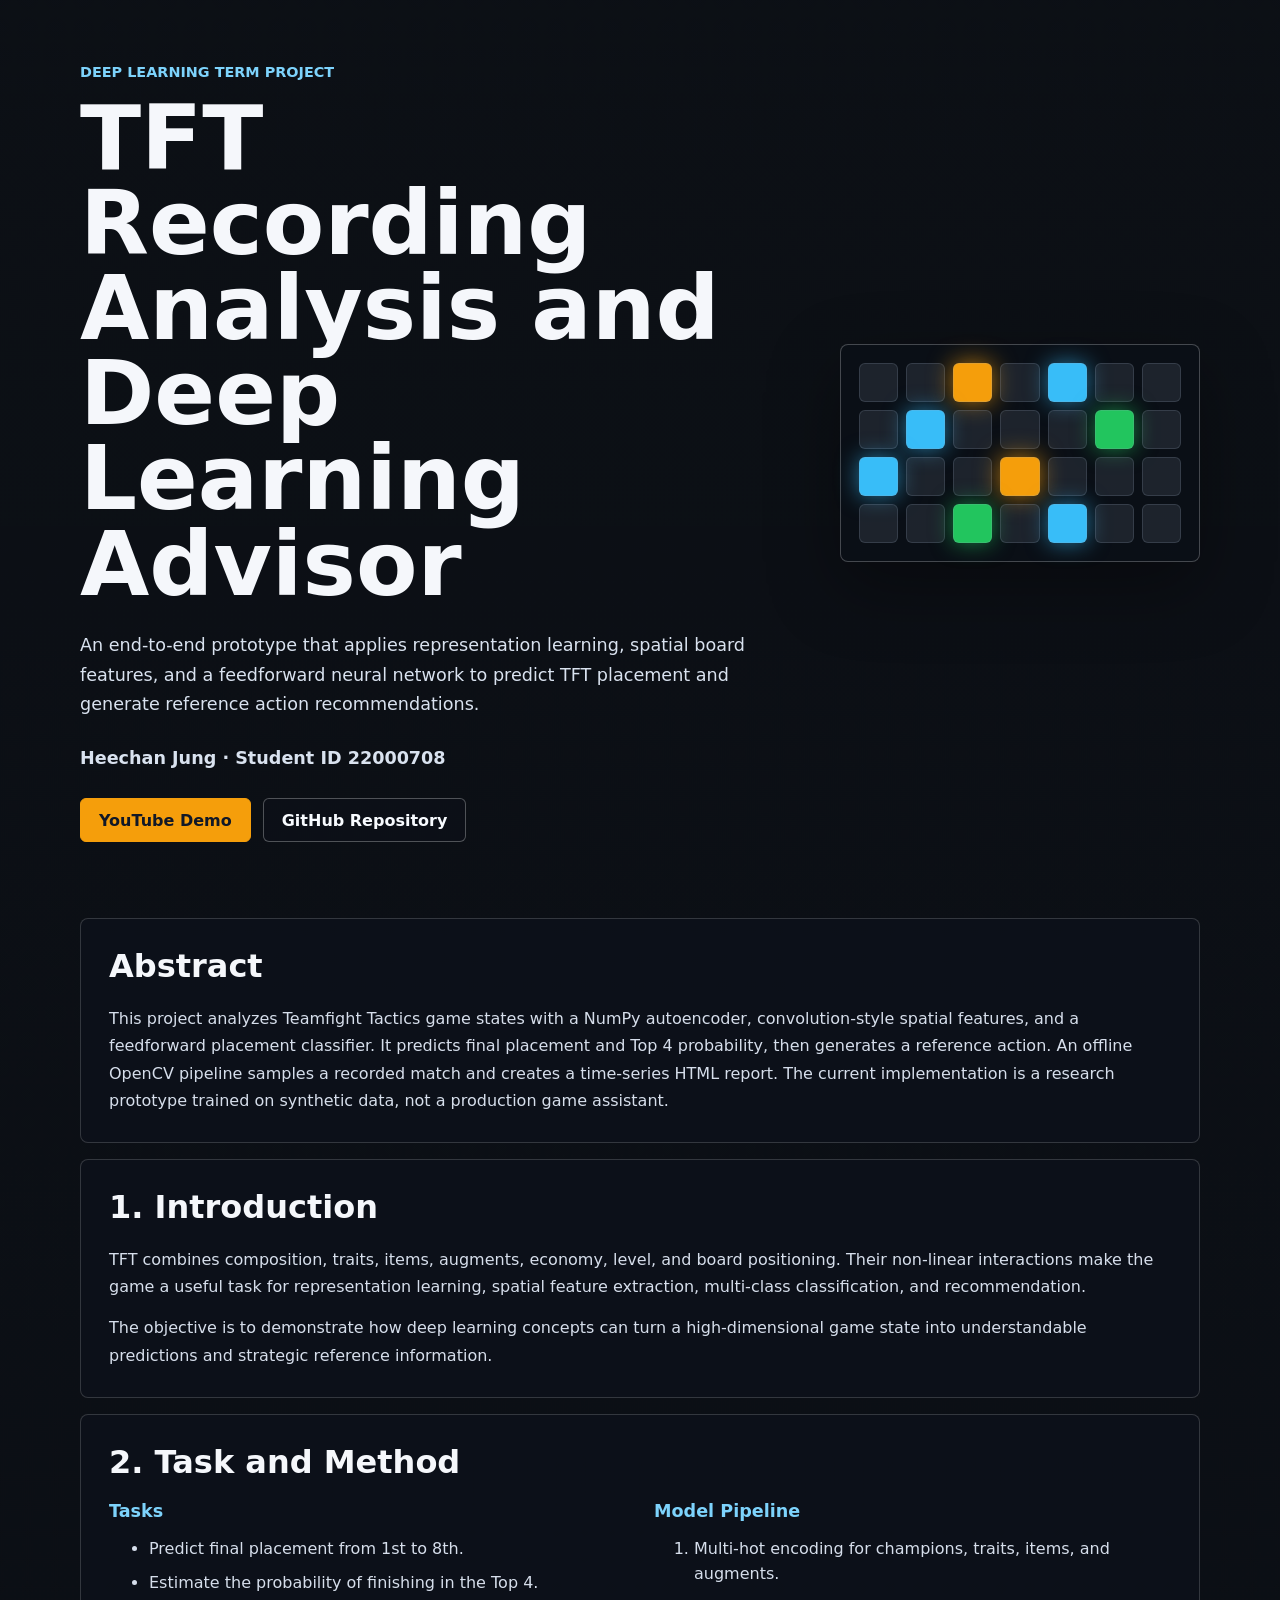
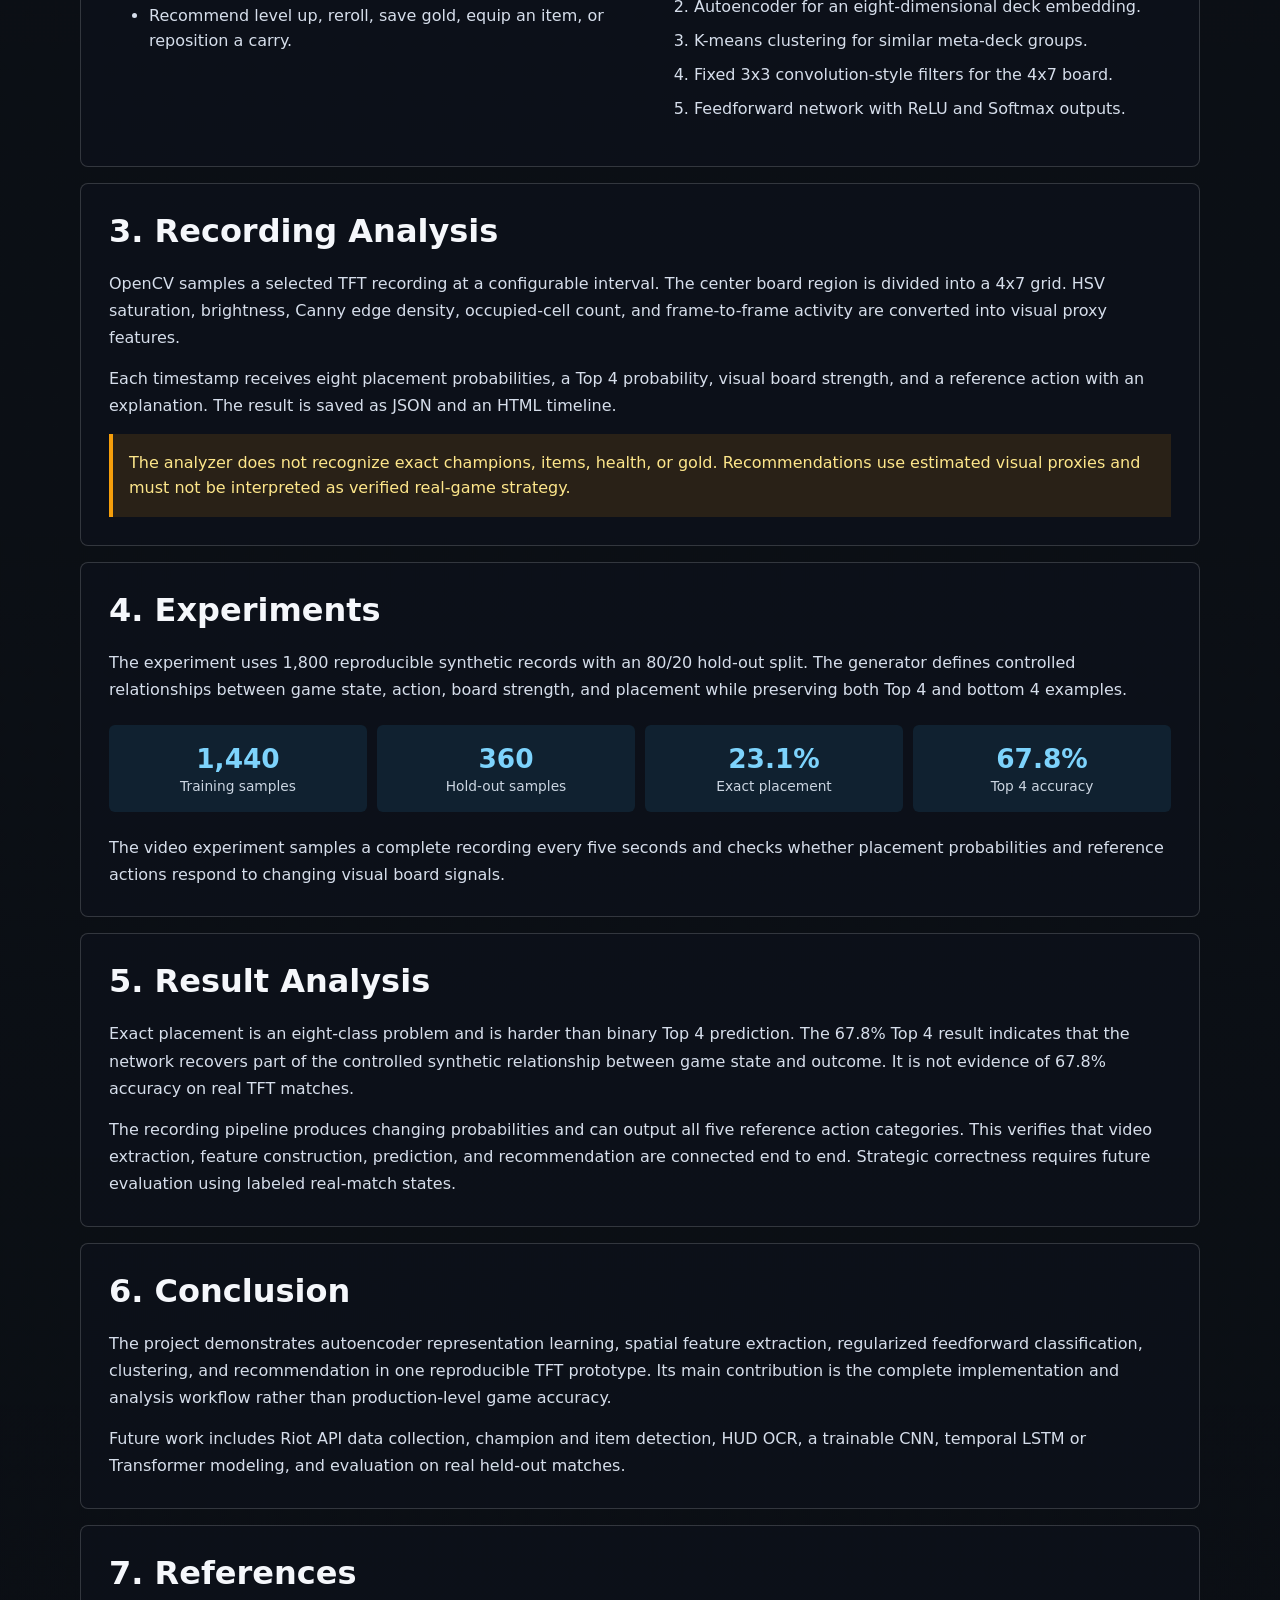
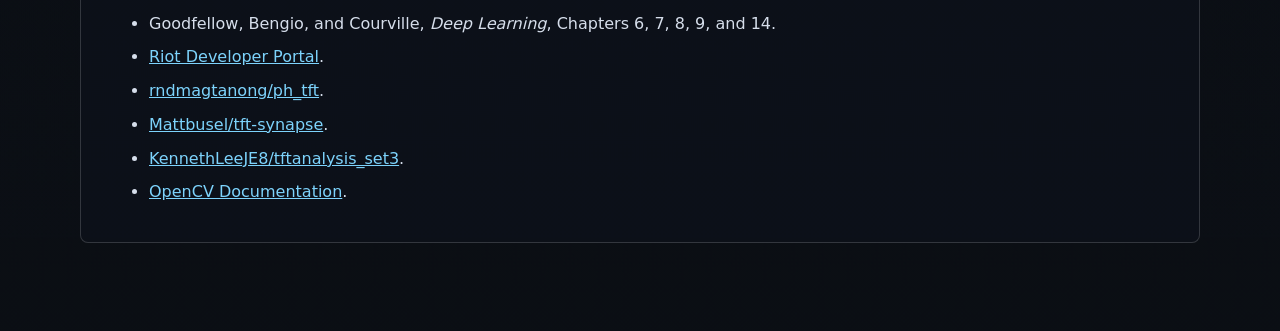
<file: index.html>
<!doctype html>
<html lang="en">
  <head>
    <meta charset="utf-8" />
    <meta name="viewport" content="width=device-width, initial-scale=1" />
    <title>TFT Recording Analysis and Deep Learning Advisor</title>
    <link rel="stylesheet" href="styles.css" />
  </head>
  <body>
    <main>
      <section class="hero">
        <div class="hero-copy">
          <p class="eyebrow">Deep Learning Term Project</p>
          <h1>TFT Recording Analysis and Deep Learning Advisor</h1>
          <p>
            An end-to-end prototype that applies representation learning,
            spatial board features, and a feedforward neural network to predict
            TFT placement and generate reference action recommendations.
          </p>
          <p class="student">Heechan Jung · Student ID 22000708</p>
          <div class="links">
            <a href="https://youtu.be/YOUR_VIDEO_ID">YouTube Demo</a>
            <a href="https://github.com/HISCHAN12/deeplearning">GitHub Repository</a>
          </div>
        </div>
        <div class="board" aria-label="TFT board visualization">
          <span></span><span></span><span class="unit carry"></span><span></span><span class="unit"></span><span></span><span></span>
          <span></span><span class="unit"></span><span></span><span></span><span></span><span class="unit tank"></span><span></span>
          <span class="unit"></span><span></span><span></span><span class="unit carry"></span><span></span><span></span><span></span>
          <span></span><span></span><span class="unit tank"></span><span></span><span class="unit"></span><span></span><span></span>
        </div>
      </section>

      <section class="paper">
        <article>
          <h2>Abstract</h2>
          <p>
            This project analyzes Teamfight Tactics game states with a NumPy
            autoencoder, convolution-style spatial features, and a feedforward
            placement classifier. It predicts final placement and Top 4
            probability, then generates a reference action. An offline OpenCV
            pipeline samples a recorded match and creates a time-series HTML
            report. The current implementation is a research prototype trained
            on synthetic data, not a production game assistant.
          </p>
        </article>

        <article>
          <h2>1. Introduction</h2>
          <p>
            TFT combines composition, traits, items, augments, economy, level,
            and board positioning. Their non-linear interactions make the game
            a useful task for representation learning, spatial feature
            extraction, multi-class classification, and recommendation.
          </p>
          <p>
            The objective is to demonstrate how deep learning concepts can turn
            a high-dimensional game state into understandable predictions and
            strategic reference information.
          </p>
        </article>

        <article>
          <h2>2. Task and Method</h2>
          <div class="columns">
            <div>
              <h3>Tasks</h3>
              <ul>
                <li>Predict final placement from 1st to 8th.</li>
                <li>Estimate the probability of finishing in the Top 4.</li>
                <li>Recommend level up, reroll, save gold, equip an item, or reposition a carry.</li>
              </ul>
            </div>
            <div>
              <h3>Model Pipeline</h3>
              <ol>
                <li>Multi-hot encoding for champions, traits, items, and augments.</li>
                <li>Autoencoder for an eight-dimensional deck embedding.</li>
                <li>K-means clustering for similar meta-deck groups.</li>
                <li>Fixed 3x3 convolution-style filters for the 4x7 board.</li>
                <li>Feedforward network with ReLU and Softmax outputs.</li>
              </ol>
            </div>
          </div>
        </article>

        <article>
          <h2>3. Recording Analysis</h2>
          <p>
            OpenCV samples a selected TFT recording at a configurable interval.
            The center board region is divided into a 4x7 grid. HSV saturation,
            brightness, Canny edge density, occupied-cell count, and
            frame-to-frame activity are converted into visual proxy features.
          </p>
          <p>
            Each timestamp receives eight placement probabilities, a Top 4
            probability, visual board strength, and a reference action with an
            explanation. The result is saved as JSON and an HTML timeline.
          </p>
          <div class="notice">
            The analyzer does not recognize exact champions, items, health, or
            gold. Recommendations use estimated visual proxies and must not be
            interpreted as verified real-game strategy.
          </div>
        </article>

        <article>
          <h2>4. Experiments</h2>
          <p>
            The experiment uses 1,800 reproducible synthetic records with an
            80/20 hold-out split. The generator defines controlled relationships
            between game state, action, board strength, and placement while
            preserving both Top 4 and bottom 4 examples.
          </p>
          <div class="metrics">
            <div><strong>1,440</strong><span>Training samples</span></div>
            <div><strong>360</strong><span>Hold-out samples</span></div>
            <div><strong>23.1%</strong><span>Exact placement</span></div>
            <div><strong>67.8%</strong><span>Top 4 accuracy</span></div>
          </div>
          <p>
            The video experiment samples a complete recording every five
            seconds and checks whether placement probabilities and reference
            actions respond to changing visual board signals.
          </p>
        </article>

        <article>
          <h2>5. Result Analysis</h2>
          <p>
            Exact placement is an eight-class problem and is harder than binary
            Top 4 prediction. The 67.8% Top 4 result indicates that the network
            recovers part of the controlled synthetic relationship between
            game state and outcome. It is not evidence of 67.8% accuracy on
            real TFT matches.
          </p>
          <p>
            The recording pipeline produces changing probabilities and can
            output all five reference action categories. This verifies that
            video extraction, feature construction, prediction, and
            recommendation are connected end to end. Strategic correctness
            requires future evaluation using labeled real-match states.
          </p>
        </article>

        <article>
          <h2>6. Conclusion</h2>
          <p>
            The project demonstrates autoencoder representation learning,
            spatial feature extraction, regularized feedforward classification,
            clustering, and recommendation in one reproducible TFT prototype.
            Its main contribution is the complete implementation and analysis
            workflow rather than production-level game accuracy.
          </p>
          <p>
            Future work includes Riot API data collection, champion and item
            detection, HUD OCR, a trainable CNN, temporal LSTM or Transformer
            modeling, and evaluation on real held-out matches.
          </p>
        </article>

        <article>
          <h2>7. References</h2>
          <ul class="references">
            <li>Goodfellow, Bengio, and Courville, <em>Deep Learning</em>, Chapters 6, 7, 8, 9, and 14.</li>
            <li><a href="https://developer.riotgames.com/">Riot Developer Portal</a>.</li>
            <li><a href="https://github.com/rndmagtanong/ph_tft">rndmagtanong/ph_tft</a>.</li>
            <li><a href="https://github.com/Mattbusel/tft-synapse">Mattbusel/tft-synapse</a>.</li>
            <li><a href="https://github.com/KennethLeeJE8/tftanalysis_set3">KennethLeeJE8/tftanalysis_set3</a>.</li>
            <li><a href="https://docs.opencv.org/">OpenCV Documentation</a>.</li>
          </ul>
        </article>
      </section>
    </main>
  </body>
</html>
</file>
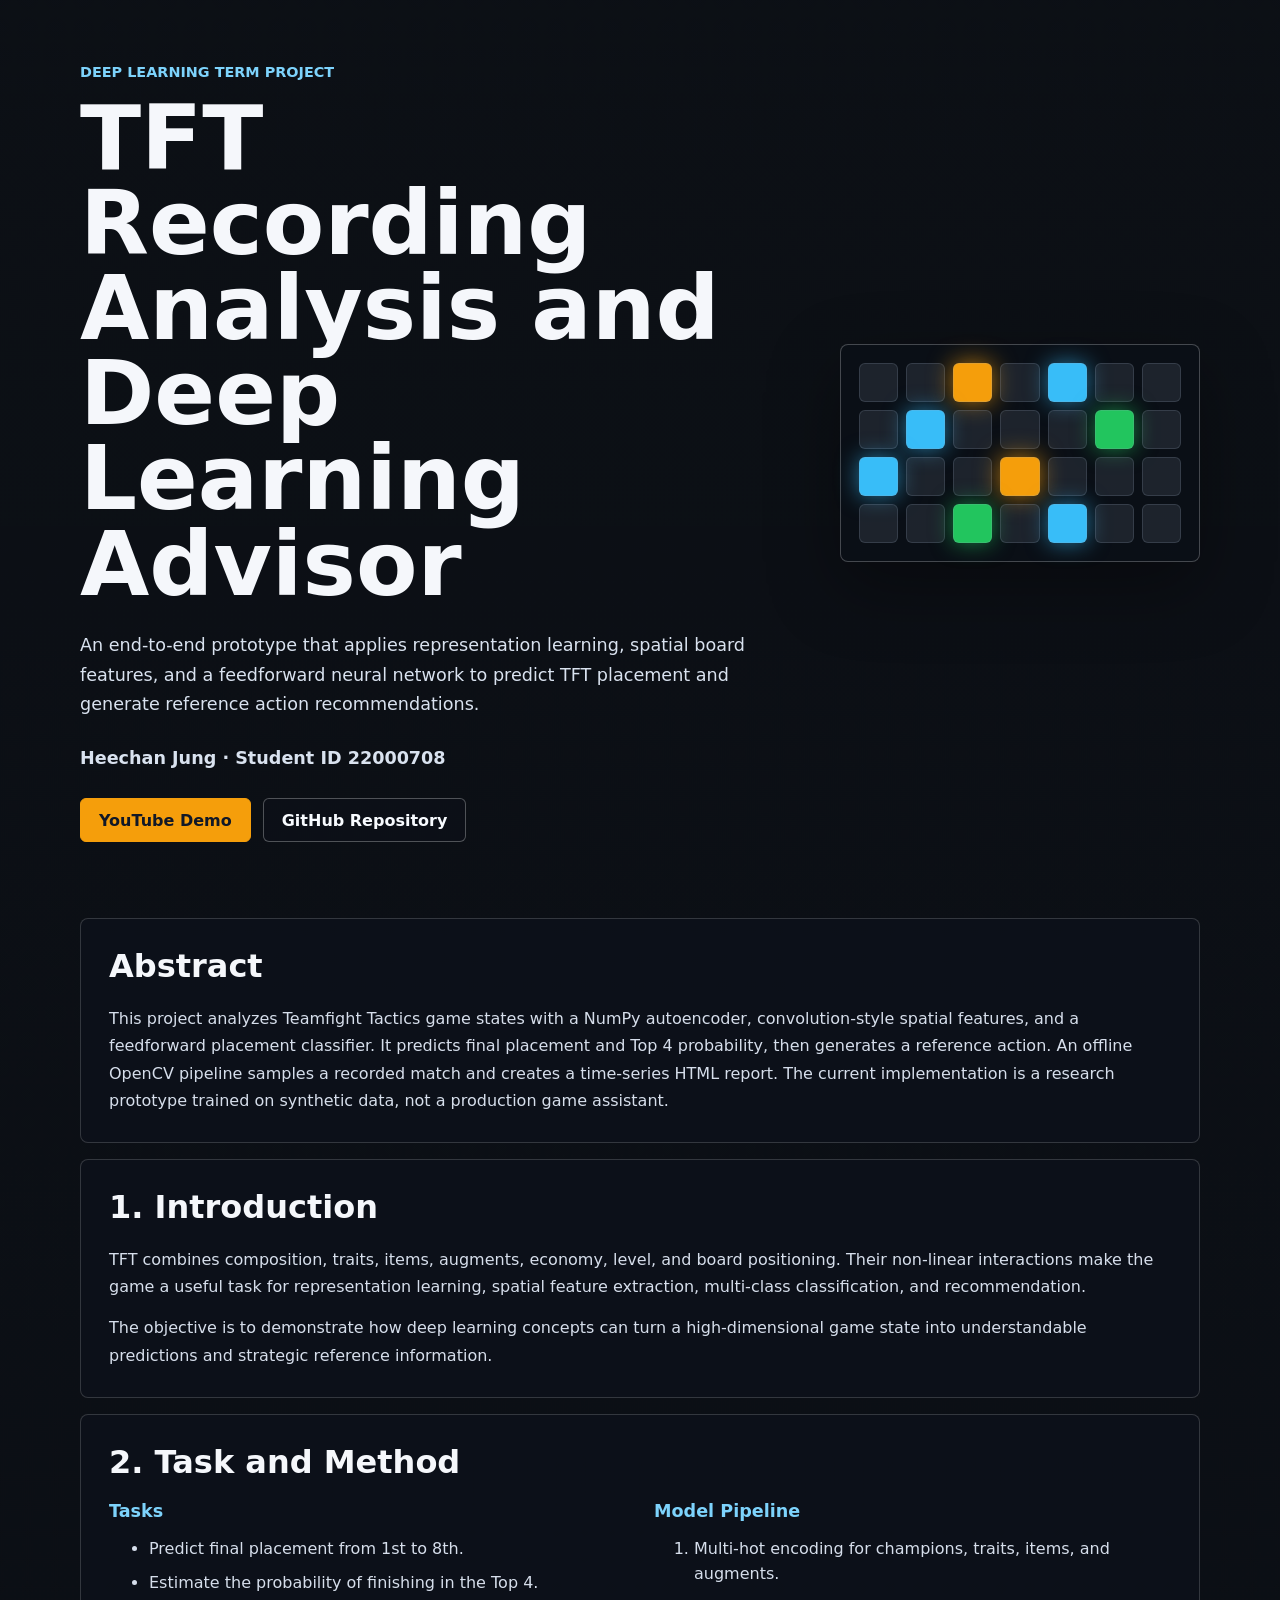
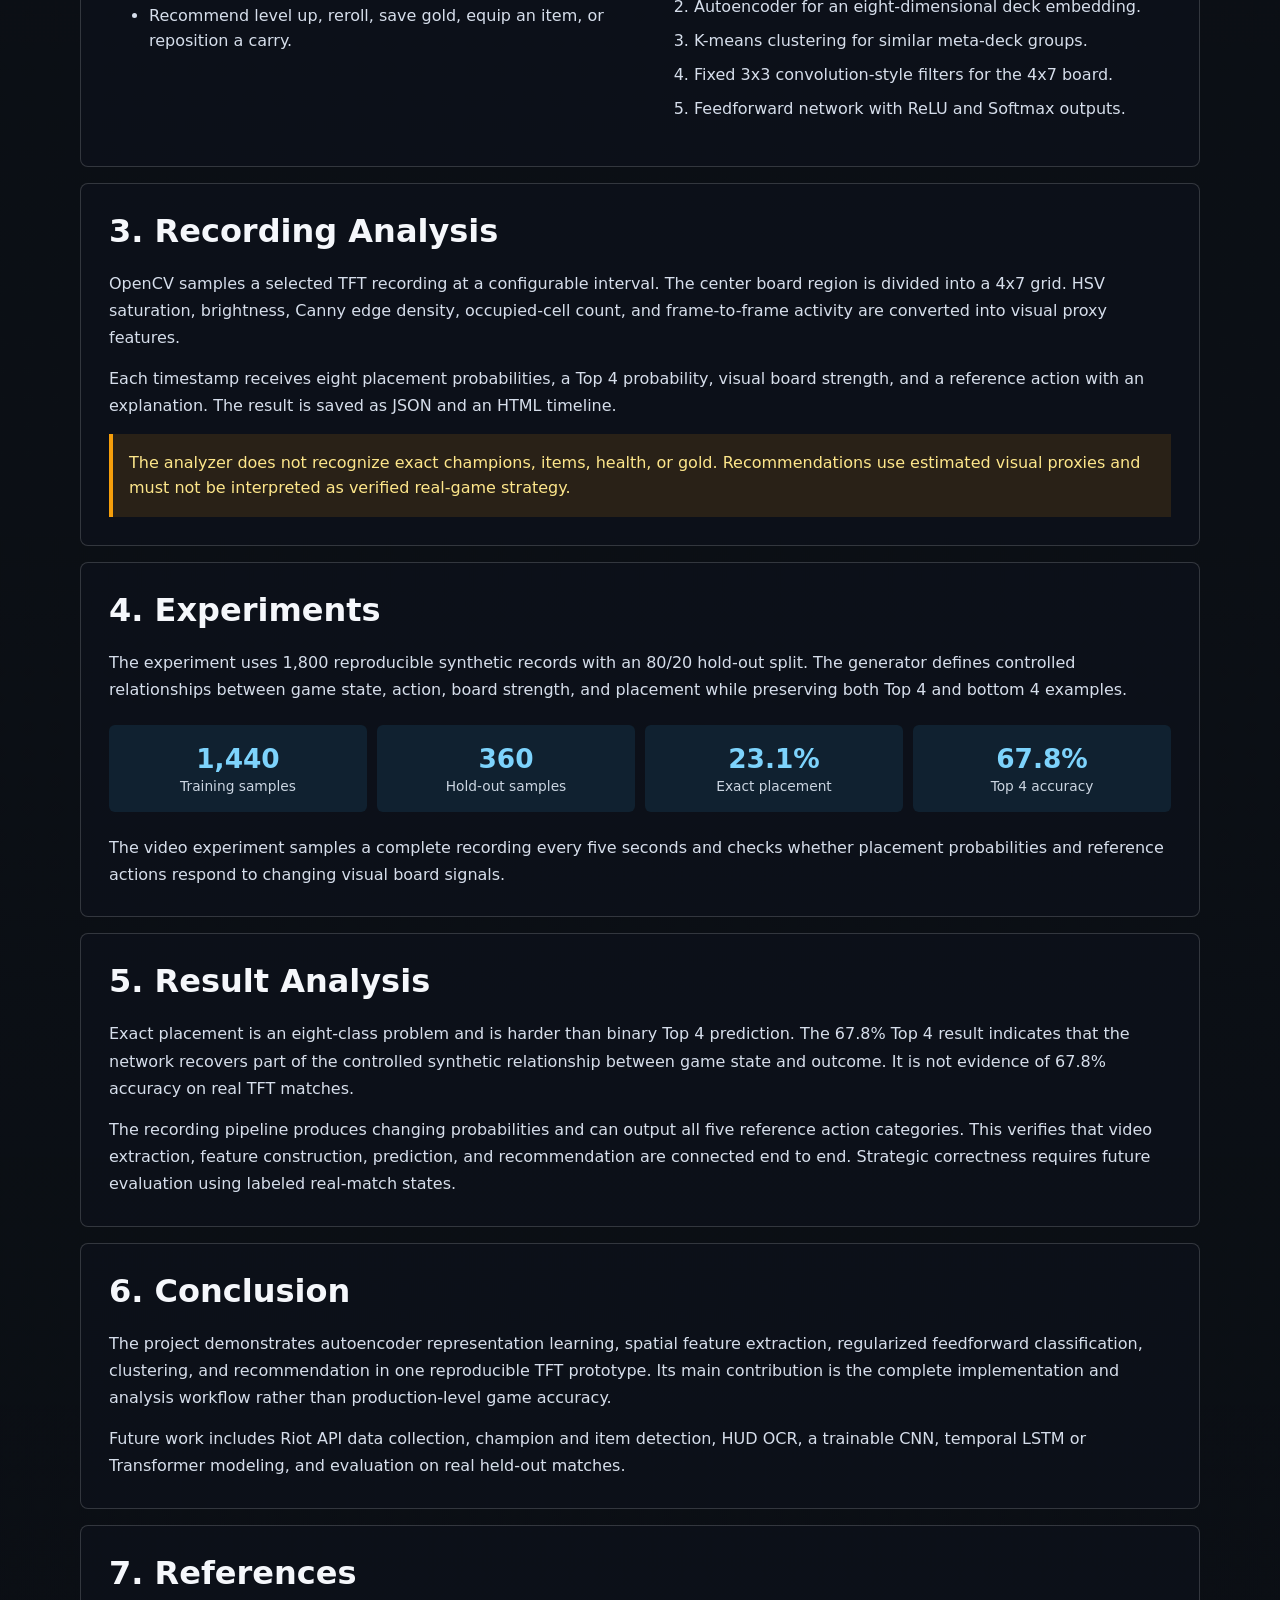
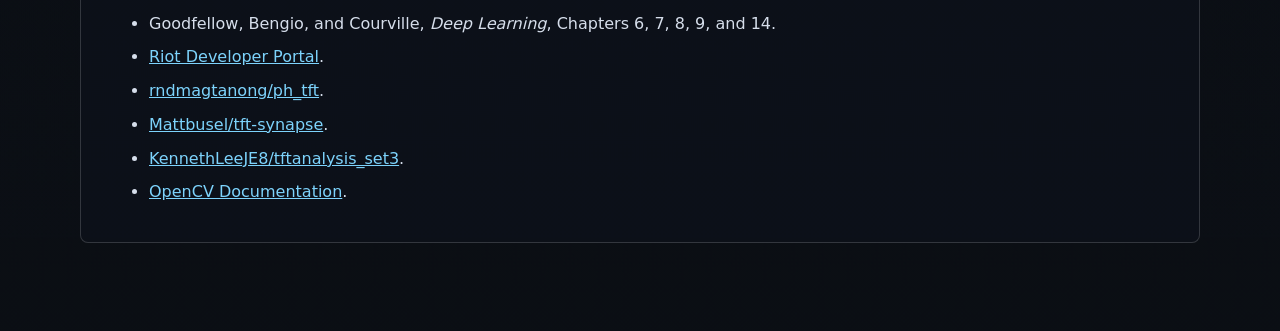
<file: project/index.html>
<!doctype html>
<html lang="en">
  <head>
    <meta charset="utf-8" />
    <meta name="viewport" content="width=device-width, initial-scale=1" />
    <title>TFT Recording Analysis and Deep Learning Advisor</title>
    <link rel="stylesheet" href="styles.css" />
  </head>
  <body>
    <main>
      <section class="hero">
        <div class="hero-copy">
          <p class="eyebrow">Deep Learning Term Project</p>
          <h1>TFT Recording Analysis and Deep Learning Advisor</h1>
          <p>
            An end-to-end prototype that applies representation learning,
            spatial board features, and a feedforward neural network to predict
            TFT placement and generate reference action recommendations.
          </p>
          <p class="student">Heechan Jung · Student ID 22000708</p>
          <div class="links">
            <a href="https://www.youtube.com/watch?v=1gKApD5DP4Q">YouTube Demo</a>
            <a href="https://github.com/HISCHAN12/deeplearning">GitHub Repository</a>
          </div>
        </div>
        <div class="board" aria-label="TFT board visualization">
          <span></span><span></span><span class="unit carry"></span><span></span><span class="unit"></span><span></span><span></span>
          <span></span><span class="unit"></span><span></span><span></span><span></span><span class="unit tank"></span><span></span>
          <span class="unit"></span><span></span><span></span><span class="unit carry"></span><span></span><span></span><span></span>
          <span></span><span></span><span class="unit tank"></span><span></span><span class="unit"></span><span></span><span></span>
        </div>
      </section>

      <section class="paper">
        <article>
          <h2>Abstract</h2>
          <p>
            This project analyzes Teamfight Tactics game states with a NumPy
            autoencoder, convolution-style spatial features, and a feedforward
            placement classifier. It predicts final placement and Top 4
            probability, then generates a reference action. An offline OpenCV
            pipeline samples a recorded match and creates a time-series HTML
            report. The current implementation is a research prototype trained
            on synthetic data, not a production game assistant.
          </p>
        </article>

        <article>
          <h2>1. Introduction</h2>
          <p>
            TFT combines composition, traits, items, augments, economy, level,
            and board positioning. Their non-linear interactions make the game
            a useful task for representation learning, spatial feature
            extraction, multi-class classification, and recommendation.
          </p>
          <p>
            The objective is to demonstrate how deep learning concepts can turn
            a high-dimensional game state into understandable predictions and
            strategic reference information.
          </p>
        </article>

        <article>
          <h2>2. Task and Method</h2>
          <div class="columns">
            <div>
              <h3>Tasks</h3>
              <ul>
                <li>Predict final placement from 1st to 8th.</li>
                <li>Estimate the probability of finishing in the Top 4.</li>
                <li>Recommend level up, reroll, save gold, equip an item, or reposition a carry.</li>
              </ul>
            </div>
            <div>
              <h3>Model Pipeline</h3>
              <ol>
                <li>Multi-hot encoding for champions, traits, items, and augments.</li>
                <li>Autoencoder for an eight-dimensional deck embedding.</li>
                <li>K-means clustering for similar meta-deck groups.</li>
                <li>Fixed 3x3 convolution-style filters for the 4x7 board.</li>
                <li>Feedforward network with ReLU and Softmax outputs.</li>
              </ol>
            </div>
          </div>
        </article>

        <article>
          <h2>3. Recording Analysis</h2>
          <p>
            OpenCV samples a selected TFT recording at a configurable interval.
            The center board region is divided into a 4x7 grid. HSV saturation,
            brightness, Canny edge density, occupied-cell count, and
            frame-to-frame activity are converted into visual proxy features.
          </p>
          <p>
            Each timestamp receives eight placement probabilities, a Top 4
            probability, visual board strength, and a reference action with an
            explanation. The result is saved as JSON and an HTML timeline.
          </p>
          <div class="notice">
            The analyzer does not recognize exact champions, items, health, or
            gold. Recommendations use estimated visual proxies and must not be
            interpreted as verified real-game strategy.
          </div>
        </article>

        <article>
          <h2>4. Experiments</h2>
          <p>
            The experiment uses 1,800 reproducible synthetic records with an
            80/20 hold-out split. The generator defines controlled relationships
            between game state, action, board strength, and placement while
            preserving both Top 4 and bottom 4 examples.
          </p>
          <div class="metrics">
            <div><strong>1,440</strong><span>Training samples</span></div>
            <div><strong>360</strong><span>Hold-out samples</span></div>
            <div><strong>23.1%</strong><span>Exact placement</span></div>
            <div><strong>67.8%</strong><span>Top 4 accuracy</span></div>
          </div>
          <p>
            The video experiment samples a complete recording every five
            seconds and checks whether placement probabilities and reference
            actions respond to changing visual board signals.
          </p>
        </article>

        <article>
          <h2>5. Result Analysis</h2>
          <p>
            Exact placement is an eight-class problem and is harder than binary
            Top 4 prediction. The 67.8% Top 4 result indicates that the network
            recovers part of the controlled synthetic relationship between
            game state and outcome. It is not evidence of 67.8% accuracy on
            real TFT matches.
          </p>
          <p>
            The recording pipeline produces changing probabilities and can
            output all five reference action categories. This verifies that
            video extraction, feature construction, prediction, and
            recommendation are connected end to end. Strategic correctness
            requires future evaluation using labeled real-match states.
          </p>
        </article>

        <article>
          <h2>6. Conclusion</h2>
          <p>
            The project demonstrates autoencoder representation learning,
            spatial feature extraction, regularized feedforward classification,
            clustering, and recommendation in one reproducible TFT prototype.
            Its main contribution is the complete implementation and analysis
            workflow rather than production-level game accuracy.
          </p>
          <p>
            Future work includes Riot API data collection, champion and item
            detection, HUD OCR, a trainable CNN, temporal LSTM or Transformer
            modeling, and evaluation on real held-out matches.
          </p>
        </article>

        <article>
          <h2>7. References</h2>
          <ul class="references">
            <li>Goodfellow, Bengio, and Courville, <em>Deep Learning</em>, Chapters 6, 7, 8, 9, and 14.</li>
            <li><a href="https://developer.riotgames.com/">Riot Developer Portal</a>.</li>
            <li><a href="https://github.com/rndmagtanong/ph_tft">rndmagtanong/ph_tft</a>.</li>
            <li><a href="https://github.com/Mattbusel/tft-synapse">Mattbusel/tft-synapse</a>.</li>
            <li><a href="https://github.com/KennethLeeJE8/tftanalysis_set3">KennethLeeJE8/tftanalysis_set3</a>.</li>
            <li><a href="https://docs.opencv.org/">OpenCV Documentation</a>.</li>
          </ul>
        </article>
      </section>
    </main>
  </body>
</html>
</file>
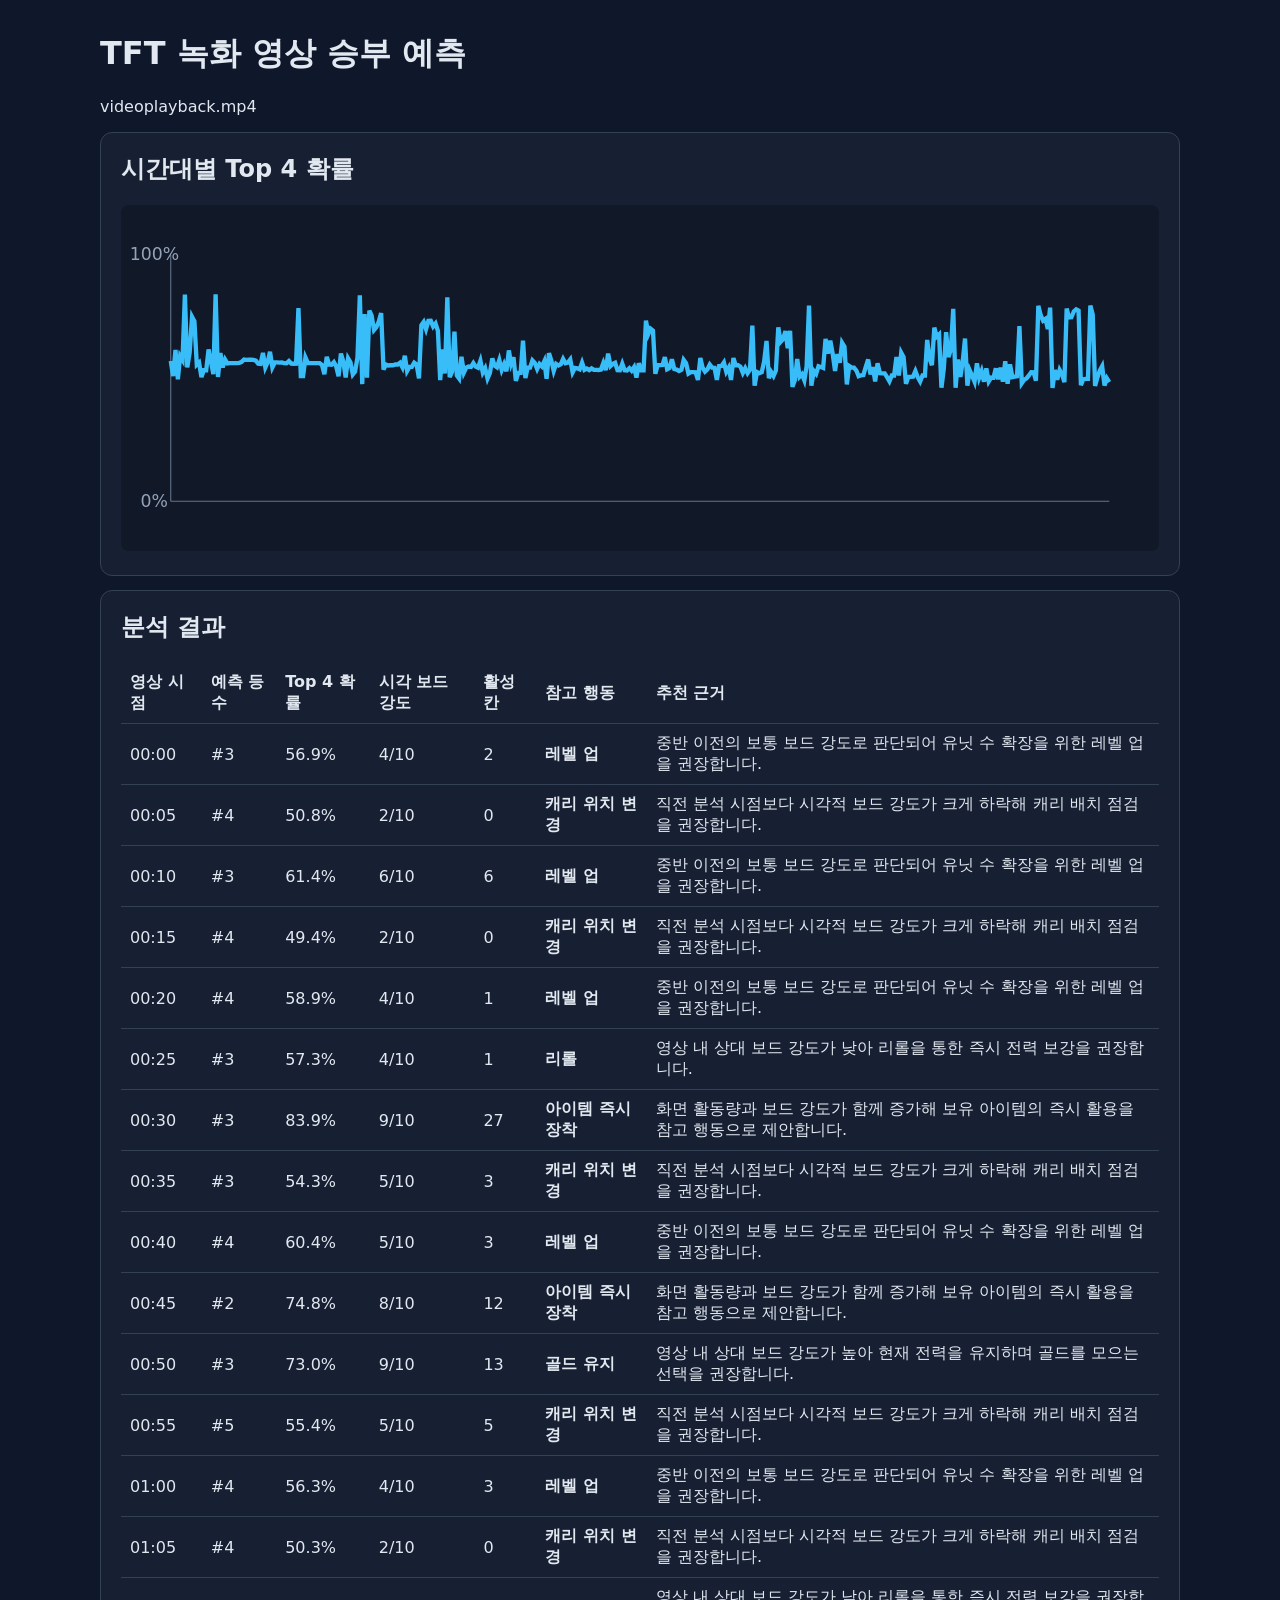
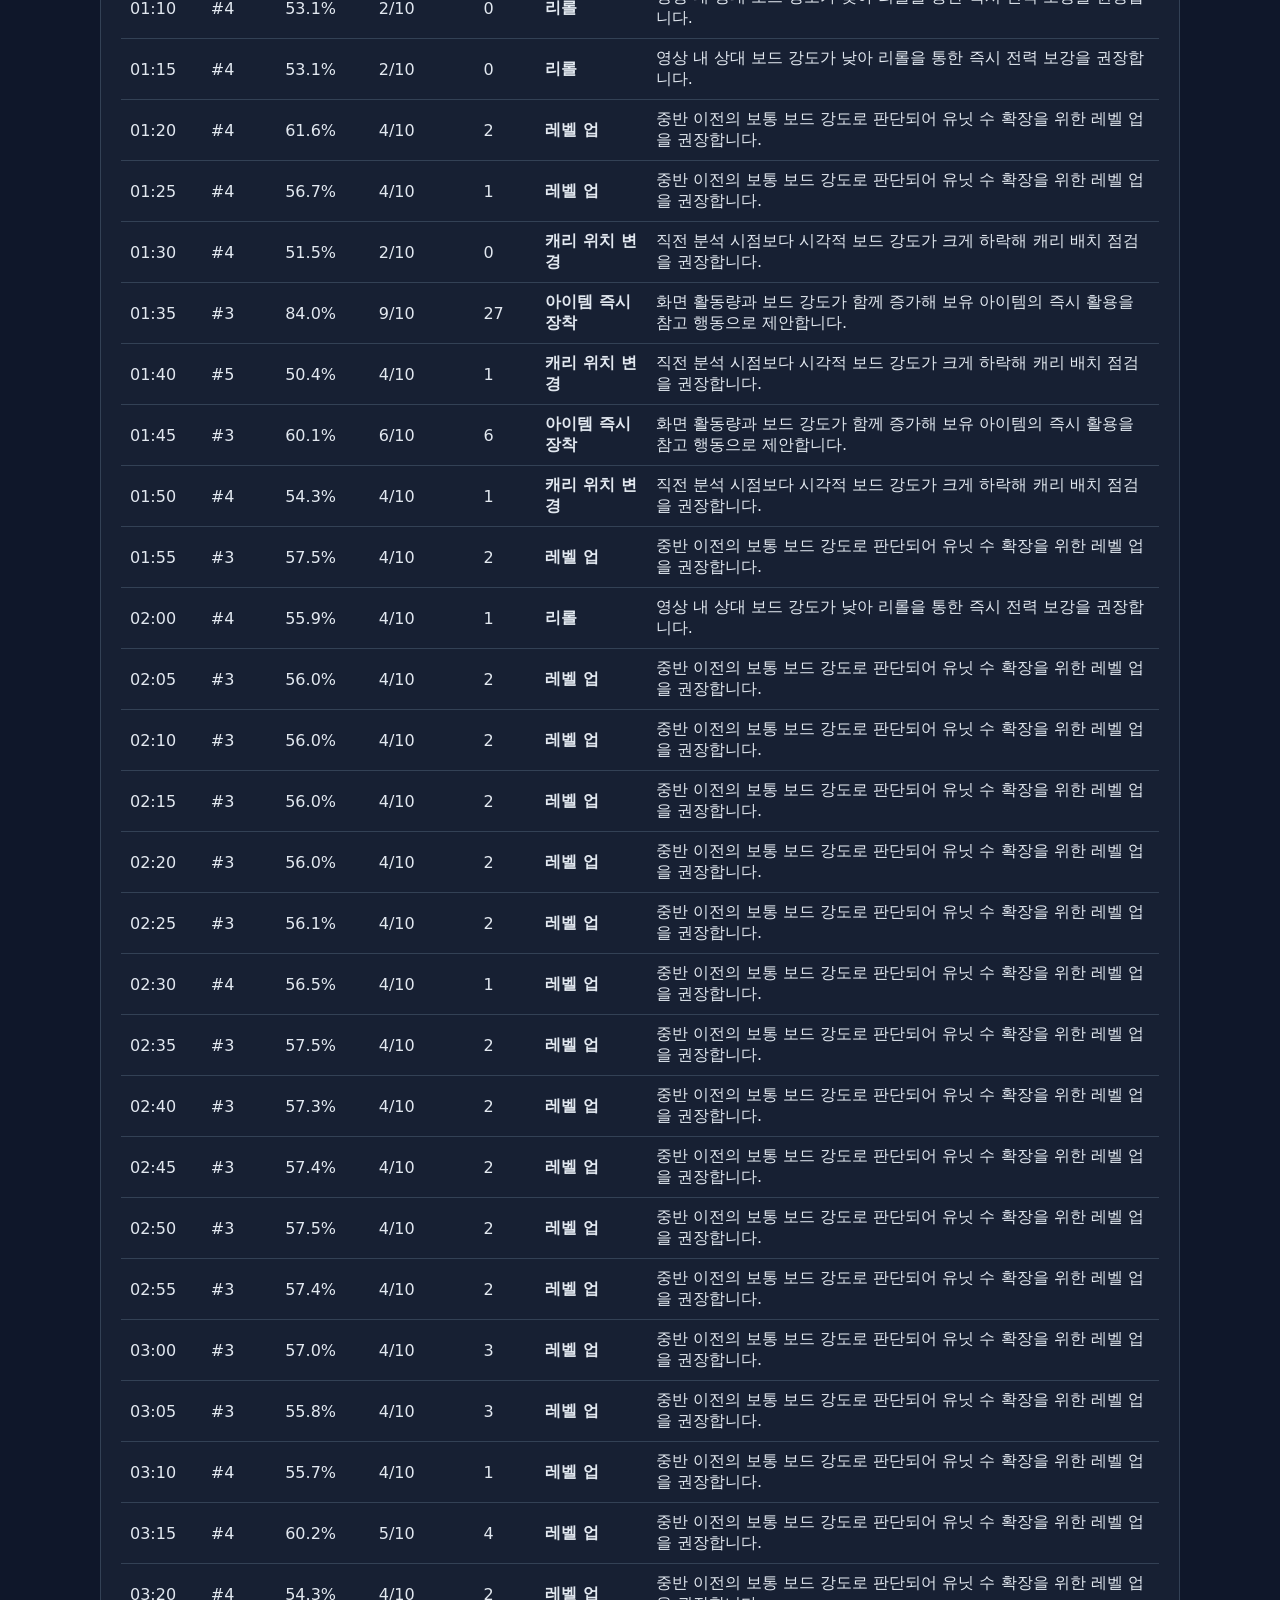
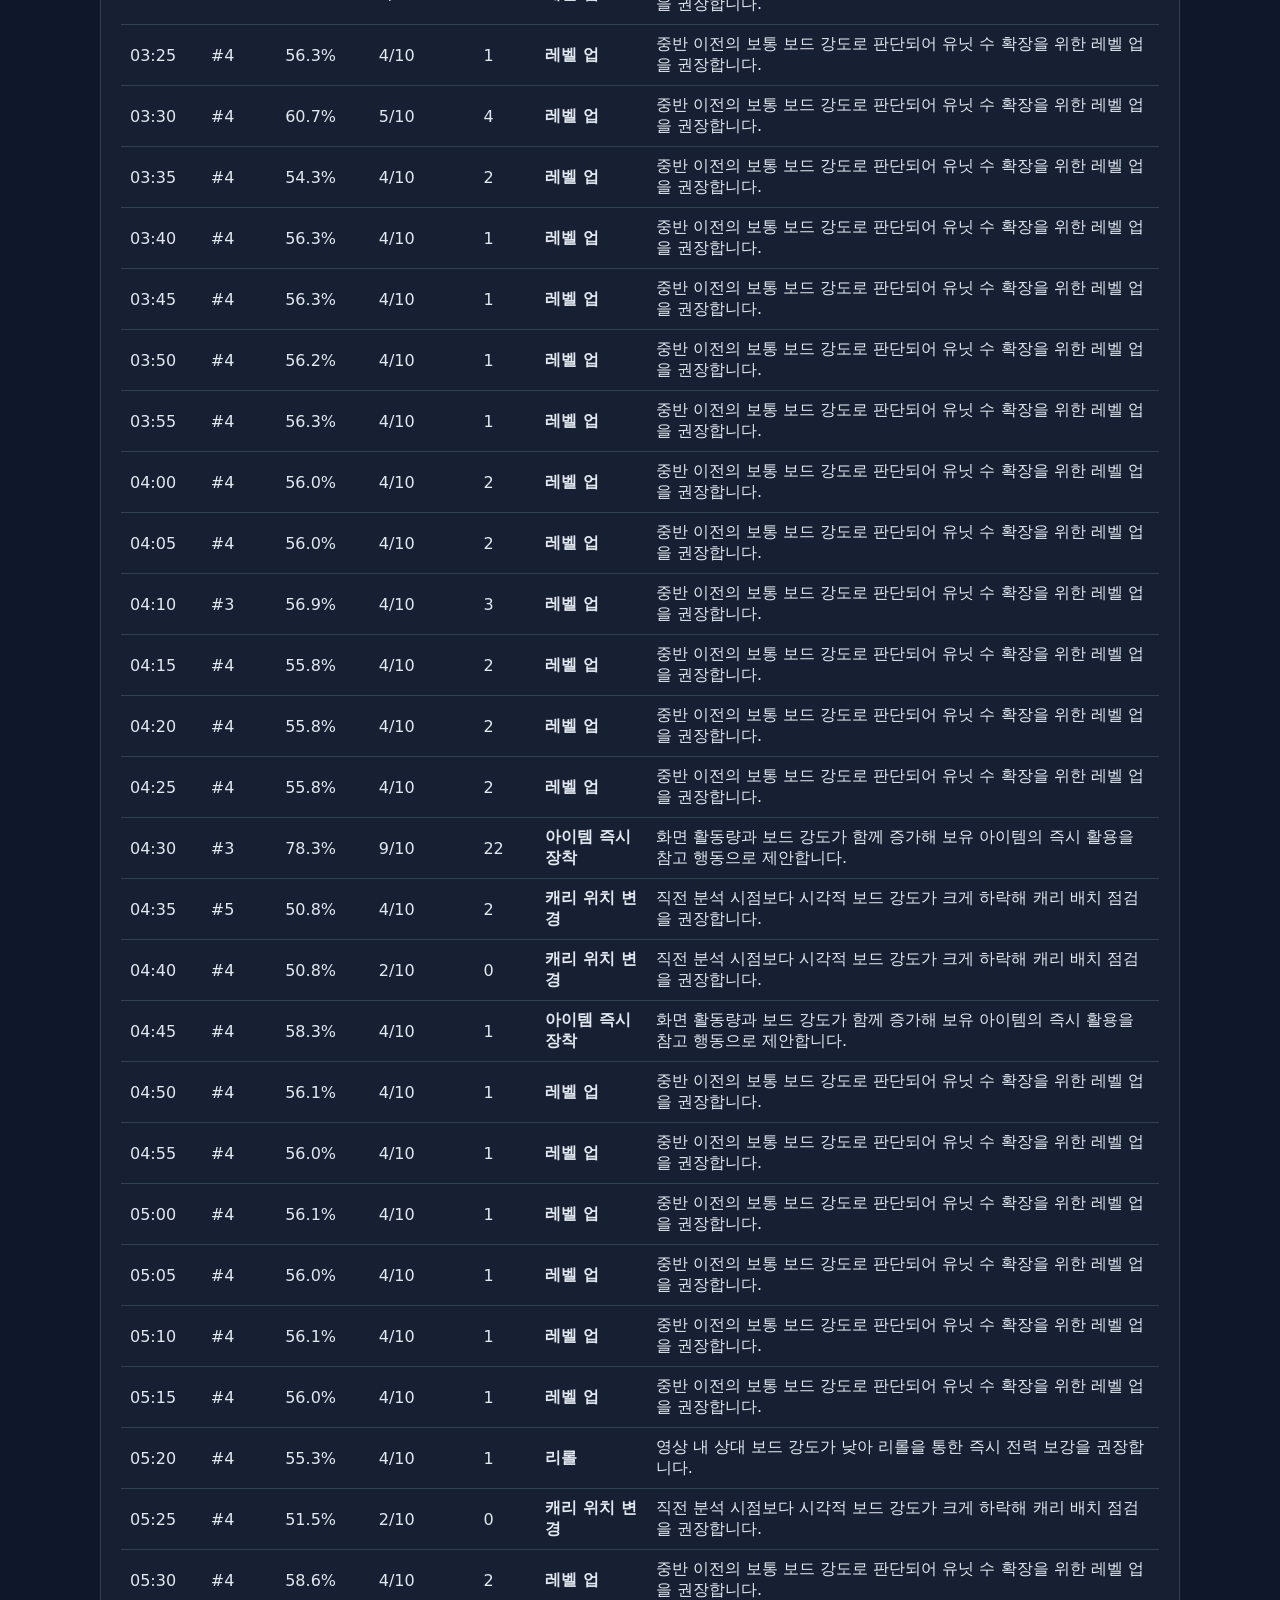
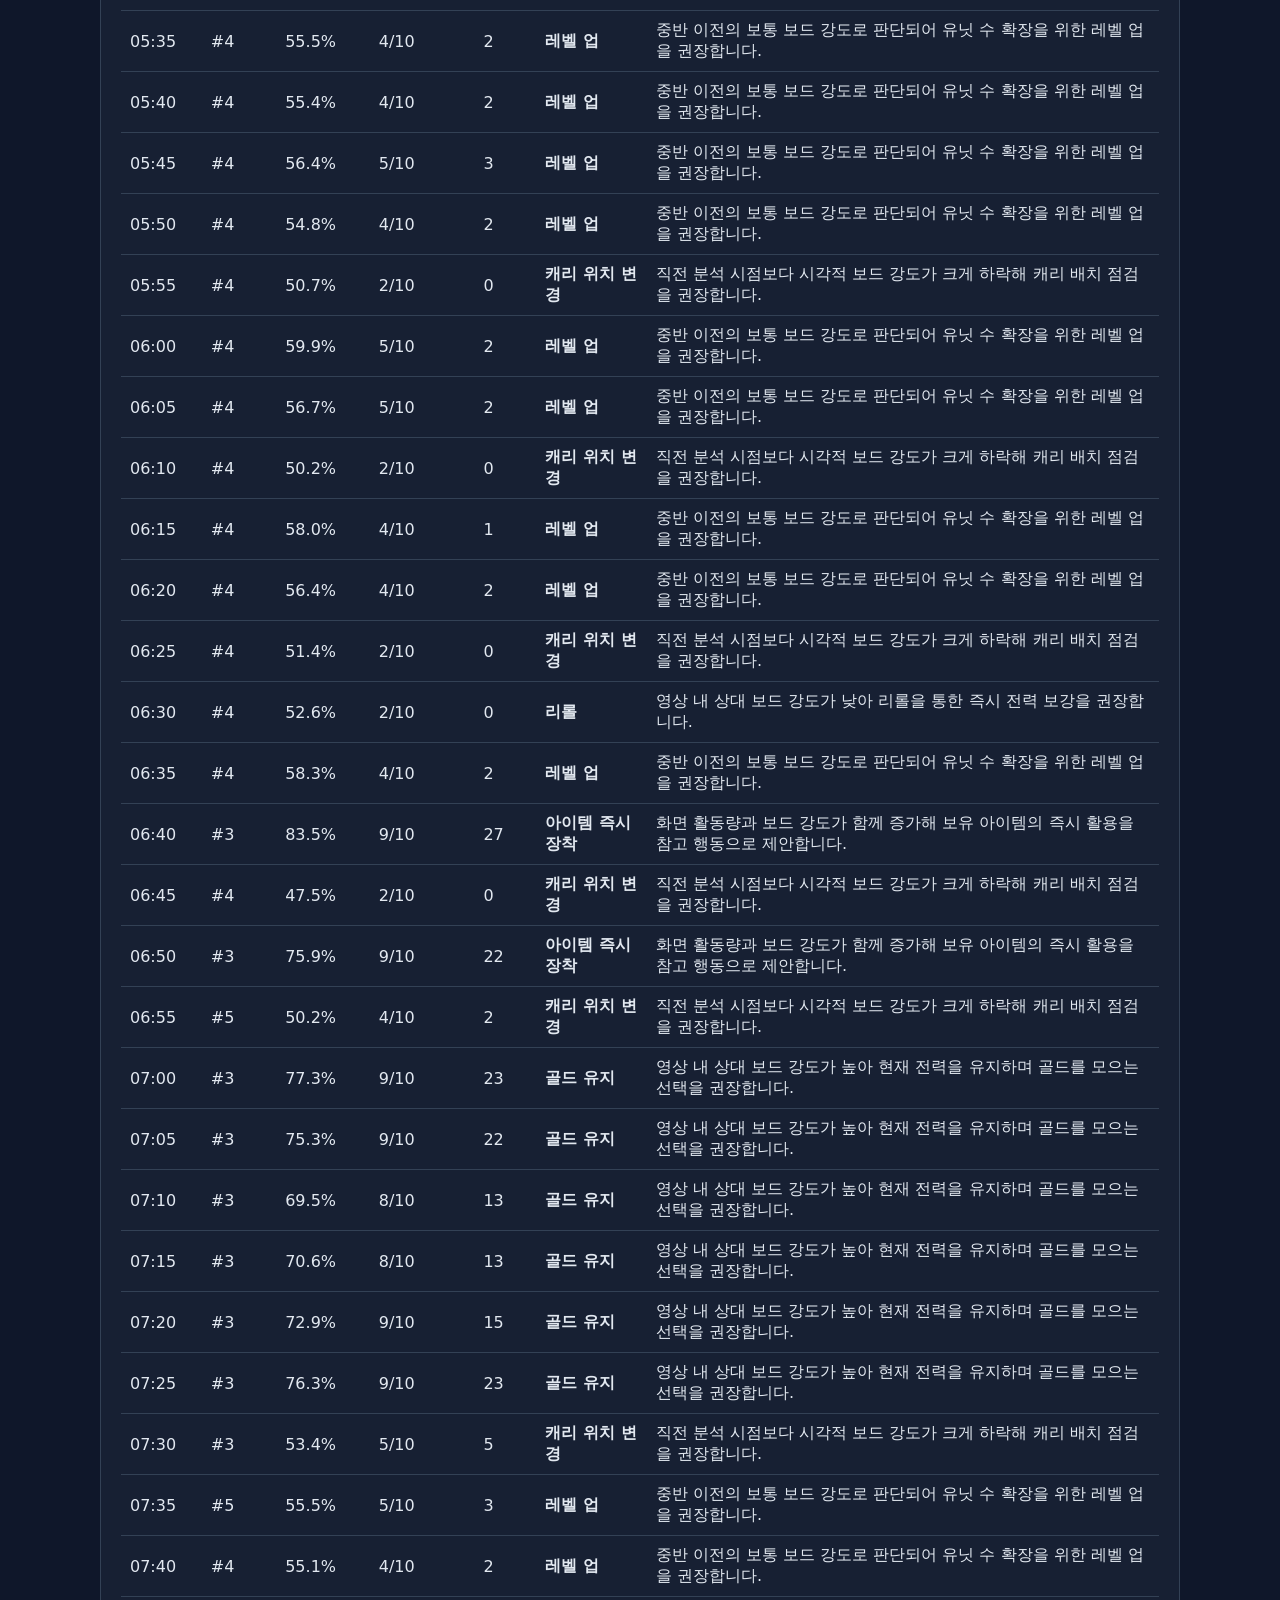
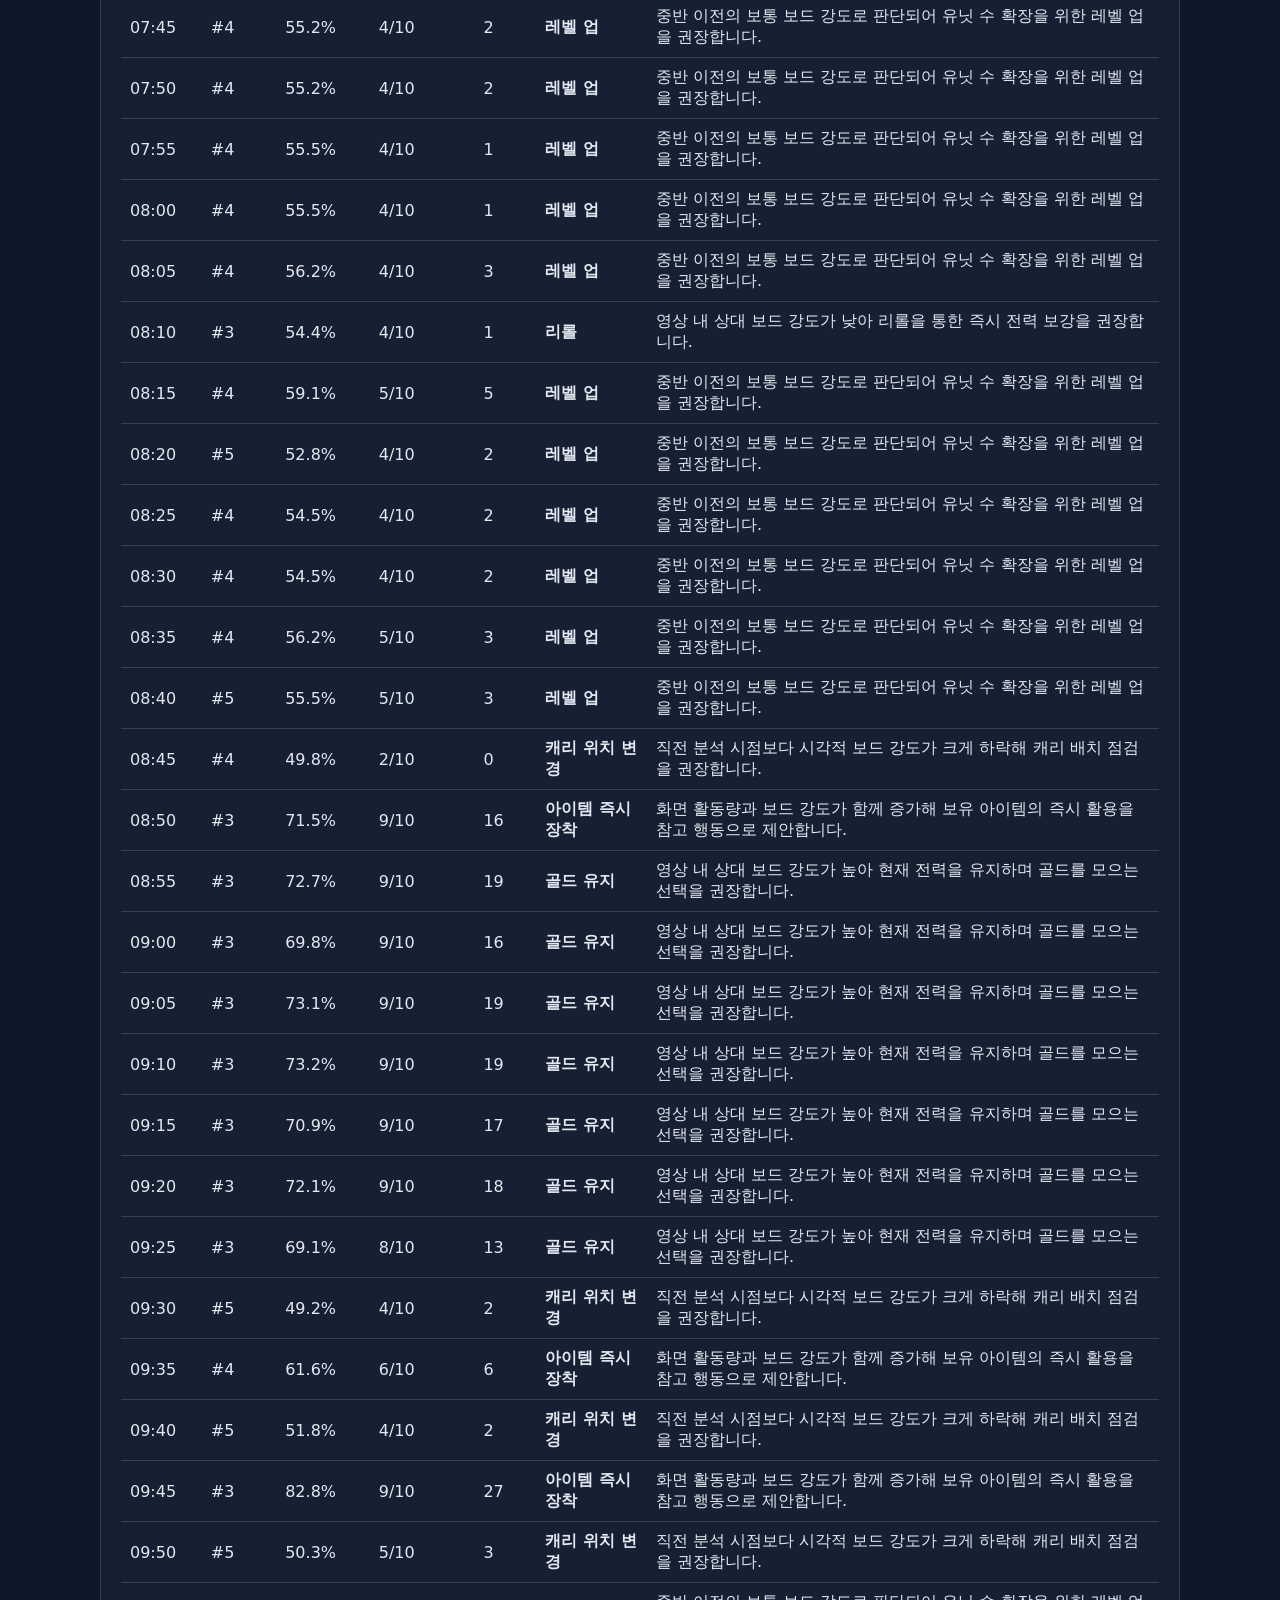
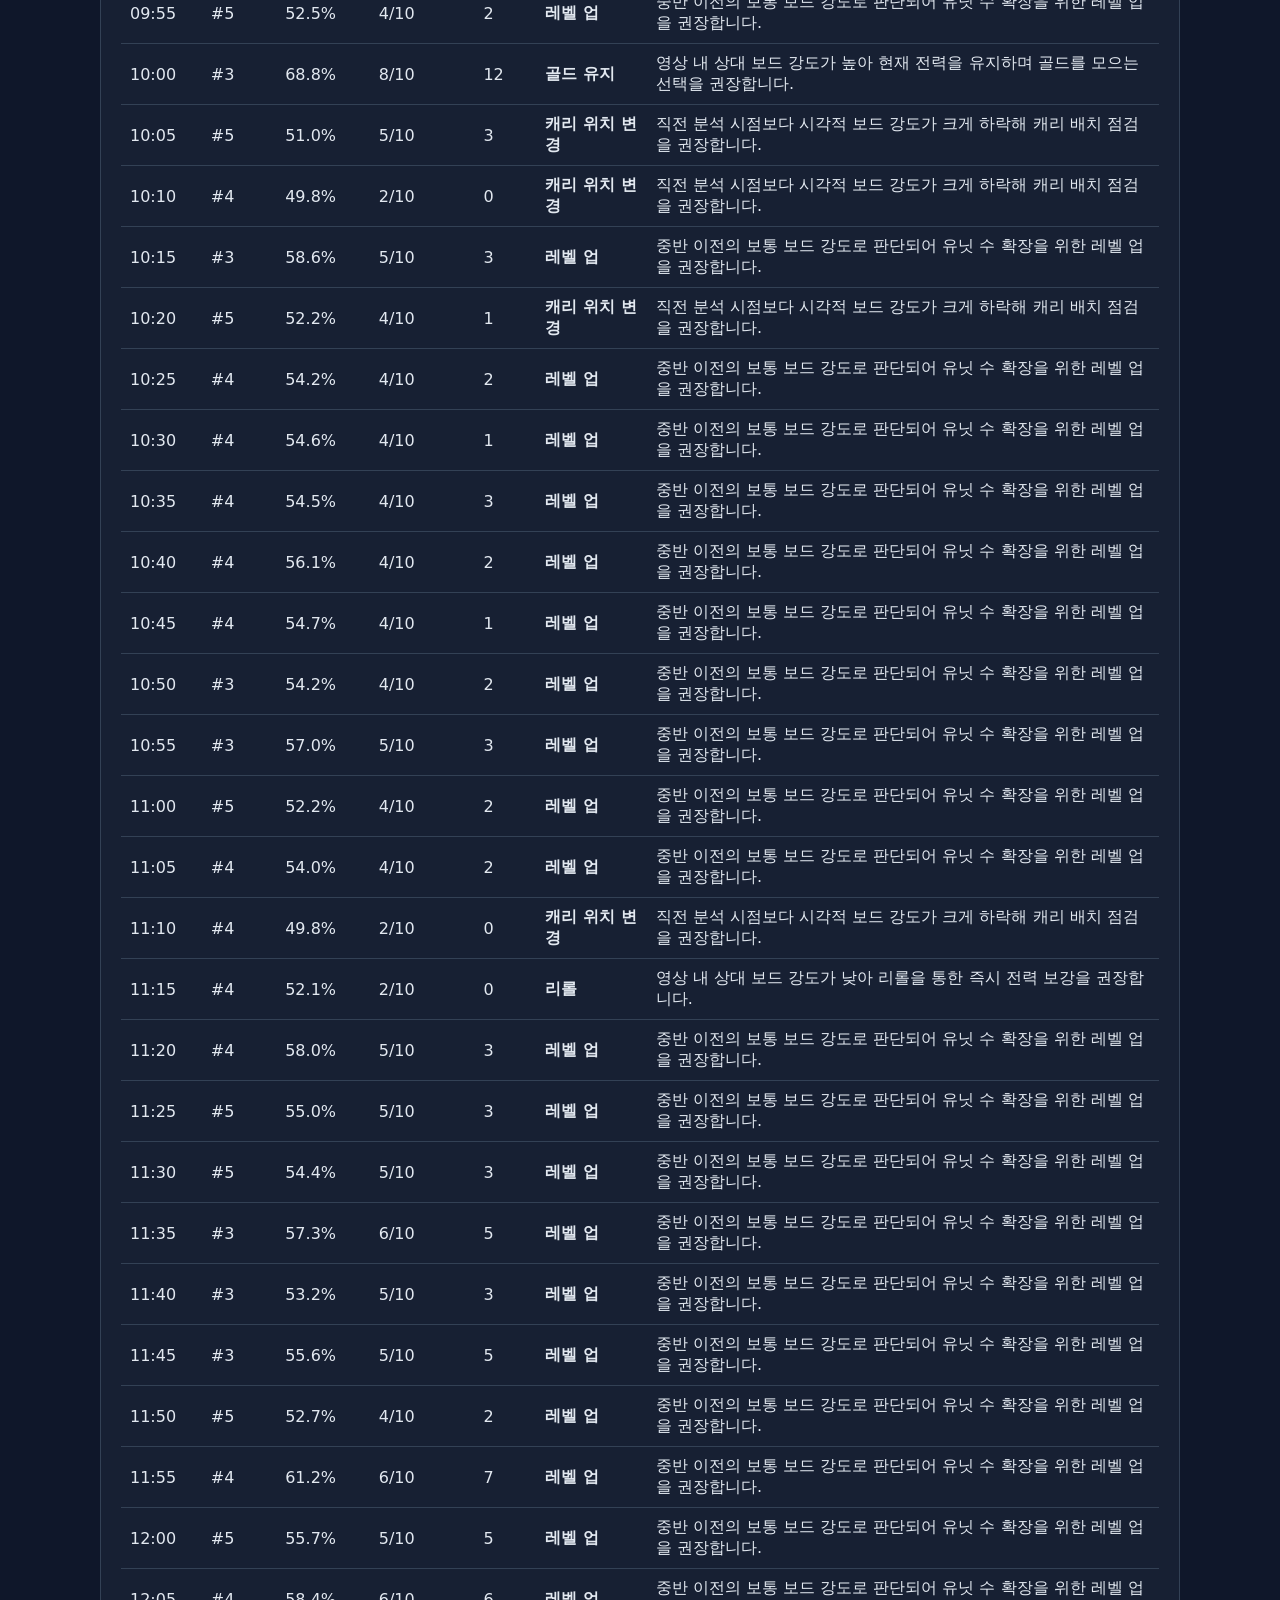
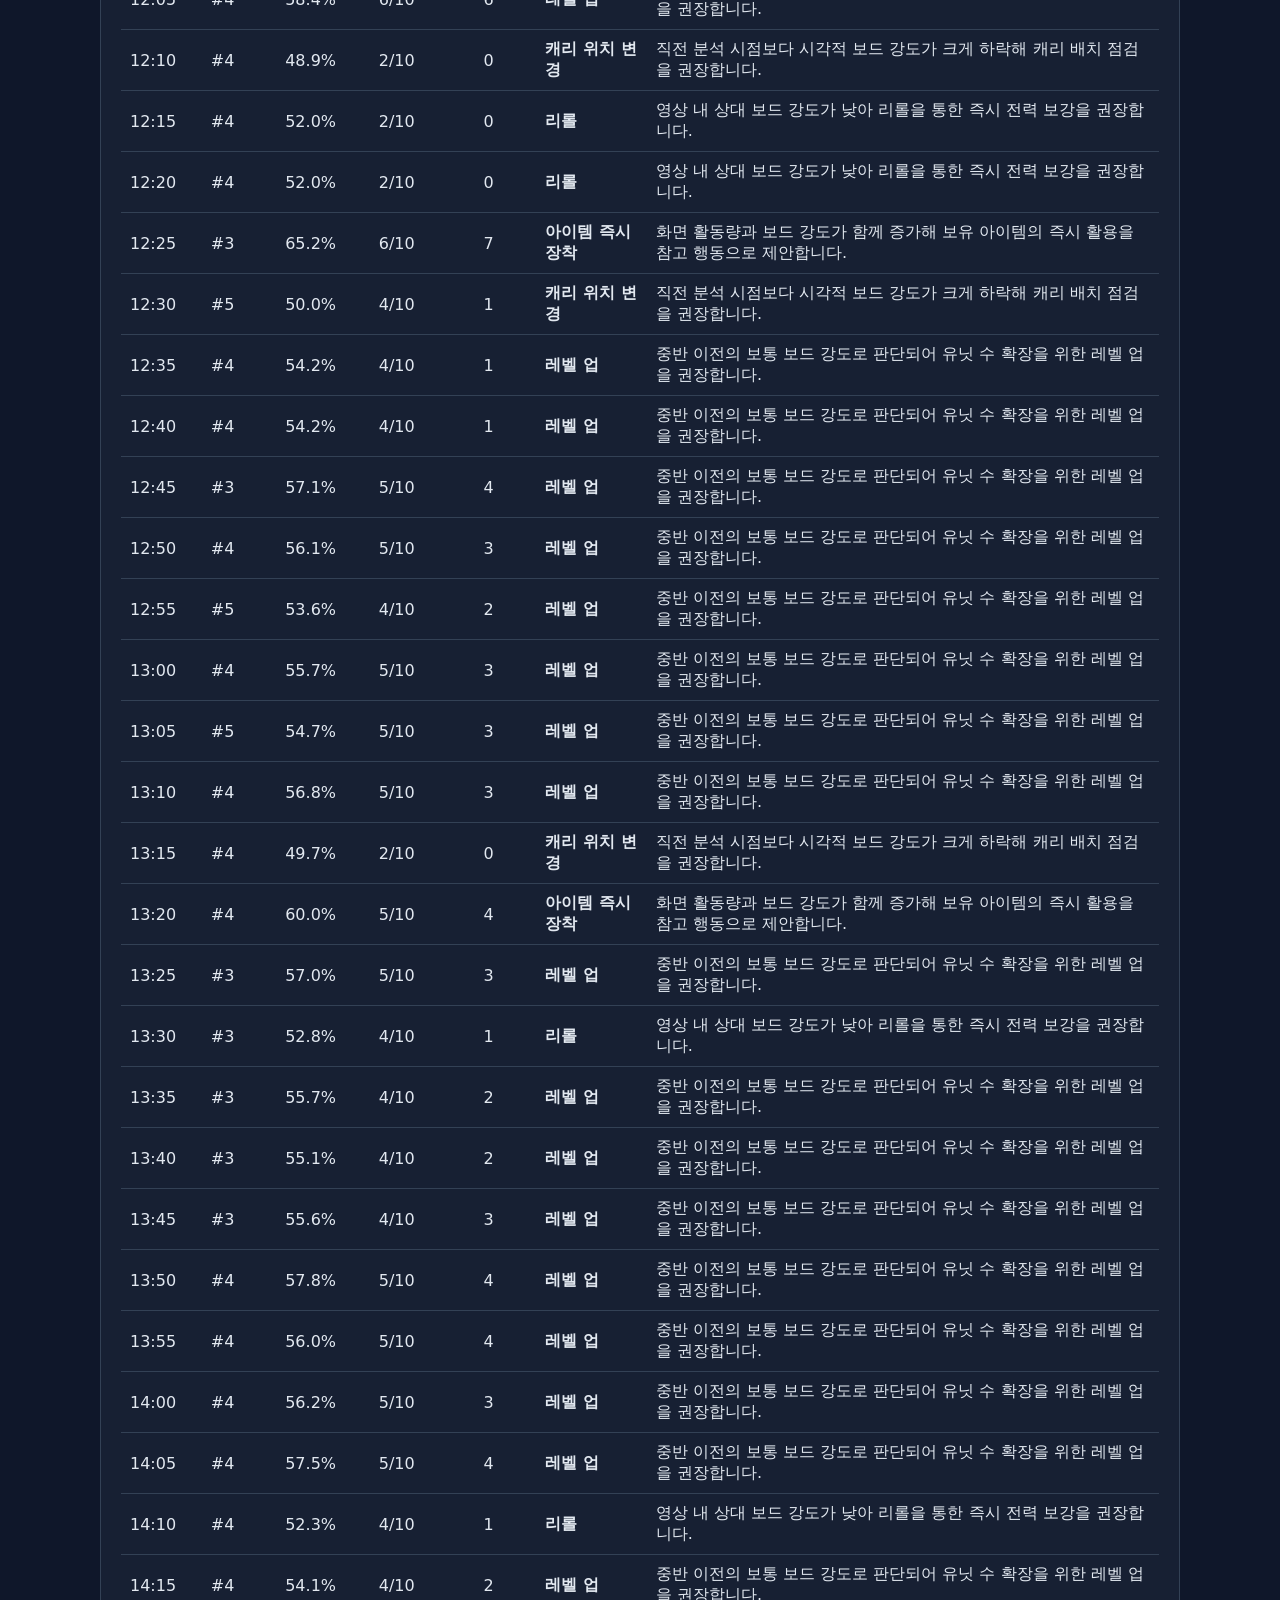
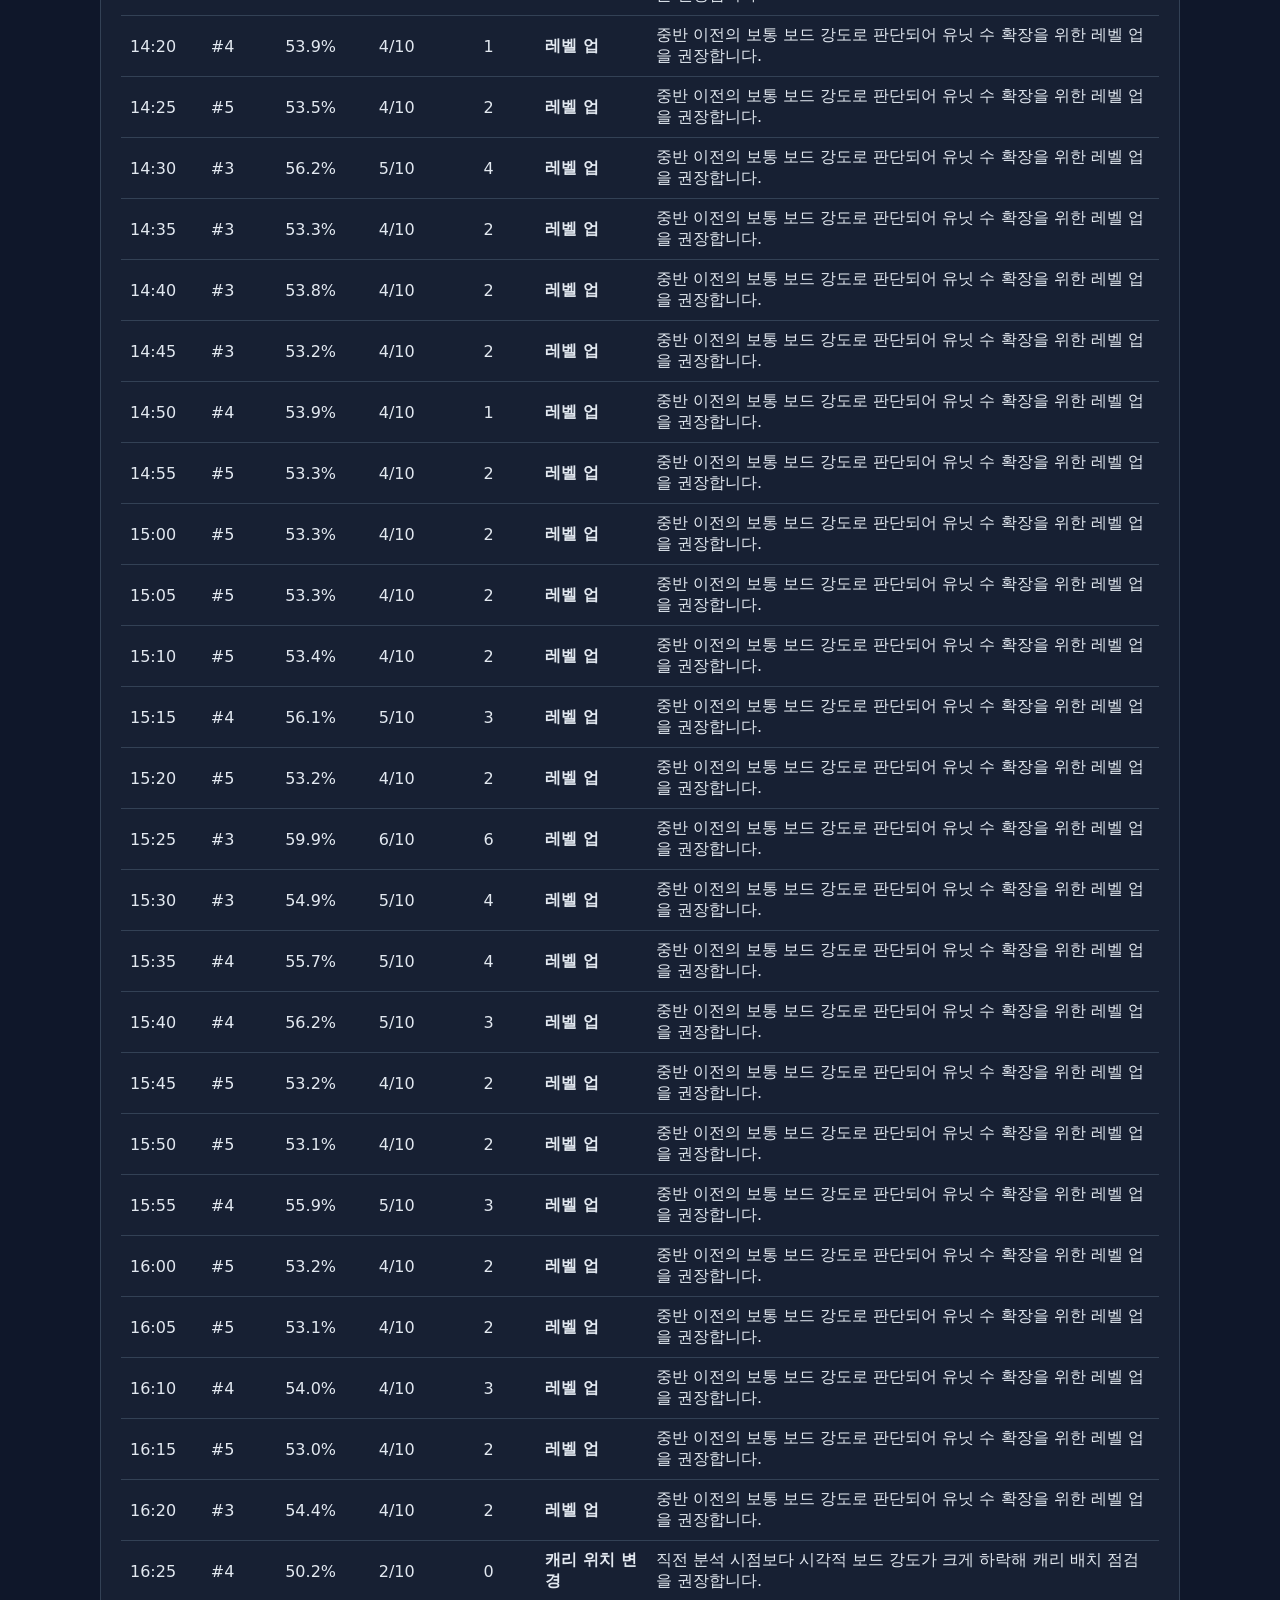
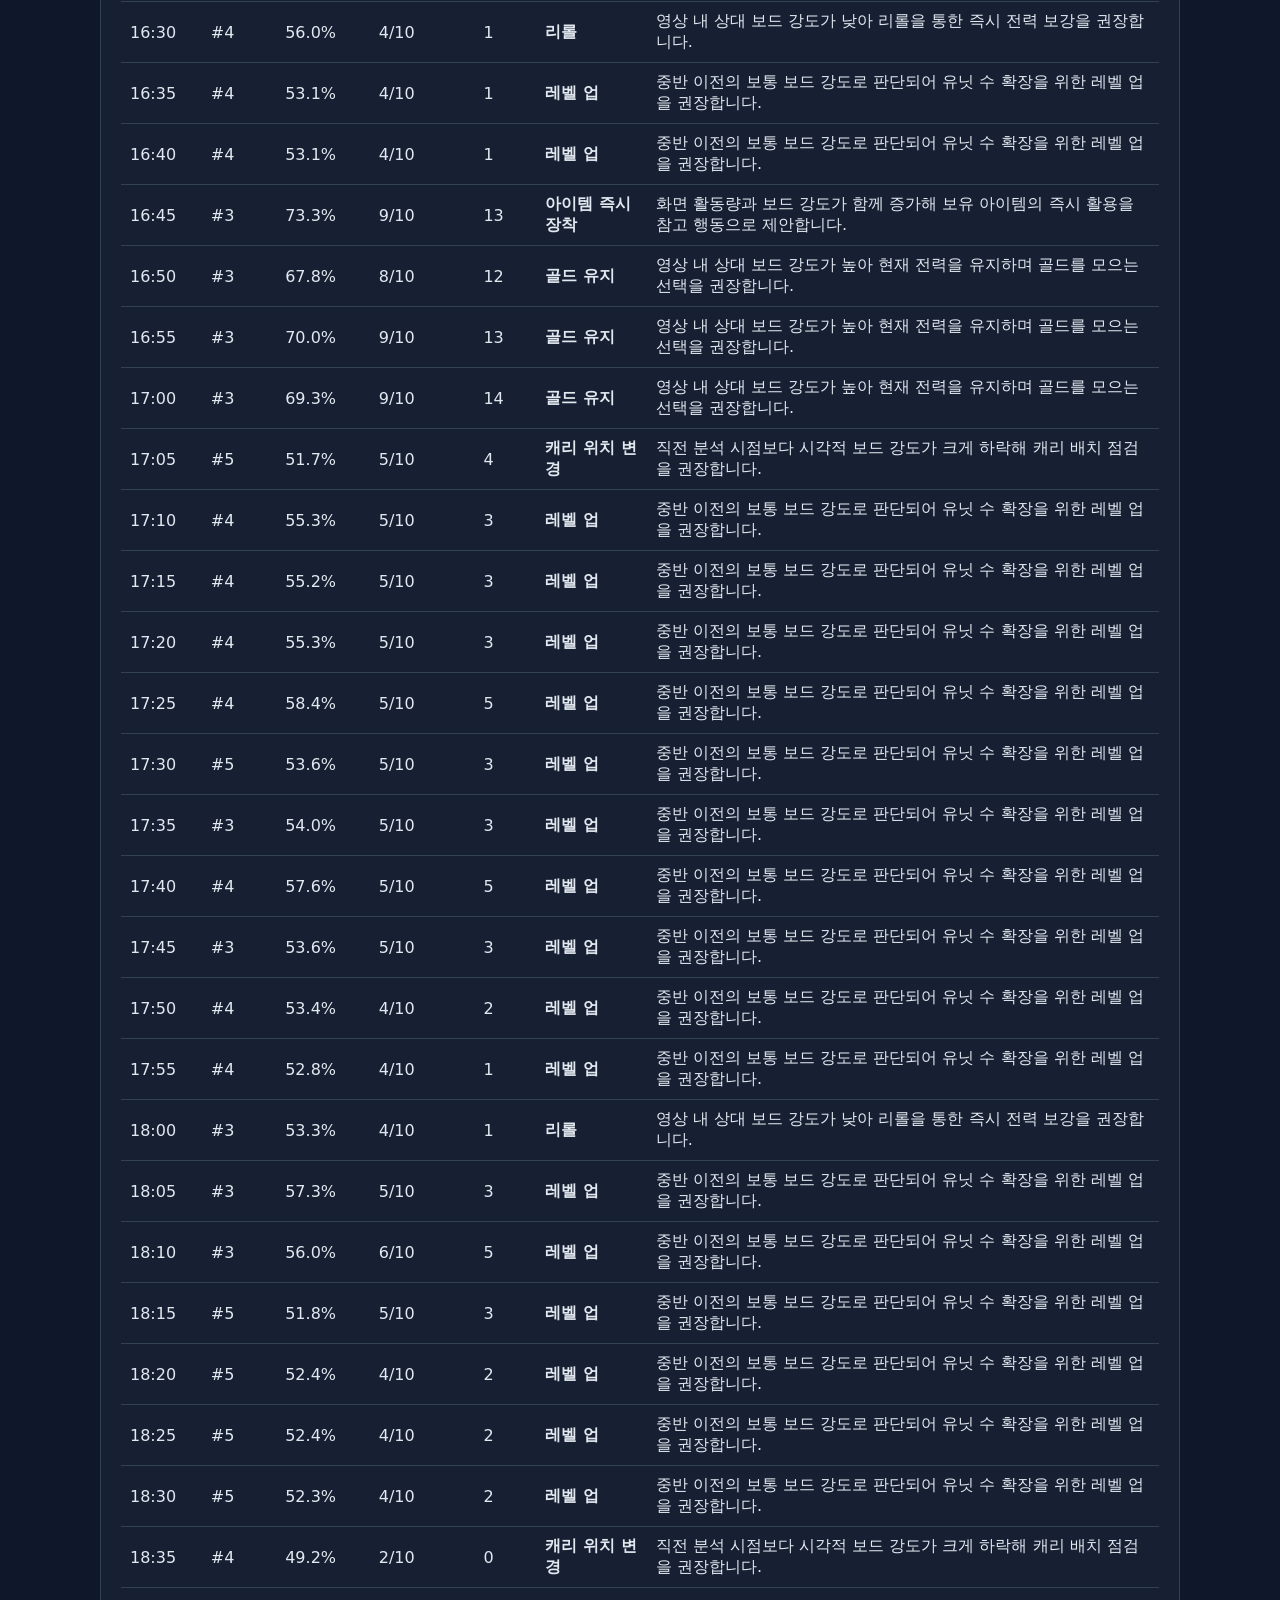
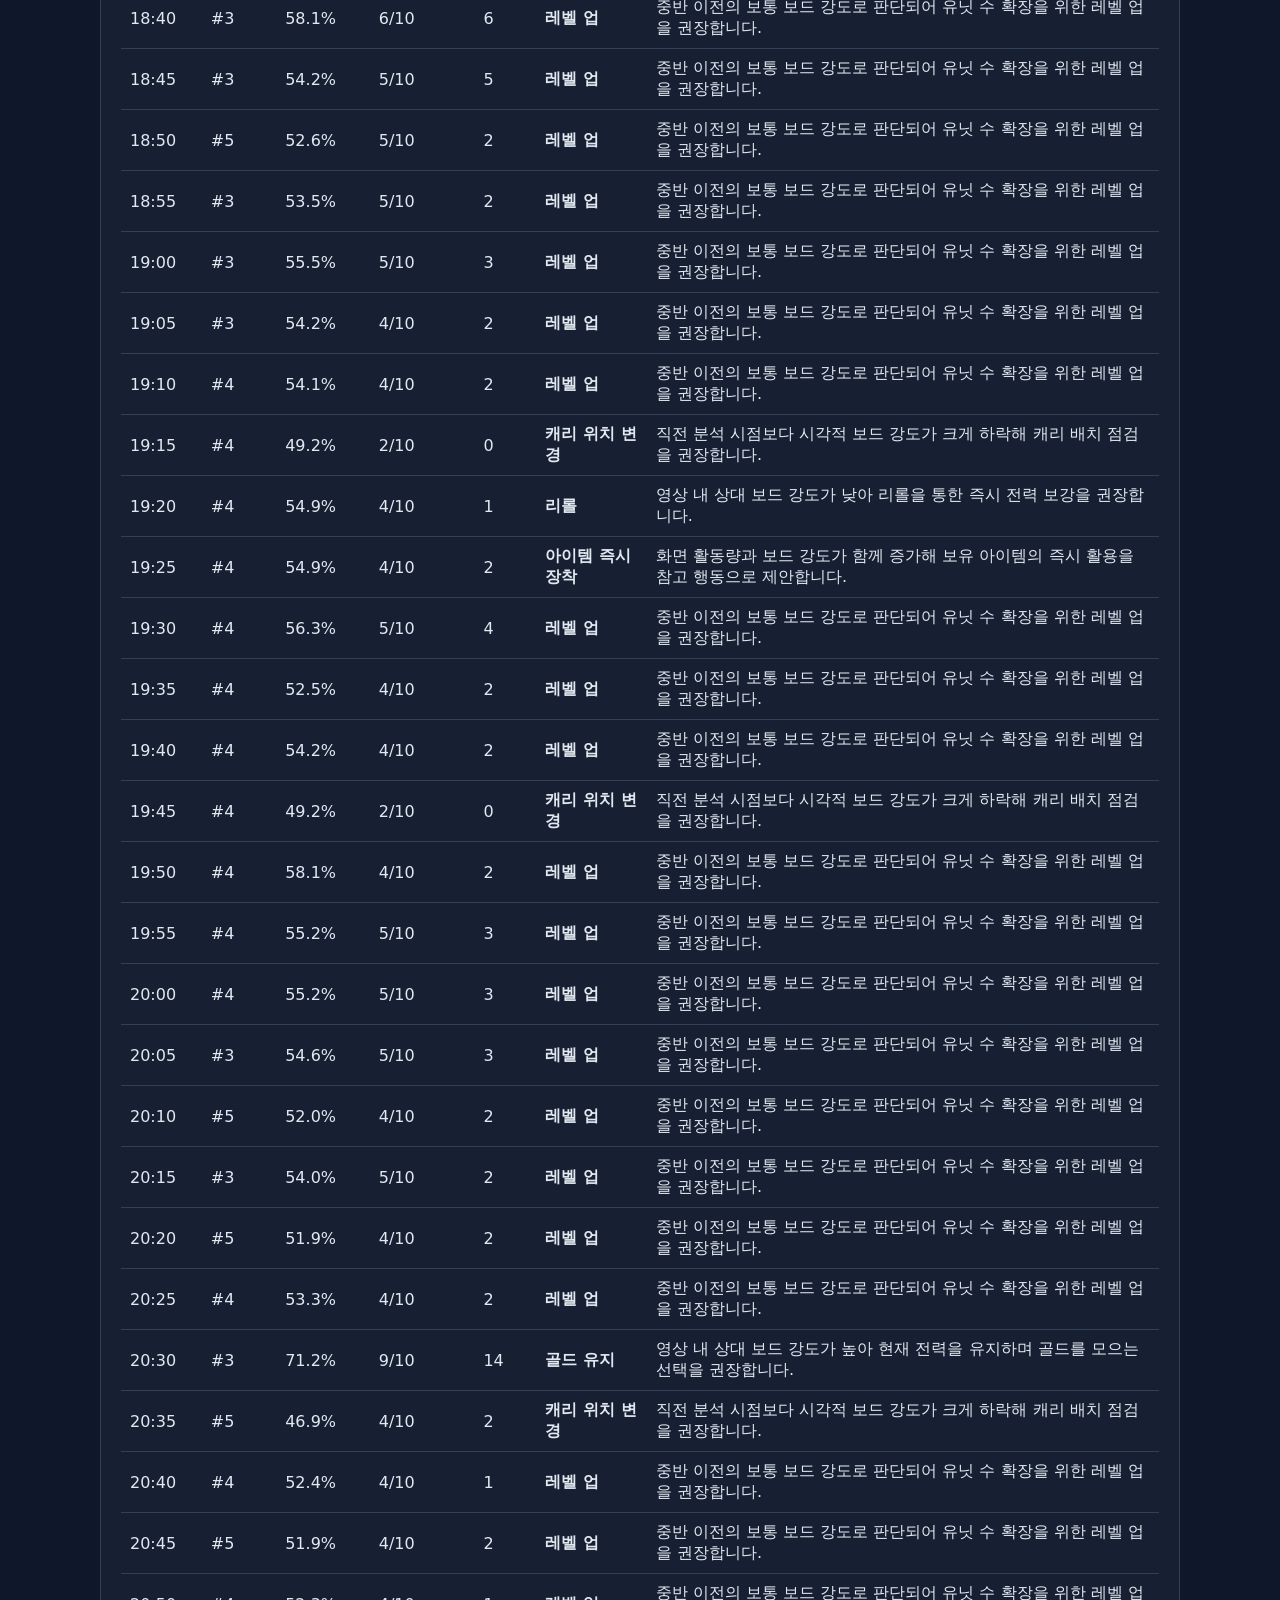
<file: project/video_analysis.html>
<!doctype html>
<html lang="ko">
<head>
  <meta charset="utf-8" />
  <title>TFT 녹화 영상 승부 예측</title>
  <style>
    body { margin: 0; background: #0f172a; color: #e2e8f0; font-family: system-ui, sans-serif; }
    main { width: min(1080px, calc(100% - 32px)); margin: 0 auto; padding: 32px 0; }
    section { background: #172033; border: 1px solid #334155; border-radius: 12px; padding: 20px; margin: 14px 0; }
    h1, h2 { margin-top: 0; }
    .accent { color: #38bdf8; }
    svg { width: 100%; height: auto; background: #111827; border-radius: 8px; }
    table { width: 100%; border-collapse: collapse; }
    th, td { padding: 9px; border-bottom: 1px solid #334155; text-align: left; }
    .warning { color: #fbbf24; line-height: 1.6; }
  </style>
</head>
<body>
<main>
  <h1>TFT 녹화 영상 승부 예측</h1>
  <p>videoplayback.mp4</p>
  <section>
    <h2>시간대별 Top 4 확률</h2>
    <svg viewBox="0 0 960 320" role="img">
      <line x1="46" y1="46" x2="46" y2="274" stroke="#64748b" />
      <line x1="46" y1="274" x2="914" y2="274" stroke="#64748b" />
      <text x="8" y="51" fill="#94a3b8">100%</text>
      <text x="18" y="279" fill="#94a3b8">0%</text>
      <polyline points="46.0,144.3 48.2,158.2 50.4,134.1 52.6,161.3 54.7,139.7 56.9,143.3 59.1,82.8 61.3,150.3 63.5,136.4 65.7,103.4 67.9,107.6 70.1,147.7 72.2,145.7 74.4,159.2 76.6,152.8 78.8,152.8 81.0,133.6 83.2,144.8 85.4,156.5 87.5,82.5 89.7,159.1 91.9,136.9 94.1,150.2 96.3,142.9 98.5,146.6 100.7,146.3 102.8,146.3 105.0,146.3 107.2,146.3 109.4,146.0 111.6,145.1 113.8,142.9 116.0,143.3 118.2,143.1 120.3,143.0 122.5,143.2 124.7,143.9 126.9,146.7 129.1,147.0 131.3,136.8 133.5,150.3 135.6,145.6 137.8,135.7 140.0,150.1 142.2,145.6 144.4,145.6 146.6,145.8 148.8,145.6 150.9,146.3 153.1,146.4 155.3,144.4 157.5,146.7 159.7,146.8 161.9,146.7 164.1,95.4 166.3,158.2 168.4,158.2 170.6,141.1 172.8,146.1 175.0,146.2 177.2,146.2 179.4,146.2 181.6,146.2 183.7,146.2 185.9,148.0 188.1,156.6 190.3,140.4 192.5,147.5 194.7,147.7 196.9,145.4 199.0,149.1 201.2,158.3 203.4,137.4 205.6,144.8 207.8,159.5 210.0,141.7 212.2,145.4 214.4,156.7 216.5,154.1 218.7,141.1 220.9,83.5 223.1,165.7 225.3,100.9 227.5,159.6 229.7,97.7 231.8,102.3 234.0,115.6 236.2,112.9 238.4,107.9 240.6,99.9 242.8,152.2 245.0,147.5 247.1,148.4 249.3,148.2 251.5,148.2 253.7,147.4 255.9,147.5 258.1,145.9 260.3,150.1 262.5,139.4 264.6,153.5 266.8,149.7 269.0,149.7 271.2,145.9 273.4,147.5 275.6,160.4 277.8,111.1 279.9,108.2 282.1,114.9 284.3,107.2 286.5,107.1 288.7,112.4 290.9,109.6 293.1,116.4 295.2,161.9 297.4,133.5 299.6,155.8 301.8,85.3 304.0,159.2 306.2,154.3 308.4,117.2 310.6,157.7 312.7,160.5 314.9,140.4 317.1,155.0 319.3,150.4 321.5,149.4 323.7,149.7 325.9,146.1 328.0,149.4 330.2,150.5 332.4,144.0 334.6,154.9 336.8,150.9 339.0,160.5 341.2,155.3 343.4,141.8 345.5,148.6 347.7,150.1 349.9,143.4 352.1,152.6 354.3,147.2 356.5,153.8 358.7,134.5 360.8,146.9 363.0,140.8 365.2,162.6 367.4,155.3 369.6,155.3 371.8,125.4 374.0,160.0 376.1,150.4 378.3,150.4 380.5,143.7 382.7,146.1 384.9,151.7 387.1,147.0 389.3,149.3 391.5,144.5 393.6,160.7 395.8,137.1 398.0,143.9 400.2,153.5 402.4,146.9 404.6,148.4 406.8,147.2 408.9,142.3 411.1,146.3 413.3,145.8 415.5,142.9 417.7,154.8 419.9,150.6 422.1,151.0 424.2,152.0 426.4,145.8 428.6,152.4 430.8,151.2 433.0,152.7 435.2,151.1 437.4,152.5 439.6,152.5 441.7,152.6 443.9,152.2 446.1,146.2 448.3,152.7 450.5,137.5 452.7,148.9 454.9,146.9 457.0,145.9 459.2,152.7 461.4,152.8 463.6,146.7 465.8,152.8 468.0,153.0 470.2,150.8 472.3,153.2 474.5,149.9 476.7,159.6 478.9,146.4 481.1,152.8 483.3,152.8 485.5,107.0 487.7,119.3 489.8,114.4 492.0,116.1 494.2,156.1 496.4,148.0 498.6,148.1 500.8,148.0 503.0,140.8 505.1,151.9 507.3,150.8 509.5,142.6 511.7,151.7 513.9,152.2 516.1,153.5 518.3,152.4 520.4,143.3 522.6,146.3 524.8,155.9 527.0,154.6 529.2,154.6 531.4,154.8 533.6,161.8 535.8,141.6 537.9,150.5 540.1,154.1 542.3,152.0 544.5,147.5 546.7,150.4 548.9,150.5 551.1,161.8 553.2,148.9 555.4,148.8 557.6,145.6 559.8,154.3 562.0,150.4 564.2,161.8 566.4,141.6 568.5,148.1 570.7,148.2 572.9,149.5 575.1,155.3 577.3,150.9 579.5,155.6 581.7,152.4 583.9,111.6 586.0,167.0 588.2,154.5 590.4,155.6 592.6,154.7 594.8,144.8 597.0,125.7 599.2,160.2 601.3,154.4 603.5,158.1 605.7,153.1 607.9,113.1 610.1,126.4 612.3,124.0 614.5,116.6 616.6,132.4 618.8,116.3 621.0,168.2 623.2,162.1 625.4,142.4 627.6,158.8 629.8,156.5 632.0,162.1 634.1,149.2 636.3,93.0 638.5,167.0 640.7,153.4 642.9,156.2 645.1,149.1 647.3,149.8 649.4,150.7 651.6,123.8 653.8,137.4 656.0,125.5 658.2,137.5 660.4,153.4 662.6,137.9 664.8,145.8 666.9,127.4 669.1,131.1 671.3,166.0 673.5,148.9 675.7,150.4 677.9,150.4 680.1,153.1 682.2,158.4 684.4,157.5 686.6,157.2 688.8,149.7 691.0,142.9 693.2,156.6 695.4,150.0 697.5,163.1 699.7,146.3 701.9,155.6 704.1,155.7 706.3,155.7 708.5,159.2 710.7,163.1 712.9,157.7 715.0,157.7 717.2,140.7 719.4,157.6 721.6,136.7 723.8,140.8 726.0,165.4 728.2,158.9 730.3,159.0 732.5,158.8 734.7,153.6 736.9,159.4 739.1,163.2 741.3,157.7 743.5,157.7 745.6,124.8 747.8,142.1 750.0,148.1 752.2,113.4 754.4,121.8 756.6,119.7 758.8,168.9 761.0,151.0 763.1,117.6 765.3,140.7 767.5,133.7 769.7,96.0 771.9,169.0 774.1,142.9 776.3,159.0 778.4,145.4 780.6,123.5 782.8,167.0 785.0,153.0 787.2,158.1 789.4,163.4 791.6,146.5 793.7,159.7 795.9,153.7 798.1,163.4 800.3,151.1 802.5,163.2 804.7,159.6 806.9,159.8 809.1,151.1 811.2,161.1 813.4,150.5 815.6,163.4 817.8,144.5 820.0,165.3 822.2,147.4 824.4,159.3 826.5,158.8 828.7,158.4 830.9,111.9 833.1,164.8 835.3,161.6 837.5,160.2 839.7,157.7 841.8,154.6 844.0,154.7 846.2,162.4 848.4,93.2 850.6,101.9 852.8,106.9 855.0,105.3 857.2,114.8 859.3,94.9 861.5,169.1 863.7,152.7 865.9,161.6 868.1,152.6 870.3,156.7 872.5,163.8 874.6,95.8 876.8,104.0 879.0,103.8 881.2,98.5 883.4,96.5 885.6,97.7 887.8,166.6 889.9,161.3 892.1,160.8 894.3,160.8 896.5,92.9 898.7,101.4 900.9,167.3 903.1,159.3 905.3,152.9 907.4,149.1 909.6,167.0 911.8,160.3 914.0,163.9" fill="none" stroke="#38bdf8" stroke-width="4" />
    </svg>
  </section>
  <section>
    <h2>분석 결과</h2>
    <table>
      <thead><tr><th>영상 시점</th><th>예측 등수</th><th>Top 4 확률</th><th>시각 보드 강도</th><th>활성 칸</th><th>참고 행동</th><th>추천 근거</th></tr></thead>
      <tbody><tr><td>00:00</td><td>#3</td><td>56.9%</td><td>4/10</td><td>2</td><td><strong>레벨 업</strong></td><td>중반 이전의 보통 보드 강도로 판단되어 유닛 수 확장을 위한 레벨 업을 권장합니다.</td></tr>
<tr><td>00:05</td><td>#4</td><td>50.8%</td><td>2/10</td><td>0</td><td><strong>캐리 위치 변경</strong></td><td>직전 분석 시점보다 시각적 보드 강도가 크게 하락해 캐리 배치 점검을 권장합니다.</td></tr>
<tr><td>00:10</td><td>#3</td><td>61.4%</td><td>6/10</td><td>6</td><td><strong>레벨 업</strong></td><td>중반 이전의 보통 보드 강도로 판단되어 유닛 수 확장을 위한 레벨 업을 권장합니다.</td></tr>
<tr><td>00:15</td><td>#4</td><td>49.4%</td><td>2/10</td><td>0</td><td><strong>캐리 위치 변경</strong></td><td>직전 분석 시점보다 시각적 보드 강도가 크게 하락해 캐리 배치 점검을 권장합니다.</td></tr>
<tr><td>00:20</td><td>#4</td><td>58.9%</td><td>4/10</td><td>1</td><td><strong>레벨 업</strong></td><td>중반 이전의 보통 보드 강도로 판단되어 유닛 수 확장을 위한 레벨 업을 권장합니다.</td></tr>
<tr><td>00:25</td><td>#3</td><td>57.3%</td><td>4/10</td><td>1</td><td><strong>리롤</strong></td><td>영상 내 상대 보드 강도가 낮아 리롤을 통한 즉시 전력 보강을 권장합니다.</td></tr>
<tr><td>00:30</td><td>#3</td><td>83.9%</td><td>9/10</td><td>27</td><td><strong>아이템 즉시 장착</strong></td><td>화면 활동량과 보드 강도가 함께 증가해 보유 아이템의 즉시 활용을 참고 행동으로 제안합니다.</td></tr>
<tr><td>00:35</td><td>#3</td><td>54.3%</td><td>5/10</td><td>3</td><td><strong>캐리 위치 변경</strong></td><td>직전 분석 시점보다 시각적 보드 강도가 크게 하락해 캐리 배치 점검을 권장합니다.</td></tr>
<tr><td>00:40</td><td>#4</td><td>60.4%</td><td>5/10</td><td>3</td><td><strong>레벨 업</strong></td><td>중반 이전의 보통 보드 강도로 판단되어 유닛 수 확장을 위한 레벨 업을 권장합니다.</td></tr>
<tr><td>00:45</td><td>#2</td><td>74.8%</td><td>8/10</td><td>12</td><td><strong>아이템 즉시 장착</strong></td><td>화면 활동량과 보드 강도가 함께 증가해 보유 아이템의 즉시 활용을 참고 행동으로 제안합니다.</td></tr>
<tr><td>00:50</td><td>#3</td><td>73.0%</td><td>9/10</td><td>13</td><td><strong>골드 유지</strong></td><td>영상 내 상대 보드 강도가 높아 현재 전력을 유지하며 골드를 모으는 선택을 권장합니다.</td></tr>
<tr><td>00:55</td><td>#5</td><td>55.4%</td><td>5/10</td><td>5</td><td><strong>캐리 위치 변경</strong></td><td>직전 분석 시점보다 시각적 보드 강도가 크게 하락해 캐리 배치 점검을 권장합니다.</td></tr>
<tr><td>01:00</td><td>#4</td><td>56.3%</td><td>4/10</td><td>3</td><td><strong>레벨 업</strong></td><td>중반 이전의 보통 보드 강도로 판단되어 유닛 수 확장을 위한 레벨 업을 권장합니다.</td></tr>
<tr><td>01:05</td><td>#4</td><td>50.3%</td><td>2/10</td><td>0</td><td><strong>캐리 위치 변경</strong></td><td>직전 분석 시점보다 시각적 보드 강도가 크게 하락해 캐리 배치 점검을 권장합니다.</td></tr>
<tr><td>01:10</td><td>#4</td><td>53.1%</td><td>2/10</td><td>0</td><td><strong>리롤</strong></td><td>영상 내 상대 보드 강도가 낮아 리롤을 통한 즉시 전력 보강을 권장합니다.</td></tr>
<tr><td>01:15</td><td>#4</td><td>53.1%</td><td>2/10</td><td>0</td><td><strong>리롤</strong></td><td>영상 내 상대 보드 강도가 낮아 리롤을 통한 즉시 전력 보강을 권장합니다.</td></tr>
<tr><td>01:20</td><td>#4</td><td>61.6%</td><td>4/10</td><td>2</td><td><strong>레벨 업</strong></td><td>중반 이전의 보통 보드 강도로 판단되어 유닛 수 확장을 위한 레벨 업을 권장합니다.</td></tr>
<tr><td>01:25</td><td>#4</td><td>56.7%</td><td>4/10</td><td>1</td><td><strong>레벨 업</strong></td><td>중반 이전의 보통 보드 강도로 판단되어 유닛 수 확장을 위한 레벨 업을 권장합니다.</td></tr>
<tr><td>01:30</td><td>#4</td><td>51.5%</td><td>2/10</td><td>0</td><td><strong>캐리 위치 변경</strong></td><td>직전 분석 시점보다 시각적 보드 강도가 크게 하락해 캐리 배치 점검을 권장합니다.</td></tr>
<tr><td>01:35</td><td>#3</td><td>84.0%</td><td>9/10</td><td>27</td><td><strong>아이템 즉시 장착</strong></td><td>화면 활동량과 보드 강도가 함께 증가해 보유 아이템의 즉시 활용을 참고 행동으로 제안합니다.</td></tr>
<tr><td>01:40</td><td>#5</td><td>50.4%</td><td>4/10</td><td>1</td><td><strong>캐리 위치 변경</strong></td><td>직전 분석 시점보다 시각적 보드 강도가 크게 하락해 캐리 배치 점검을 권장합니다.</td></tr>
<tr><td>01:45</td><td>#3</td><td>60.1%</td><td>6/10</td><td>6</td><td><strong>아이템 즉시 장착</strong></td><td>화면 활동량과 보드 강도가 함께 증가해 보유 아이템의 즉시 활용을 참고 행동으로 제안합니다.</td></tr>
<tr><td>01:50</td><td>#4</td><td>54.3%</td><td>4/10</td><td>1</td><td><strong>캐리 위치 변경</strong></td><td>직전 분석 시점보다 시각적 보드 강도가 크게 하락해 캐리 배치 점검을 권장합니다.</td></tr>
<tr><td>01:55</td><td>#3</td><td>57.5%</td><td>4/10</td><td>2</td><td><strong>레벨 업</strong></td><td>중반 이전의 보통 보드 강도로 판단되어 유닛 수 확장을 위한 레벨 업을 권장합니다.</td></tr>
<tr><td>02:00</td><td>#4</td><td>55.9%</td><td>4/10</td><td>1</td><td><strong>리롤</strong></td><td>영상 내 상대 보드 강도가 낮아 리롤을 통한 즉시 전력 보강을 권장합니다.</td></tr>
<tr><td>02:05</td><td>#3</td><td>56.0%</td><td>4/10</td><td>2</td><td><strong>레벨 업</strong></td><td>중반 이전의 보통 보드 강도로 판단되어 유닛 수 확장을 위한 레벨 업을 권장합니다.</td></tr>
<tr><td>02:10</td><td>#3</td><td>56.0%</td><td>4/10</td><td>2</td><td><strong>레벨 업</strong></td><td>중반 이전의 보통 보드 강도로 판단되어 유닛 수 확장을 위한 레벨 업을 권장합니다.</td></tr>
<tr><td>02:15</td><td>#3</td><td>56.0%</td><td>4/10</td><td>2</td><td><strong>레벨 업</strong></td><td>중반 이전의 보통 보드 강도로 판단되어 유닛 수 확장을 위한 레벨 업을 권장합니다.</td></tr>
<tr><td>02:20</td><td>#3</td><td>56.0%</td><td>4/10</td><td>2</td><td><strong>레벨 업</strong></td><td>중반 이전의 보통 보드 강도로 판단되어 유닛 수 확장을 위한 레벨 업을 권장합니다.</td></tr>
<tr><td>02:25</td><td>#3</td><td>56.1%</td><td>4/10</td><td>2</td><td><strong>레벨 업</strong></td><td>중반 이전의 보통 보드 강도로 판단되어 유닛 수 확장을 위한 레벨 업을 권장합니다.</td></tr>
<tr><td>02:30</td><td>#4</td><td>56.5%</td><td>4/10</td><td>1</td><td><strong>레벨 업</strong></td><td>중반 이전의 보통 보드 강도로 판단되어 유닛 수 확장을 위한 레벨 업을 권장합니다.</td></tr>
<tr><td>02:35</td><td>#3</td><td>57.5%</td><td>4/10</td><td>2</td><td><strong>레벨 업</strong></td><td>중반 이전의 보통 보드 강도로 판단되어 유닛 수 확장을 위한 레벨 업을 권장합니다.</td></tr>
<tr><td>02:40</td><td>#3</td><td>57.3%</td><td>4/10</td><td>2</td><td><strong>레벨 업</strong></td><td>중반 이전의 보통 보드 강도로 판단되어 유닛 수 확장을 위한 레벨 업을 권장합니다.</td></tr>
<tr><td>02:45</td><td>#3</td><td>57.4%</td><td>4/10</td><td>2</td><td><strong>레벨 업</strong></td><td>중반 이전의 보통 보드 강도로 판단되어 유닛 수 확장을 위한 레벨 업을 권장합니다.</td></tr>
<tr><td>02:50</td><td>#3</td><td>57.5%</td><td>4/10</td><td>2</td><td><strong>레벨 업</strong></td><td>중반 이전의 보통 보드 강도로 판단되어 유닛 수 확장을 위한 레벨 업을 권장합니다.</td></tr>
<tr><td>02:55</td><td>#3</td><td>57.4%</td><td>4/10</td><td>2</td><td><strong>레벨 업</strong></td><td>중반 이전의 보통 보드 강도로 판단되어 유닛 수 확장을 위한 레벨 업을 권장합니다.</td></tr>
<tr><td>03:00</td><td>#3</td><td>57.0%</td><td>4/10</td><td>3</td><td><strong>레벨 업</strong></td><td>중반 이전의 보통 보드 강도로 판단되어 유닛 수 확장을 위한 레벨 업을 권장합니다.</td></tr>
<tr><td>03:05</td><td>#3</td><td>55.8%</td><td>4/10</td><td>3</td><td><strong>레벨 업</strong></td><td>중반 이전의 보통 보드 강도로 판단되어 유닛 수 확장을 위한 레벨 업을 권장합니다.</td></tr>
<tr><td>03:10</td><td>#4</td><td>55.7%</td><td>4/10</td><td>1</td><td><strong>레벨 업</strong></td><td>중반 이전의 보통 보드 강도로 판단되어 유닛 수 확장을 위한 레벨 업을 권장합니다.</td></tr>
<tr><td>03:15</td><td>#4</td><td>60.2%</td><td>5/10</td><td>4</td><td><strong>레벨 업</strong></td><td>중반 이전의 보통 보드 강도로 판단되어 유닛 수 확장을 위한 레벨 업을 권장합니다.</td></tr>
<tr><td>03:20</td><td>#4</td><td>54.3%</td><td>4/10</td><td>2</td><td><strong>레벨 업</strong></td><td>중반 이전의 보통 보드 강도로 판단되어 유닛 수 확장을 위한 레벨 업을 권장합니다.</td></tr>
<tr><td>03:25</td><td>#4</td><td>56.3%</td><td>4/10</td><td>1</td><td><strong>레벨 업</strong></td><td>중반 이전의 보통 보드 강도로 판단되어 유닛 수 확장을 위한 레벨 업을 권장합니다.</td></tr>
<tr><td>03:30</td><td>#4</td><td>60.7%</td><td>5/10</td><td>4</td><td><strong>레벨 업</strong></td><td>중반 이전의 보통 보드 강도로 판단되어 유닛 수 확장을 위한 레벨 업을 권장합니다.</td></tr>
<tr><td>03:35</td><td>#4</td><td>54.3%</td><td>4/10</td><td>2</td><td><strong>레벨 업</strong></td><td>중반 이전의 보통 보드 강도로 판단되어 유닛 수 확장을 위한 레벨 업을 권장합니다.</td></tr>
<tr><td>03:40</td><td>#4</td><td>56.3%</td><td>4/10</td><td>1</td><td><strong>레벨 업</strong></td><td>중반 이전의 보통 보드 강도로 판단되어 유닛 수 확장을 위한 레벨 업을 권장합니다.</td></tr>
<tr><td>03:45</td><td>#4</td><td>56.3%</td><td>4/10</td><td>1</td><td><strong>레벨 업</strong></td><td>중반 이전의 보통 보드 강도로 판단되어 유닛 수 확장을 위한 레벨 업을 권장합니다.</td></tr>
<tr><td>03:50</td><td>#4</td><td>56.2%</td><td>4/10</td><td>1</td><td><strong>레벨 업</strong></td><td>중반 이전의 보통 보드 강도로 판단되어 유닛 수 확장을 위한 레벨 업을 권장합니다.</td></tr>
<tr><td>03:55</td><td>#4</td><td>56.3%</td><td>4/10</td><td>1</td><td><strong>레벨 업</strong></td><td>중반 이전의 보통 보드 강도로 판단되어 유닛 수 확장을 위한 레벨 업을 권장합니다.</td></tr>
<tr><td>04:00</td><td>#4</td><td>56.0%</td><td>4/10</td><td>2</td><td><strong>레벨 업</strong></td><td>중반 이전의 보통 보드 강도로 판단되어 유닛 수 확장을 위한 레벨 업을 권장합니다.</td></tr>
<tr><td>04:05</td><td>#4</td><td>56.0%</td><td>4/10</td><td>2</td><td><strong>레벨 업</strong></td><td>중반 이전의 보통 보드 강도로 판단되어 유닛 수 확장을 위한 레벨 업을 권장합니다.</td></tr>
<tr><td>04:10</td><td>#3</td><td>56.9%</td><td>4/10</td><td>3</td><td><strong>레벨 업</strong></td><td>중반 이전의 보통 보드 강도로 판단되어 유닛 수 확장을 위한 레벨 업을 권장합니다.</td></tr>
<tr><td>04:15</td><td>#4</td><td>55.8%</td><td>4/10</td><td>2</td><td><strong>레벨 업</strong></td><td>중반 이전의 보통 보드 강도로 판단되어 유닛 수 확장을 위한 레벨 업을 권장합니다.</td></tr>
<tr><td>04:20</td><td>#4</td><td>55.8%</td><td>4/10</td><td>2</td><td><strong>레벨 업</strong></td><td>중반 이전의 보통 보드 강도로 판단되어 유닛 수 확장을 위한 레벨 업을 권장합니다.</td></tr>
<tr><td>04:25</td><td>#4</td><td>55.8%</td><td>4/10</td><td>2</td><td><strong>레벨 업</strong></td><td>중반 이전의 보통 보드 강도로 판단되어 유닛 수 확장을 위한 레벨 업을 권장합니다.</td></tr>
<tr><td>04:30</td><td>#3</td><td>78.3%</td><td>9/10</td><td>22</td><td><strong>아이템 즉시 장착</strong></td><td>화면 활동량과 보드 강도가 함께 증가해 보유 아이템의 즉시 활용을 참고 행동으로 제안합니다.</td></tr>
<tr><td>04:35</td><td>#5</td><td>50.8%</td><td>4/10</td><td>2</td><td><strong>캐리 위치 변경</strong></td><td>직전 분석 시점보다 시각적 보드 강도가 크게 하락해 캐리 배치 점검을 권장합니다.</td></tr>
<tr><td>04:40</td><td>#4</td><td>50.8%</td><td>2/10</td><td>0</td><td><strong>캐리 위치 변경</strong></td><td>직전 분석 시점보다 시각적 보드 강도가 크게 하락해 캐리 배치 점검을 권장합니다.</td></tr>
<tr><td>04:45</td><td>#4</td><td>58.3%</td><td>4/10</td><td>1</td><td><strong>아이템 즉시 장착</strong></td><td>화면 활동량과 보드 강도가 함께 증가해 보유 아이템의 즉시 활용을 참고 행동으로 제안합니다.</td></tr>
<tr><td>04:50</td><td>#4</td><td>56.1%</td><td>4/10</td><td>1</td><td><strong>레벨 업</strong></td><td>중반 이전의 보통 보드 강도로 판단되어 유닛 수 확장을 위한 레벨 업을 권장합니다.</td></tr>
<tr><td>04:55</td><td>#4</td><td>56.0%</td><td>4/10</td><td>1</td><td><strong>레벨 업</strong></td><td>중반 이전의 보통 보드 강도로 판단되어 유닛 수 확장을 위한 레벨 업을 권장합니다.</td></tr>
<tr><td>05:00</td><td>#4</td><td>56.1%</td><td>4/10</td><td>1</td><td><strong>레벨 업</strong></td><td>중반 이전의 보통 보드 강도로 판단되어 유닛 수 확장을 위한 레벨 업을 권장합니다.</td></tr>
<tr><td>05:05</td><td>#4</td><td>56.0%</td><td>4/10</td><td>1</td><td><strong>레벨 업</strong></td><td>중반 이전의 보통 보드 강도로 판단되어 유닛 수 확장을 위한 레벨 업을 권장합니다.</td></tr>
<tr><td>05:10</td><td>#4</td><td>56.1%</td><td>4/10</td><td>1</td><td><strong>레벨 업</strong></td><td>중반 이전의 보통 보드 강도로 판단되어 유닛 수 확장을 위한 레벨 업을 권장합니다.</td></tr>
<tr><td>05:15</td><td>#4</td><td>56.0%</td><td>4/10</td><td>1</td><td><strong>레벨 업</strong></td><td>중반 이전의 보통 보드 강도로 판단되어 유닛 수 확장을 위한 레벨 업을 권장합니다.</td></tr>
<tr><td>05:20</td><td>#4</td><td>55.3%</td><td>4/10</td><td>1</td><td><strong>리롤</strong></td><td>영상 내 상대 보드 강도가 낮아 리롤을 통한 즉시 전력 보강을 권장합니다.</td></tr>
<tr><td>05:25</td><td>#4</td><td>51.5%</td><td>2/10</td><td>0</td><td><strong>캐리 위치 변경</strong></td><td>직전 분석 시점보다 시각적 보드 강도가 크게 하락해 캐리 배치 점검을 권장합니다.</td></tr>
<tr><td>05:30</td><td>#4</td><td>58.6%</td><td>4/10</td><td>2</td><td><strong>레벨 업</strong></td><td>중반 이전의 보통 보드 강도로 판단되어 유닛 수 확장을 위한 레벨 업을 권장합니다.</td></tr>
<tr><td>05:35</td><td>#4</td><td>55.5%</td><td>4/10</td><td>2</td><td><strong>레벨 업</strong></td><td>중반 이전의 보통 보드 강도로 판단되어 유닛 수 확장을 위한 레벨 업을 권장합니다.</td></tr>
<tr><td>05:40</td><td>#4</td><td>55.4%</td><td>4/10</td><td>2</td><td><strong>레벨 업</strong></td><td>중반 이전의 보통 보드 강도로 판단되어 유닛 수 확장을 위한 레벨 업을 권장합니다.</td></tr>
<tr><td>05:45</td><td>#4</td><td>56.4%</td><td>5/10</td><td>3</td><td><strong>레벨 업</strong></td><td>중반 이전의 보통 보드 강도로 판단되어 유닛 수 확장을 위한 레벨 업을 권장합니다.</td></tr>
<tr><td>05:50</td><td>#4</td><td>54.8%</td><td>4/10</td><td>2</td><td><strong>레벨 업</strong></td><td>중반 이전의 보통 보드 강도로 판단되어 유닛 수 확장을 위한 레벨 업을 권장합니다.</td></tr>
<tr><td>05:55</td><td>#4</td><td>50.7%</td><td>2/10</td><td>0</td><td><strong>캐리 위치 변경</strong></td><td>직전 분석 시점보다 시각적 보드 강도가 크게 하락해 캐리 배치 점검을 권장합니다.</td></tr>
<tr><td>06:00</td><td>#4</td><td>59.9%</td><td>5/10</td><td>2</td><td><strong>레벨 업</strong></td><td>중반 이전의 보통 보드 강도로 판단되어 유닛 수 확장을 위한 레벨 업을 권장합니다.</td></tr>
<tr><td>06:05</td><td>#4</td><td>56.7%</td><td>5/10</td><td>2</td><td><strong>레벨 업</strong></td><td>중반 이전의 보통 보드 강도로 판단되어 유닛 수 확장을 위한 레벨 업을 권장합니다.</td></tr>
<tr><td>06:10</td><td>#4</td><td>50.2%</td><td>2/10</td><td>0</td><td><strong>캐리 위치 변경</strong></td><td>직전 분석 시점보다 시각적 보드 강도가 크게 하락해 캐리 배치 점검을 권장합니다.</td></tr>
<tr><td>06:15</td><td>#4</td><td>58.0%</td><td>4/10</td><td>1</td><td><strong>레벨 업</strong></td><td>중반 이전의 보통 보드 강도로 판단되어 유닛 수 확장을 위한 레벨 업을 권장합니다.</td></tr>
<tr><td>06:20</td><td>#4</td><td>56.4%</td><td>4/10</td><td>2</td><td><strong>레벨 업</strong></td><td>중반 이전의 보통 보드 강도로 판단되어 유닛 수 확장을 위한 레벨 업을 권장합니다.</td></tr>
<tr><td>06:25</td><td>#4</td><td>51.4%</td><td>2/10</td><td>0</td><td><strong>캐리 위치 변경</strong></td><td>직전 분석 시점보다 시각적 보드 강도가 크게 하락해 캐리 배치 점검을 권장합니다.</td></tr>
<tr><td>06:30</td><td>#4</td><td>52.6%</td><td>2/10</td><td>0</td><td><strong>리롤</strong></td><td>영상 내 상대 보드 강도가 낮아 리롤을 통한 즉시 전력 보강을 권장합니다.</td></tr>
<tr><td>06:35</td><td>#4</td><td>58.3%</td><td>4/10</td><td>2</td><td><strong>레벨 업</strong></td><td>중반 이전의 보통 보드 강도로 판단되어 유닛 수 확장을 위한 레벨 업을 권장합니다.</td></tr>
<tr><td>06:40</td><td>#3</td><td>83.5%</td><td>9/10</td><td>27</td><td><strong>아이템 즉시 장착</strong></td><td>화면 활동량과 보드 강도가 함께 증가해 보유 아이템의 즉시 활용을 참고 행동으로 제안합니다.</td></tr>
<tr><td>06:45</td><td>#4</td><td>47.5%</td><td>2/10</td><td>0</td><td><strong>캐리 위치 변경</strong></td><td>직전 분석 시점보다 시각적 보드 강도가 크게 하락해 캐리 배치 점검을 권장합니다.</td></tr>
<tr><td>06:50</td><td>#3</td><td>75.9%</td><td>9/10</td><td>22</td><td><strong>아이템 즉시 장착</strong></td><td>화면 활동량과 보드 강도가 함께 증가해 보유 아이템의 즉시 활용을 참고 행동으로 제안합니다.</td></tr>
<tr><td>06:55</td><td>#5</td><td>50.2%</td><td>4/10</td><td>2</td><td><strong>캐리 위치 변경</strong></td><td>직전 분석 시점보다 시각적 보드 강도가 크게 하락해 캐리 배치 점검을 권장합니다.</td></tr>
<tr><td>07:00</td><td>#3</td><td>77.3%</td><td>9/10</td><td>23</td><td><strong>골드 유지</strong></td><td>영상 내 상대 보드 강도가 높아 현재 전력을 유지하며 골드를 모으는 선택을 권장합니다.</td></tr>
<tr><td>07:05</td><td>#3</td><td>75.3%</td><td>9/10</td><td>22</td><td><strong>골드 유지</strong></td><td>영상 내 상대 보드 강도가 높아 현재 전력을 유지하며 골드를 모으는 선택을 권장합니다.</td></tr>
<tr><td>07:10</td><td>#3</td><td>69.5%</td><td>8/10</td><td>13</td><td><strong>골드 유지</strong></td><td>영상 내 상대 보드 강도가 높아 현재 전력을 유지하며 골드를 모으는 선택을 권장합니다.</td></tr>
<tr><td>07:15</td><td>#3</td><td>70.6%</td><td>8/10</td><td>13</td><td><strong>골드 유지</strong></td><td>영상 내 상대 보드 강도가 높아 현재 전력을 유지하며 골드를 모으는 선택을 권장합니다.</td></tr>
<tr><td>07:20</td><td>#3</td><td>72.9%</td><td>9/10</td><td>15</td><td><strong>골드 유지</strong></td><td>영상 내 상대 보드 강도가 높아 현재 전력을 유지하며 골드를 모으는 선택을 권장합니다.</td></tr>
<tr><td>07:25</td><td>#3</td><td>76.3%</td><td>9/10</td><td>23</td><td><strong>골드 유지</strong></td><td>영상 내 상대 보드 강도가 높아 현재 전력을 유지하며 골드를 모으는 선택을 권장합니다.</td></tr>
<tr><td>07:30</td><td>#3</td><td>53.4%</td><td>5/10</td><td>5</td><td><strong>캐리 위치 변경</strong></td><td>직전 분석 시점보다 시각적 보드 강도가 크게 하락해 캐리 배치 점검을 권장합니다.</td></tr>
<tr><td>07:35</td><td>#5</td><td>55.5%</td><td>5/10</td><td>3</td><td><strong>레벨 업</strong></td><td>중반 이전의 보통 보드 강도로 판단되어 유닛 수 확장을 위한 레벨 업을 권장합니다.</td></tr>
<tr><td>07:40</td><td>#4</td><td>55.1%</td><td>4/10</td><td>2</td><td><strong>레벨 업</strong></td><td>중반 이전의 보통 보드 강도로 판단되어 유닛 수 확장을 위한 레벨 업을 권장합니다.</td></tr>
<tr><td>07:45</td><td>#4</td><td>55.2%</td><td>4/10</td><td>2</td><td><strong>레벨 업</strong></td><td>중반 이전의 보통 보드 강도로 판단되어 유닛 수 확장을 위한 레벨 업을 권장합니다.</td></tr>
<tr><td>07:50</td><td>#4</td><td>55.2%</td><td>4/10</td><td>2</td><td><strong>레벨 업</strong></td><td>중반 이전의 보통 보드 강도로 판단되어 유닛 수 확장을 위한 레벨 업을 권장합니다.</td></tr>
<tr><td>07:55</td><td>#4</td><td>55.5%</td><td>4/10</td><td>1</td><td><strong>레벨 업</strong></td><td>중반 이전의 보통 보드 강도로 판단되어 유닛 수 확장을 위한 레벨 업을 권장합니다.</td></tr>
<tr><td>08:00</td><td>#4</td><td>55.5%</td><td>4/10</td><td>1</td><td><strong>레벨 업</strong></td><td>중반 이전의 보통 보드 강도로 판단되어 유닛 수 확장을 위한 레벨 업을 권장합니다.</td></tr>
<tr><td>08:05</td><td>#4</td><td>56.2%</td><td>4/10</td><td>3</td><td><strong>레벨 업</strong></td><td>중반 이전의 보통 보드 강도로 판단되어 유닛 수 확장을 위한 레벨 업을 권장합니다.</td></tr>
<tr><td>08:10</td><td>#3</td><td>54.4%</td><td>4/10</td><td>1</td><td><strong>리롤</strong></td><td>영상 내 상대 보드 강도가 낮아 리롤을 통한 즉시 전력 보강을 권장합니다.</td></tr>
<tr><td>08:15</td><td>#4</td><td>59.1%</td><td>5/10</td><td>5</td><td><strong>레벨 업</strong></td><td>중반 이전의 보통 보드 강도로 판단되어 유닛 수 확장을 위한 레벨 업을 권장합니다.</td></tr>
<tr><td>08:20</td><td>#5</td><td>52.8%</td><td>4/10</td><td>2</td><td><strong>레벨 업</strong></td><td>중반 이전의 보통 보드 강도로 판단되어 유닛 수 확장을 위한 레벨 업을 권장합니다.</td></tr>
<tr><td>08:25</td><td>#4</td><td>54.5%</td><td>4/10</td><td>2</td><td><strong>레벨 업</strong></td><td>중반 이전의 보통 보드 강도로 판단되어 유닛 수 확장을 위한 레벨 업을 권장합니다.</td></tr>
<tr><td>08:30</td><td>#4</td><td>54.5%</td><td>4/10</td><td>2</td><td><strong>레벨 업</strong></td><td>중반 이전의 보통 보드 강도로 판단되어 유닛 수 확장을 위한 레벨 업을 권장합니다.</td></tr>
<tr><td>08:35</td><td>#4</td><td>56.2%</td><td>5/10</td><td>3</td><td><strong>레벨 업</strong></td><td>중반 이전의 보통 보드 강도로 판단되어 유닛 수 확장을 위한 레벨 업을 권장합니다.</td></tr>
<tr><td>08:40</td><td>#5</td><td>55.5%</td><td>5/10</td><td>3</td><td><strong>레벨 업</strong></td><td>중반 이전의 보통 보드 강도로 판단되어 유닛 수 확장을 위한 레벨 업을 권장합니다.</td></tr>
<tr><td>08:45</td><td>#4</td><td>49.8%</td><td>2/10</td><td>0</td><td><strong>캐리 위치 변경</strong></td><td>직전 분석 시점보다 시각적 보드 강도가 크게 하락해 캐리 배치 점검을 권장합니다.</td></tr>
<tr><td>08:50</td><td>#3</td><td>71.5%</td><td>9/10</td><td>16</td><td><strong>아이템 즉시 장착</strong></td><td>화면 활동량과 보드 강도가 함께 증가해 보유 아이템의 즉시 활용을 참고 행동으로 제안합니다.</td></tr>
<tr><td>08:55</td><td>#3</td><td>72.7%</td><td>9/10</td><td>19</td><td><strong>골드 유지</strong></td><td>영상 내 상대 보드 강도가 높아 현재 전력을 유지하며 골드를 모으는 선택을 권장합니다.</td></tr>
<tr><td>09:00</td><td>#3</td><td>69.8%</td><td>9/10</td><td>16</td><td><strong>골드 유지</strong></td><td>영상 내 상대 보드 강도가 높아 현재 전력을 유지하며 골드를 모으는 선택을 권장합니다.</td></tr>
<tr><td>09:05</td><td>#3</td><td>73.1%</td><td>9/10</td><td>19</td><td><strong>골드 유지</strong></td><td>영상 내 상대 보드 강도가 높아 현재 전력을 유지하며 골드를 모으는 선택을 권장합니다.</td></tr>
<tr><td>09:10</td><td>#3</td><td>73.2%</td><td>9/10</td><td>19</td><td><strong>골드 유지</strong></td><td>영상 내 상대 보드 강도가 높아 현재 전력을 유지하며 골드를 모으는 선택을 권장합니다.</td></tr>
<tr><td>09:15</td><td>#3</td><td>70.9%</td><td>9/10</td><td>17</td><td><strong>골드 유지</strong></td><td>영상 내 상대 보드 강도가 높아 현재 전력을 유지하며 골드를 모으는 선택을 권장합니다.</td></tr>
<tr><td>09:20</td><td>#3</td><td>72.1%</td><td>9/10</td><td>18</td><td><strong>골드 유지</strong></td><td>영상 내 상대 보드 강도가 높아 현재 전력을 유지하며 골드를 모으는 선택을 권장합니다.</td></tr>
<tr><td>09:25</td><td>#3</td><td>69.1%</td><td>8/10</td><td>13</td><td><strong>골드 유지</strong></td><td>영상 내 상대 보드 강도가 높아 현재 전력을 유지하며 골드를 모으는 선택을 권장합니다.</td></tr>
<tr><td>09:30</td><td>#5</td><td>49.2%</td><td>4/10</td><td>2</td><td><strong>캐리 위치 변경</strong></td><td>직전 분석 시점보다 시각적 보드 강도가 크게 하락해 캐리 배치 점검을 권장합니다.</td></tr>
<tr><td>09:35</td><td>#4</td><td>61.6%</td><td>6/10</td><td>6</td><td><strong>아이템 즉시 장착</strong></td><td>화면 활동량과 보드 강도가 함께 증가해 보유 아이템의 즉시 활용을 참고 행동으로 제안합니다.</td></tr>
<tr><td>09:40</td><td>#5</td><td>51.8%</td><td>4/10</td><td>2</td><td><strong>캐리 위치 변경</strong></td><td>직전 분석 시점보다 시각적 보드 강도가 크게 하락해 캐리 배치 점검을 권장합니다.</td></tr>
<tr><td>09:45</td><td>#3</td><td>82.8%</td><td>9/10</td><td>27</td><td><strong>아이템 즉시 장착</strong></td><td>화면 활동량과 보드 강도가 함께 증가해 보유 아이템의 즉시 활용을 참고 행동으로 제안합니다.</td></tr>
<tr><td>09:50</td><td>#5</td><td>50.3%</td><td>5/10</td><td>3</td><td><strong>캐리 위치 변경</strong></td><td>직전 분석 시점보다 시각적 보드 강도가 크게 하락해 캐리 배치 점검을 권장합니다.</td></tr>
<tr><td>09:55</td><td>#5</td><td>52.5%</td><td>4/10</td><td>2</td><td><strong>레벨 업</strong></td><td>중반 이전의 보통 보드 강도로 판단되어 유닛 수 확장을 위한 레벨 업을 권장합니다.</td></tr>
<tr><td>10:00</td><td>#3</td><td>68.8%</td><td>8/10</td><td>12</td><td><strong>골드 유지</strong></td><td>영상 내 상대 보드 강도가 높아 현재 전력을 유지하며 골드를 모으는 선택을 권장합니다.</td></tr>
<tr><td>10:05</td><td>#5</td><td>51.0%</td><td>5/10</td><td>3</td><td><strong>캐리 위치 변경</strong></td><td>직전 분석 시점보다 시각적 보드 강도가 크게 하락해 캐리 배치 점검을 권장합니다.</td></tr>
<tr><td>10:10</td><td>#4</td><td>49.8%</td><td>2/10</td><td>0</td><td><strong>캐리 위치 변경</strong></td><td>직전 분석 시점보다 시각적 보드 강도가 크게 하락해 캐리 배치 점검을 권장합니다.</td></tr>
<tr><td>10:15</td><td>#3</td><td>58.6%</td><td>5/10</td><td>3</td><td><strong>레벨 업</strong></td><td>중반 이전의 보통 보드 강도로 판단되어 유닛 수 확장을 위한 레벨 업을 권장합니다.</td></tr>
<tr><td>10:20</td><td>#5</td><td>52.2%</td><td>4/10</td><td>1</td><td><strong>캐리 위치 변경</strong></td><td>직전 분석 시점보다 시각적 보드 강도가 크게 하락해 캐리 배치 점검을 권장합니다.</td></tr>
<tr><td>10:25</td><td>#4</td><td>54.2%</td><td>4/10</td><td>2</td><td><strong>레벨 업</strong></td><td>중반 이전의 보통 보드 강도로 판단되어 유닛 수 확장을 위한 레벨 업을 권장합니다.</td></tr>
<tr><td>10:30</td><td>#4</td><td>54.6%</td><td>4/10</td><td>1</td><td><strong>레벨 업</strong></td><td>중반 이전의 보통 보드 강도로 판단되어 유닛 수 확장을 위한 레벨 업을 권장합니다.</td></tr>
<tr><td>10:35</td><td>#4</td><td>54.5%</td><td>4/10</td><td>3</td><td><strong>레벨 업</strong></td><td>중반 이전의 보통 보드 강도로 판단되어 유닛 수 확장을 위한 레벨 업을 권장합니다.</td></tr>
<tr><td>10:40</td><td>#4</td><td>56.1%</td><td>4/10</td><td>2</td><td><strong>레벨 업</strong></td><td>중반 이전의 보통 보드 강도로 판단되어 유닛 수 확장을 위한 레벨 업을 권장합니다.</td></tr>
<tr><td>10:45</td><td>#4</td><td>54.7%</td><td>4/10</td><td>1</td><td><strong>레벨 업</strong></td><td>중반 이전의 보통 보드 강도로 판단되어 유닛 수 확장을 위한 레벨 업을 권장합니다.</td></tr>
<tr><td>10:50</td><td>#3</td><td>54.2%</td><td>4/10</td><td>2</td><td><strong>레벨 업</strong></td><td>중반 이전의 보통 보드 강도로 판단되어 유닛 수 확장을 위한 레벨 업을 권장합니다.</td></tr>
<tr><td>10:55</td><td>#3</td><td>57.0%</td><td>5/10</td><td>3</td><td><strong>레벨 업</strong></td><td>중반 이전의 보통 보드 강도로 판단되어 유닛 수 확장을 위한 레벨 업을 권장합니다.</td></tr>
<tr><td>11:00</td><td>#5</td><td>52.2%</td><td>4/10</td><td>2</td><td><strong>레벨 업</strong></td><td>중반 이전의 보통 보드 강도로 판단되어 유닛 수 확장을 위한 레벨 업을 권장합니다.</td></tr>
<tr><td>11:05</td><td>#4</td><td>54.0%</td><td>4/10</td><td>2</td><td><strong>레벨 업</strong></td><td>중반 이전의 보통 보드 강도로 판단되어 유닛 수 확장을 위한 레벨 업을 권장합니다.</td></tr>
<tr><td>11:10</td><td>#4</td><td>49.8%</td><td>2/10</td><td>0</td><td><strong>캐리 위치 변경</strong></td><td>직전 분석 시점보다 시각적 보드 강도가 크게 하락해 캐리 배치 점검을 권장합니다.</td></tr>
<tr><td>11:15</td><td>#4</td><td>52.1%</td><td>2/10</td><td>0</td><td><strong>리롤</strong></td><td>영상 내 상대 보드 강도가 낮아 리롤을 통한 즉시 전력 보강을 권장합니다.</td></tr>
<tr><td>11:20</td><td>#4</td><td>58.0%</td><td>5/10</td><td>3</td><td><strong>레벨 업</strong></td><td>중반 이전의 보통 보드 강도로 판단되어 유닛 수 확장을 위한 레벨 업을 권장합니다.</td></tr>
<tr><td>11:25</td><td>#5</td><td>55.0%</td><td>5/10</td><td>3</td><td><strong>레벨 업</strong></td><td>중반 이전의 보통 보드 강도로 판단되어 유닛 수 확장을 위한 레벨 업을 권장합니다.</td></tr>
<tr><td>11:30</td><td>#5</td><td>54.4%</td><td>5/10</td><td>3</td><td><strong>레벨 업</strong></td><td>중반 이전의 보통 보드 강도로 판단되어 유닛 수 확장을 위한 레벨 업을 권장합니다.</td></tr>
<tr><td>11:35</td><td>#3</td><td>57.3%</td><td>6/10</td><td>5</td><td><strong>레벨 업</strong></td><td>중반 이전의 보통 보드 강도로 판단되어 유닛 수 확장을 위한 레벨 업을 권장합니다.</td></tr>
<tr><td>11:40</td><td>#3</td><td>53.2%</td><td>5/10</td><td>3</td><td><strong>레벨 업</strong></td><td>중반 이전의 보통 보드 강도로 판단되어 유닛 수 확장을 위한 레벨 업을 권장합니다.</td></tr>
<tr><td>11:45</td><td>#3</td><td>55.6%</td><td>5/10</td><td>5</td><td><strong>레벨 업</strong></td><td>중반 이전의 보통 보드 강도로 판단되어 유닛 수 확장을 위한 레벨 업을 권장합니다.</td></tr>
<tr><td>11:50</td><td>#5</td><td>52.7%</td><td>4/10</td><td>2</td><td><strong>레벨 업</strong></td><td>중반 이전의 보통 보드 강도로 판단되어 유닛 수 확장을 위한 레벨 업을 권장합니다.</td></tr>
<tr><td>11:55</td><td>#4</td><td>61.2%</td><td>6/10</td><td>7</td><td><strong>레벨 업</strong></td><td>중반 이전의 보통 보드 강도로 판단되어 유닛 수 확장을 위한 레벨 업을 권장합니다.</td></tr>
<tr><td>12:00</td><td>#5</td><td>55.7%</td><td>5/10</td><td>5</td><td><strong>레벨 업</strong></td><td>중반 이전의 보통 보드 강도로 판단되어 유닛 수 확장을 위한 레벨 업을 권장합니다.</td></tr>
<tr><td>12:05</td><td>#4</td><td>58.4%</td><td>6/10</td><td>6</td><td><strong>레벨 업</strong></td><td>중반 이전의 보통 보드 강도로 판단되어 유닛 수 확장을 위한 레벨 업을 권장합니다.</td></tr>
<tr><td>12:10</td><td>#4</td><td>48.9%</td><td>2/10</td><td>0</td><td><strong>캐리 위치 변경</strong></td><td>직전 분석 시점보다 시각적 보드 강도가 크게 하락해 캐리 배치 점검을 권장합니다.</td></tr>
<tr><td>12:15</td><td>#4</td><td>52.0%</td><td>2/10</td><td>0</td><td><strong>리롤</strong></td><td>영상 내 상대 보드 강도가 낮아 리롤을 통한 즉시 전력 보강을 권장합니다.</td></tr>
<tr><td>12:20</td><td>#4</td><td>52.0%</td><td>2/10</td><td>0</td><td><strong>리롤</strong></td><td>영상 내 상대 보드 강도가 낮아 리롤을 통한 즉시 전력 보강을 권장합니다.</td></tr>
<tr><td>12:25</td><td>#3</td><td>65.2%</td><td>6/10</td><td>7</td><td><strong>아이템 즉시 장착</strong></td><td>화면 활동량과 보드 강도가 함께 증가해 보유 아이템의 즉시 활용을 참고 행동으로 제안합니다.</td></tr>
<tr><td>12:30</td><td>#5</td><td>50.0%</td><td>4/10</td><td>1</td><td><strong>캐리 위치 변경</strong></td><td>직전 분석 시점보다 시각적 보드 강도가 크게 하락해 캐리 배치 점검을 권장합니다.</td></tr>
<tr><td>12:35</td><td>#4</td><td>54.2%</td><td>4/10</td><td>1</td><td><strong>레벨 업</strong></td><td>중반 이전의 보통 보드 강도로 판단되어 유닛 수 확장을 위한 레벨 업을 권장합니다.</td></tr>
<tr><td>12:40</td><td>#4</td><td>54.2%</td><td>4/10</td><td>1</td><td><strong>레벨 업</strong></td><td>중반 이전의 보통 보드 강도로 판단되어 유닛 수 확장을 위한 레벨 업을 권장합니다.</td></tr>
<tr><td>12:45</td><td>#3</td><td>57.1%</td><td>5/10</td><td>4</td><td><strong>레벨 업</strong></td><td>중반 이전의 보통 보드 강도로 판단되어 유닛 수 확장을 위한 레벨 업을 권장합니다.</td></tr>
<tr><td>12:50</td><td>#4</td><td>56.1%</td><td>5/10</td><td>3</td><td><strong>레벨 업</strong></td><td>중반 이전의 보통 보드 강도로 판단되어 유닛 수 확장을 위한 레벨 업을 권장합니다.</td></tr>
<tr><td>12:55</td><td>#5</td><td>53.6%</td><td>4/10</td><td>2</td><td><strong>레벨 업</strong></td><td>중반 이전의 보통 보드 강도로 판단되어 유닛 수 확장을 위한 레벨 업을 권장합니다.</td></tr>
<tr><td>13:00</td><td>#4</td><td>55.7%</td><td>5/10</td><td>3</td><td><strong>레벨 업</strong></td><td>중반 이전의 보통 보드 강도로 판단되어 유닛 수 확장을 위한 레벨 업을 권장합니다.</td></tr>
<tr><td>13:05</td><td>#5</td><td>54.7%</td><td>5/10</td><td>3</td><td><strong>레벨 업</strong></td><td>중반 이전의 보통 보드 강도로 판단되어 유닛 수 확장을 위한 레벨 업을 권장합니다.</td></tr>
<tr><td>13:10</td><td>#4</td><td>56.8%</td><td>5/10</td><td>3</td><td><strong>레벨 업</strong></td><td>중반 이전의 보통 보드 강도로 판단되어 유닛 수 확장을 위한 레벨 업을 권장합니다.</td></tr>
<tr><td>13:15</td><td>#4</td><td>49.7%</td><td>2/10</td><td>0</td><td><strong>캐리 위치 변경</strong></td><td>직전 분석 시점보다 시각적 보드 강도가 크게 하락해 캐리 배치 점검을 권장합니다.</td></tr>
<tr><td>13:20</td><td>#4</td><td>60.0%</td><td>5/10</td><td>4</td><td><strong>아이템 즉시 장착</strong></td><td>화면 활동량과 보드 강도가 함께 증가해 보유 아이템의 즉시 활용을 참고 행동으로 제안합니다.</td></tr>
<tr><td>13:25</td><td>#3</td><td>57.0%</td><td>5/10</td><td>3</td><td><strong>레벨 업</strong></td><td>중반 이전의 보통 보드 강도로 판단되어 유닛 수 확장을 위한 레벨 업을 권장합니다.</td></tr>
<tr><td>13:30</td><td>#3</td><td>52.8%</td><td>4/10</td><td>1</td><td><strong>리롤</strong></td><td>영상 내 상대 보드 강도가 낮아 리롤을 통한 즉시 전력 보강을 권장합니다.</td></tr>
<tr><td>13:35</td><td>#3</td><td>55.7%</td><td>4/10</td><td>2</td><td><strong>레벨 업</strong></td><td>중반 이전의 보통 보드 강도로 판단되어 유닛 수 확장을 위한 레벨 업을 권장합니다.</td></tr>
<tr><td>13:40</td><td>#3</td><td>55.1%</td><td>4/10</td><td>2</td><td><strong>레벨 업</strong></td><td>중반 이전의 보통 보드 강도로 판단되어 유닛 수 확장을 위한 레벨 업을 권장합니다.</td></tr>
<tr><td>13:45</td><td>#3</td><td>55.6%</td><td>4/10</td><td>3</td><td><strong>레벨 업</strong></td><td>중반 이전의 보통 보드 강도로 판단되어 유닛 수 확장을 위한 레벨 업을 권장합니다.</td></tr>
<tr><td>13:50</td><td>#4</td><td>57.8%</td><td>5/10</td><td>4</td><td><strong>레벨 업</strong></td><td>중반 이전의 보통 보드 강도로 판단되어 유닛 수 확장을 위한 레벨 업을 권장합니다.</td></tr>
<tr><td>13:55</td><td>#4</td><td>56.0%</td><td>5/10</td><td>4</td><td><strong>레벨 업</strong></td><td>중반 이전의 보통 보드 강도로 판단되어 유닛 수 확장을 위한 레벨 업을 권장합니다.</td></tr>
<tr><td>14:00</td><td>#4</td><td>56.2%</td><td>5/10</td><td>3</td><td><strong>레벨 업</strong></td><td>중반 이전의 보통 보드 강도로 판단되어 유닛 수 확장을 위한 레벨 업을 권장합니다.</td></tr>
<tr><td>14:05</td><td>#4</td><td>57.5%</td><td>5/10</td><td>4</td><td><strong>레벨 업</strong></td><td>중반 이전의 보통 보드 강도로 판단되어 유닛 수 확장을 위한 레벨 업을 권장합니다.</td></tr>
<tr><td>14:10</td><td>#4</td><td>52.3%</td><td>4/10</td><td>1</td><td><strong>리롤</strong></td><td>영상 내 상대 보드 강도가 낮아 리롤을 통한 즉시 전력 보강을 권장합니다.</td></tr>
<tr><td>14:15</td><td>#4</td><td>54.1%</td><td>4/10</td><td>2</td><td><strong>레벨 업</strong></td><td>중반 이전의 보통 보드 강도로 판단되어 유닛 수 확장을 위한 레벨 업을 권장합니다.</td></tr>
<tr><td>14:20</td><td>#4</td><td>53.9%</td><td>4/10</td><td>1</td><td><strong>레벨 업</strong></td><td>중반 이전의 보통 보드 강도로 판단되어 유닛 수 확장을 위한 레벨 업을 권장합니다.</td></tr>
<tr><td>14:25</td><td>#5</td><td>53.5%</td><td>4/10</td><td>2</td><td><strong>레벨 업</strong></td><td>중반 이전의 보통 보드 강도로 판단되어 유닛 수 확장을 위한 레벨 업을 권장합니다.</td></tr>
<tr><td>14:30</td><td>#3</td><td>56.2%</td><td>5/10</td><td>4</td><td><strong>레벨 업</strong></td><td>중반 이전의 보통 보드 강도로 판단되어 유닛 수 확장을 위한 레벨 업을 권장합니다.</td></tr>
<tr><td>14:35</td><td>#3</td><td>53.3%</td><td>4/10</td><td>2</td><td><strong>레벨 업</strong></td><td>중반 이전의 보통 보드 강도로 판단되어 유닛 수 확장을 위한 레벨 업을 권장합니다.</td></tr>
<tr><td>14:40</td><td>#3</td><td>53.8%</td><td>4/10</td><td>2</td><td><strong>레벨 업</strong></td><td>중반 이전의 보통 보드 강도로 판단되어 유닛 수 확장을 위한 레벨 업을 권장합니다.</td></tr>
<tr><td>14:45</td><td>#3</td><td>53.2%</td><td>4/10</td><td>2</td><td><strong>레벨 업</strong></td><td>중반 이전의 보통 보드 강도로 판단되어 유닛 수 확장을 위한 레벨 업을 권장합니다.</td></tr>
<tr><td>14:50</td><td>#4</td><td>53.9%</td><td>4/10</td><td>1</td><td><strong>레벨 업</strong></td><td>중반 이전의 보통 보드 강도로 판단되어 유닛 수 확장을 위한 레벨 업을 권장합니다.</td></tr>
<tr><td>14:55</td><td>#5</td><td>53.3%</td><td>4/10</td><td>2</td><td><strong>레벨 업</strong></td><td>중반 이전의 보통 보드 강도로 판단되어 유닛 수 확장을 위한 레벨 업을 권장합니다.</td></tr>
<tr><td>15:00</td><td>#5</td><td>53.3%</td><td>4/10</td><td>2</td><td><strong>레벨 업</strong></td><td>중반 이전의 보통 보드 강도로 판단되어 유닛 수 확장을 위한 레벨 업을 권장합니다.</td></tr>
<tr><td>15:05</td><td>#5</td><td>53.3%</td><td>4/10</td><td>2</td><td><strong>레벨 업</strong></td><td>중반 이전의 보통 보드 강도로 판단되어 유닛 수 확장을 위한 레벨 업을 권장합니다.</td></tr>
<tr><td>15:10</td><td>#5</td><td>53.4%</td><td>4/10</td><td>2</td><td><strong>레벨 업</strong></td><td>중반 이전의 보통 보드 강도로 판단되어 유닛 수 확장을 위한 레벨 업을 권장합니다.</td></tr>
<tr><td>15:15</td><td>#4</td><td>56.1%</td><td>5/10</td><td>3</td><td><strong>레벨 업</strong></td><td>중반 이전의 보통 보드 강도로 판단되어 유닛 수 확장을 위한 레벨 업을 권장합니다.</td></tr>
<tr><td>15:20</td><td>#5</td><td>53.2%</td><td>4/10</td><td>2</td><td><strong>레벨 업</strong></td><td>중반 이전의 보통 보드 강도로 판단되어 유닛 수 확장을 위한 레벨 업을 권장합니다.</td></tr>
<tr><td>15:25</td><td>#3</td><td>59.9%</td><td>6/10</td><td>6</td><td><strong>레벨 업</strong></td><td>중반 이전의 보통 보드 강도로 판단되어 유닛 수 확장을 위한 레벨 업을 권장합니다.</td></tr>
<tr><td>15:30</td><td>#3</td><td>54.9%</td><td>5/10</td><td>4</td><td><strong>레벨 업</strong></td><td>중반 이전의 보통 보드 강도로 판단되어 유닛 수 확장을 위한 레벨 업을 권장합니다.</td></tr>
<tr><td>15:35</td><td>#4</td><td>55.7%</td><td>5/10</td><td>4</td><td><strong>레벨 업</strong></td><td>중반 이전의 보통 보드 강도로 판단되어 유닛 수 확장을 위한 레벨 업을 권장합니다.</td></tr>
<tr><td>15:40</td><td>#4</td><td>56.2%</td><td>5/10</td><td>3</td><td><strong>레벨 업</strong></td><td>중반 이전의 보통 보드 강도로 판단되어 유닛 수 확장을 위한 레벨 업을 권장합니다.</td></tr>
<tr><td>15:45</td><td>#5</td><td>53.2%</td><td>4/10</td><td>2</td><td><strong>레벨 업</strong></td><td>중반 이전의 보통 보드 강도로 판단되어 유닛 수 확장을 위한 레벨 업을 권장합니다.</td></tr>
<tr><td>15:50</td><td>#5</td><td>53.1%</td><td>4/10</td><td>2</td><td><strong>레벨 업</strong></td><td>중반 이전의 보통 보드 강도로 판단되어 유닛 수 확장을 위한 레벨 업을 권장합니다.</td></tr>
<tr><td>15:55</td><td>#4</td><td>55.9%</td><td>5/10</td><td>3</td><td><strong>레벨 업</strong></td><td>중반 이전의 보통 보드 강도로 판단되어 유닛 수 확장을 위한 레벨 업을 권장합니다.</td></tr>
<tr><td>16:00</td><td>#5</td><td>53.2%</td><td>4/10</td><td>2</td><td><strong>레벨 업</strong></td><td>중반 이전의 보통 보드 강도로 판단되어 유닛 수 확장을 위한 레벨 업을 권장합니다.</td></tr>
<tr><td>16:05</td><td>#5</td><td>53.1%</td><td>4/10</td><td>2</td><td><strong>레벨 업</strong></td><td>중반 이전의 보통 보드 강도로 판단되어 유닛 수 확장을 위한 레벨 업을 권장합니다.</td></tr>
<tr><td>16:10</td><td>#4</td><td>54.0%</td><td>4/10</td><td>3</td><td><strong>레벨 업</strong></td><td>중반 이전의 보통 보드 강도로 판단되어 유닛 수 확장을 위한 레벨 업을 권장합니다.</td></tr>
<tr><td>16:15</td><td>#5</td><td>53.0%</td><td>4/10</td><td>2</td><td><strong>레벨 업</strong></td><td>중반 이전의 보통 보드 강도로 판단되어 유닛 수 확장을 위한 레벨 업을 권장합니다.</td></tr>
<tr><td>16:20</td><td>#3</td><td>54.4%</td><td>4/10</td><td>2</td><td><strong>레벨 업</strong></td><td>중반 이전의 보통 보드 강도로 판단되어 유닛 수 확장을 위한 레벨 업을 권장합니다.</td></tr>
<tr><td>16:25</td><td>#4</td><td>50.2%</td><td>2/10</td><td>0</td><td><strong>캐리 위치 변경</strong></td><td>직전 분석 시점보다 시각적 보드 강도가 크게 하락해 캐리 배치 점검을 권장합니다.</td></tr>
<tr><td>16:30</td><td>#4</td><td>56.0%</td><td>4/10</td><td>1</td><td><strong>리롤</strong></td><td>영상 내 상대 보드 강도가 낮아 리롤을 통한 즉시 전력 보강을 권장합니다.</td></tr>
<tr><td>16:35</td><td>#4</td><td>53.1%</td><td>4/10</td><td>1</td><td><strong>레벨 업</strong></td><td>중반 이전의 보통 보드 강도로 판단되어 유닛 수 확장을 위한 레벨 업을 권장합니다.</td></tr>
<tr><td>16:40</td><td>#4</td><td>53.1%</td><td>4/10</td><td>1</td><td><strong>레벨 업</strong></td><td>중반 이전의 보통 보드 강도로 판단되어 유닛 수 확장을 위한 레벨 업을 권장합니다.</td></tr>
<tr><td>16:45</td><td>#3</td><td>73.3%</td><td>9/10</td><td>13</td><td><strong>아이템 즉시 장착</strong></td><td>화면 활동량과 보드 강도가 함께 증가해 보유 아이템의 즉시 활용을 참고 행동으로 제안합니다.</td></tr>
<tr><td>16:50</td><td>#3</td><td>67.8%</td><td>8/10</td><td>12</td><td><strong>골드 유지</strong></td><td>영상 내 상대 보드 강도가 높아 현재 전력을 유지하며 골드를 모으는 선택을 권장합니다.</td></tr>
<tr><td>16:55</td><td>#3</td><td>70.0%</td><td>9/10</td><td>13</td><td><strong>골드 유지</strong></td><td>영상 내 상대 보드 강도가 높아 현재 전력을 유지하며 골드를 모으는 선택을 권장합니다.</td></tr>
<tr><td>17:00</td><td>#3</td><td>69.3%</td><td>9/10</td><td>14</td><td><strong>골드 유지</strong></td><td>영상 내 상대 보드 강도가 높아 현재 전력을 유지하며 골드를 모으는 선택을 권장합니다.</td></tr>
<tr><td>17:05</td><td>#5</td><td>51.7%</td><td>5/10</td><td>4</td><td><strong>캐리 위치 변경</strong></td><td>직전 분석 시점보다 시각적 보드 강도가 크게 하락해 캐리 배치 점검을 권장합니다.</td></tr>
<tr><td>17:10</td><td>#4</td><td>55.3%</td><td>5/10</td><td>3</td><td><strong>레벨 업</strong></td><td>중반 이전의 보통 보드 강도로 판단되어 유닛 수 확장을 위한 레벨 업을 권장합니다.</td></tr>
<tr><td>17:15</td><td>#4</td><td>55.2%</td><td>5/10</td><td>3</td><td><strong>레벨 업</strong></td><td>중반 이전의 보통 보드 강도로 판단되어 유닛 수 확장을 위한 레벨 업을 권장합니다.</td></tr>
<tr><td>17:20</td><td>#4</td><td>55.3%</td><td>5/10</td><td>3</td><td><strong>레벨 업</strong></td><td>중반 이전의 보통 보드 강도로 판단되어 유닛 수 확장을 위한 레벨 업을 권장합니다.</td></tr>
<tr><td>17:25</td><td>#4</td><td>58.4%</td><td>5/10</td><td>5</td><td><strong>레벨 업</strong></td><td>중반 이전의 보통 보드 강도로 판단되어 유닛 수 확장을 위한 레벨 업을 권장합니다.</td></tr>
<tr><td>17:30</td><td>#5</td><td>53.6%</td><td>5/10</td><td>3</td><td><strong>레벨 업</strong></td><td>중반 이전의 보통 보드 강도로 판단되어 유닛 수 확장을 위한 레벨 업을 권장합니다.</td></tr>
<tr><td>17:35</td><td>#3</td><td>54.0%</td><td>5/10</td><td>3</td><td><strong>레벨 업</strong></td><td>중반 이전의 보통 보드 강도로 판단되어 유닛 수 확장을 위한 레벨 업을 권장합니다.</td></tr>
<tr><td>17:40</td><td>#4</td><td>57.6%</td><td>5/10</td><td>5</td><td><strong>레벨 업</strong></td><td>중반 이전의 보통 보드 강도로 판단되어 유닛 수 확장을 위한 레벨 업을 권장합니다.</td></tr>
<tr><td>17:45</td><td>#3</td><td>53.6%</td><td>5/10</td><td>3</td><td><strong>레벨 업</strong></td><td>중반 이전의 보통 보드 강도로 판단되어 유닛 수 확장을 위한 레벨 업을 권장합니다.</td></tr>
<tr><td>17:50</td><td>#4</td><td>53.4%</td><td>4/10</td><td>2</td><td><strong>레벨 업</strong></td><td>중반 이전의 보통 보드 강도로 판단되어 유닛 수 확장을 위한 레벨 업을 권장합니다.</td></tr>
<tr><td>17:55</td><td>#4</td><td>52.8%</td><td>4/10</td><td>1</td><td><strong>레벨 업</strong></td><td>중반 이전의 보통 보드 강도로 판단되어 유닛 수 확장을 위한 레벨 업을 권장합니다.</td></tr>
<tr><td>18:00</td><td>#3</td><td>53.3%</td><td>4/10</td><td>1</td><td><strong>리롤</strong></td><td>영상 내 상대 보드 강도가 낮아 리롤을 통한 즉시 전력 보강을 권장합니다.</td></tr>
<tr><td>18:05</td><td>#3</td><td>57.3%</td><td>5/10</td><td>3</td><td><strong>레벨 업</strong></td><td>중반 이전의 보통 보드 강도로 판단되어 유닛 수 확장을 위한 레벨 업을 권장합니다.</td></tr>
<tr><td>18:10</td><td>#3</td><td>56.0%</td><td>6/10</td><td>5</td><td><strong>레벨 업</strong></td><td>중반 이전의 보통 보드 강도로 판단되어 유닛 수 확장을 위한 레벨 업을 권장합니다.</td></tr>
<tr><td>18:15</td><td>#5</td><td>51.8%</td><td>5/10</td><td>3</td><td><strong>레벨 업</strong></td><td>중반 이전의 보통 보드 강도로 판단되어 유닛 수 확장을 위한 레벨 업을 권장합니다.</td></tr>
<tr><td>18:20</td><td>#5</td><td>52.4%</td><td>4/10</td><td>2</td><td><strong>레벨 업</strong></td><td>중반 이전의 보통 보드 강도로 판단되어 유닛 수 확장을 위한 레벨 업을 권장합니다.</td></tr>
<tr><td>18:25</td><td>#5</td><td>52.4%</td><td>4/10</td><td>2</td><td><strong>레벨 업</strong></td><td>중반 이전의 보통 보드 강도로 판단되어 유닛 수 확장을 위한 레벨 업을 권장합니다.</td></tr>
<tr><td>18:30</td><td>#5</td><td>52.3%</td><td>4/10</td><td>2</td><td><strong>레벨 업</strong></td><td>중반 이전의 보통 보드 강도로 판단되어 유닛 수 확장을 위한 레벨 업을 권장합니다.</td></tr>
<tr><td>18:35</td><td>#4</td><td>49.2%</td><td>2/10</td><td>0</td><td><strong>캐리 위치 변경</strong></td><td>직전 분석 시점보다 시각적 보드 강도가 크게 하락해 캐리 배치 점검을 권장합니다.</td></tr>
<tr><td>18:40</td><td>#3</td><td>58.1%</td><td>6/10</td><td>6</td><td><strong>레벨 업</strong></td><td>중반 이전의 보통 보드 강도로 판단되어 유닛 수 확장을 위한 레벨 업을 권장합니다.</td></tr>
<tr><td>18:45</td><td>#3</td><td>54.2%</td><td>5/10</td><td>5</td><td><strong>레벨 업</strong></td><td>중반 이전의 보통 보드 강도로 판단되어 유닛 수 확장을 위한 레벨 업을 권장합니다.</td></tr>
<tr><td>18:50</td><td>#5</td><td>52.6%</td><td>5/10</td><td>2</td><td><strong>레벨 업</strong></td><td>중반 이전의 보통 보드 강도로 판단되어 유닛 수 확장을 위한 레벨 업을 권장합니다.</td></tr>
<tr><td>18:55</td><td>#3</td><td>53.5%</td><td>5/10</td><td>2</td><td><strong>레벨 업</strong></td><td>중반 이전의 보통 보드 강도로 판단되어 유닛 수 확장을 위한 레벨 업을 권장합니다.</td></tr>
<tr><td>19:00</td><td>#3</td><td>55.5%</td><td>5/10</td><td>3</td><td><strong>레벨 업</strong></td><td>중반 이전의 보통 보드 강도로 판단되어 유닛 수 확장을 위한 레벨 업을 권장합니다.</td></tr>
<tr><td>19:05</td><td>#3</td><td>54.2%</td><td>4/10</td><td>2</td><td><strong>레벨 업</strong></td><td>중반 이전의 보통 보드 강도로 판단되어 유닛 수 확장을 위한 레벨 업을 권장합니다.</td></tr>
<tr><td>19:10</td><td>#4</td><td>54.1%</td><td>4/10</td><td>2</td><td><strong>레벨 업</strong></td><td>중반 이전의 보통 보드 강도로 판단되어 유닛 수 확장을 위한 레벨 업을 권장합니다.</td></tr>
<tr><td>19:15</td><td>#4</td><td>49.2%</td><td>2/10</td><td>0</td><td><strong>캐리 위치 변경</strong></td><td>직전 분석 시점보다 시각적 보드 강도가 크게 하락해 캐리 배치 점검을 권장합니다.</td></tr>
<tr><td>19:20</td><td>#4</td><td>54.9%</td><td>4/10</td><td>1</td><td><strong>리롤</strong></td><td>영상 내 상대 보드 강도가 낮아 리롤을 통한 즉시 전력 보강을 권장합니다.</td></tr>
<tr><td>19:25</td><td>#4</td><td>54.9%</td><td>4/10</td><td>2</td><td><strong>아이템 즉시 장착</strong></td><td>화면 활동량과 보드 강도가 함께 증가해 보유 아이템의 즉시 활용을 참고 행동으로 제안합니다.</td></tr>
<tr><td>19:30</td><td>#4</td><td>56.3%</td><td>5/10</td><td>4</td><td><strong>레벨 업</strong></td><td>중반 이전의 보통 보드 강도로 판단되어 유닛 수 확장을 위한 레벨 업을 권장합니다.</td></tr>
<tr><td>19:35</td><td>#4</td><td>52.5%</td><td>4/10</td><td>2</td><td><strong>레벨 업</strong></td><td>중반 이전의 보통 보드 강도로 판단되어 유닛 수 확장을 위한 레벨 업을 권장합니다.</td></tr>
<tr><td>19:40</td><td>#4</td><td>54.2%</td><td>4/10</td><td>2</td><td><strong>레벨 업</strong></td><td>중반 이전의 보통 보드 강도로 판단되어 유닛 수 확장을 위한 레벨 업을 권장합니다.</td></tr>
<tr><td>19:45</td><td>#4</td><td>49.2%</td><td>2/10</td><td>0</td><td><strong>캐리 위치 변경</strong></td><td>직전 분석 시점보다 시각적 보드 강도가 크게 하락해 캐리 배치 점검을 권장합니다.</td></tr>
<tr><td>19:50</td><td>#4</td><td>58.1%</td><td>4/10</td><td>2</td><td><strong>레벨 업</strong></td><td>중반 이전의 보통 보드 강도로 판단되어 유닛 수 확장을 위한 레벨 업을 권장합니다.</td></tr>
<tr><td>19:55</td><td>#4</td><td>55.2%</td><td>5/10</td><td>3</td><td><strong>레벨 업</strong></td><td>중반 이전의 보통 보드 강도로 판단되어 유닛 수 확장을 위한 레벨 업을 권장합니다.</td></tr>
<tr><td>20:00</td><td>#4</td><td>55.2%</td><td>5/10</td><td>3</td><td><strong>레벨 업</strong></td><td>중반 이전의 보통 보드 강도로 판단되어 유닛 수 확장을 위한 레벨 업을 권장합니다.</td></tr>
<tr><td>20:05</td><td>#3</td><td>54.6%</td><td>5/10</td><td>3</td><td><strong>레벨 업</strong></td><td>중반 이전의 보통 보드 강도로 판단되어 유닛 수 확장을 위한 레벨 업을 권장합니다.</td></tr>
<tr><td>20:10</td><td>#5</td><td>52.0%</td><td>4/10</td><td>2</td><td><strong>레벨 업</strong></td><td>중반 이전의 보통 보드 강도로 판단되어 유닛 수 확장을 위한 레벨 업을 권장합니다.</td></tr>
<tr><td>20:15</td><td>#3</td><td>54.0%</td><td>5/10</td><td>2</td><td><strong>레벨 업</strong></td><td>중반 이전의 보통 보드 강도로 판단되어 유닛 수 확장을 위한 레벨 업을 권장합니다.</td></tr>
<tr><td>20:20</td><td>#5</td><td>51.9%</td><td>4/10</td><td>2</td><td><strong>레벨 업</strong></td><td>중반 이전의 보통 보드 강도로 판단되어 유닛 수 확장을 위한 레벨 업을 권장합니다.</td></tr>
<tr><td>20:25</td><td>#4</td><td>53.3%</td><td>4/10</td><td>2</td><td><strong>레벨 업</strong></td><td>중반 이전의 보통 보드 강도로 판단되어 유닛 수 확장을 위한 레벨 업을 권장합니다.</td></tr>
<tr><td>20:30</td><td>#3</td><td>71.2%</td><td>9/10</td><td>14</td><td><strong>골드 유지</strong></td><td>영상 내 상대 보드 강도가 높아 현재 전력을 유지하며 골드를 모으는 선택을 권장합니다.</td></tr>
<tr><td>20:35</td><td>#5</td><td>46.9%</td><td>4/10</td><td>2</td><td><strong>캐리 위치 변경</strong></td><td>직전 분석 시점보다 시각적 보드 강도가 크게 하락해 캐리 배치 점검을 권장합니다.</td></tr>
<tr><td>20:40</td><td>#4</td><td>52.4%</td><td>4/10</td><td>1</td><td><strong>레벨 업</strong></td><td>중반 이전의 보통 보드 강도로 판단되어 유닛 수 확장을 위한 레벨 업을 권장합니다.</td></tr>
<tr><td>20:45</td><td>#5</td><td>51.9%</td><td>4/10</td><td>2</td><td><strong>레벨 업</strong></td><td>중반 이전의 보통 보드 강도로 판단되어 유닛 수 확장을 위한 레벨 업을 권장합니다.</td></tr>
<tr><td>20:50</td><td>#4</td><td>52.3%</td><td>4/10</td><td>1</td><td><strong>레벨 업</strong></td><td>중반 이전의 보통 보드 강도로 판단되어 유닛 수 확장을 위한 레벨 업을 권장합니다.</td></tr>
<tr><td>20:55</td><td>#4</td><td>56.7%</td><td>5/10</td><td>4</td><td><strong>레벨 업</strong></td><td>중반 이전의 보통 보드 강도로 판단되어 유닛 수 확장을 위한 레벨 업을 권장합니다.</td></tr>
<tr><td>21:00</td><td>#3</td><td>65.0%</td><td>8/10</td><td>11</td><td><strong>골드 유지</strong></td><td>영상 내 상대 보드 강도가 높아 현재 전력을 유지하며 골드를 모으는 선택을 권장합니다.</td></tr>
<tr><td>21:05</td><td>#5</td><td>49.9%</td><td>5/10</td><td>3</td><td><strong>캐리 위치 변경</strong></td><td>직전 분석 시점보다 시각적 보드 강도가 크게 하락해 캐리 배치 점검을 권장합니다.</td></tr>
<tr><td>21:10</td><td>#5</td><td>52.5%</td><td>4/10</td><td>3</td><td><strong>레벨 업</strong></td><td>중반 이전의 보통 보드 강도로 판단되어 유닛 수 확장을 위한 레벨 업을 권장합니다.</td></tr>
<tr><td>21:15</td><td>#5</td><td>50.8%</td><td>4/10</td><td>1</td><td><strong>리롤</strong></td><td>영상 내 상대 보드 강도가 낮아 리롤을 통한 즉시 전력 보강을 권장합니다.</td></tr>
<tr><td>21:20</td><td>#4</td><td>53.0%</td><td>4/10</td><td>1</td><td><strong>레벨 업</strong></td><td>중반 이전의 보통 보드 강도로 판단되어 유닛 수 확장을 위한 레벨 업을 권장합니다.</td></tr>
<tr><td>21:25</td><td>#3</td><td>70.6%</td><td>9/10</td><td>17</td><td><strong>골드 유지</strong></td><td>영상 내 상대 보드 강도가 높아 현재 전력을 유지하며 골드를 모으는 선택을 권장합니다.</td></tr>
<tr><td>21:30</td><td>#3</td><td>64.7%</td><td>8/10</td><td>13</td><td><strong>골드 유지</strong></td><td>영상 내 상대 보드 강도가 높아 현재 전력을 유지하며 골드를 모으는 선택을 권장합니다.</td></tr>
<tr><td>21:35</td><td>#3</td><td>65.8%</td><td>8/10</td><td>12</td><td><strong>골드 유지</strong></td><td>영상 내 상대 보드 강도가 높아 현재 전력을 유지하며 골드를 모으는 선택을 권장합니다.</td></tr>
<tr><td>21:40</td><td>#3</td><td>69.0%</td><td>9/10</td><td>16</td><td><strong>골드 유지</strong></td><td>영상 내 상대 보드 강도가 높아 현재 전력을 유지하며 골드를 모으는 선택을 권장합니다.</td></tr>
<tr><td>21:45</td><td>#3</td><td>62.1%</td><td>8/10</td><td>11</td><td><strong>캐리 위치 변경</strong></td><td>직전 분석 시점보다 시각적 보드 강도가 크게 하락해 캐리 배치 점검을 권장합니다.</td></tr>
<tr><td>21:50</td><td>#3</td><td>69.2%</td><td>9/10</td><td>16</td><td><strong>아이템 즉시 장착</strong></td><td>화면 활동량과 보드 강도가 함께 증가해 보유 아이템의 즉시 활용을 참고 행동으로 제안합니다.</td></tr>
<tr><td>21:55</td><td>#5</td><td>46.4%</td><td>4/10</td><td>3</td><td><strong>캐리 위치 변경</strong></td><td>직전 분석 시점보다 시각적 보드 강도가 크게 하락해 캐리 배치 점검을 권장합니다.</td></tr>
<tr><td>22:00</td><td>#4</td><td>49.1%</td><td>2/10</td><td>0</td><td><strong>캐리 위치 변경</strong></td><td>직전 분석 시점보다 시각적 보드 강도가 크게 하락해 캐리 배치 점검을 권장합니다.</td></tr>
<tr><td>22:05</td><td>#4</td><td>57.7%</td><td>5/10</td><td>4</td><td><strong>레벨 업</strong></td><td>중반 이전의 보통 보드 강도로 판단되어 유닛 수 확장을 위한 레벨 업을 권장합니다.</td></tr>
<tr><td>22:10</td><td>#5</td><td>50.5%</td><td>4/10</td><td>1</td><td><strong>레벨 업</strong></td><td>중반 이전의 보통 보드 강도로 판단되어 유닛 수 확장을 위한 레벨 업을 권장합니다.</td></tr>
<tr><td>22:15</td><td>#5</td><td>51.5%</td><td>4/10</td><td>2</td><td><strong>레벨 업</strong></td><td>중반 이전의 보통 보드 강도로 판단되어 유닛 수 확장을 위한 레벨 업을 권장합니다.</td></tr>
<tr><td>22:20</td><td>#4</td><td>49.1%</td><td>2/10</td><td>0</td><td><strong>캐리 위치 변경</strong></td><td>직전 분석 시점보다 시각적 보드 강도가 크게 하락해 캐리 배치 점검을 권장합니다.</td></tr>
<tr><td>22:25</td><td>#4</td><td>54.8%</td><td>4/10</td><td>2</td><td><strong>레벨 업</strong></td><td>중반 이전의 보통 보드 강도로 판단되어 유닛 수 확장을 위한 레벨 업을 권장합니다.</td></tr>
<tr><td>22:30</td><td>#3</td><td>79.4%</td><td>9/10</td><td>26</td><td><strong>아이템 즉시 장착</strong></td><td>화면 활동량과 보드 강도가 함께 증가해 보유 아이템의 즉시 활용을 참고 행동으로 제안합니다.</td></tr>
<tr><td>22:35</td><td>#5</td><td>46.9%</td><td>4/10</td><td>2</td><td><strong>캐리 위치 변경</strong></td><td>직전 분석 시점보다 시각적 보드 강도가 크게 하락해 캐리 배치 점검을 권장합니다.</td></tr>
<tr><td>22:40</td><td>#5</td><td>52.9%</td><td>5/10</td><td>3</td><td><strong>레벨 업</strong></td><td>중반 이전의 보통 보드 강도로 판단되어 유닛 수 확장을 위한 레벨 업을 권장합니다.</td></tr>
<tr><td>22:45</td><td>#5</td><td>51.6%</td><td>4/10</td><td>2</td><td><strong>레벨 업</strong></td><td>중반 이전의 보통 보드 강도로 판단되어 유닛 수 확장을 위한 레벨 업을 권장합니다.</td></tr>
<tr><td>22:50</td><td>#4</td><td>54.8%</td><td>5/10</td><td>4</td><td><strong>레벨 업</strong></td><td>중반 이전의 보통 보드 강도로 판단되어 유닛 수 확장을 위한 레벨 업을 권장합니다.</td></tr>
<tr><td>22:55</td><td>#4</td><td>54.5%</td><td>5/10</td><td>3</td><td><strong>레벨 업</strong></td><td>중반 이전의 보통 보드 강도로 판단되어 유닛 수 확장을 위한 레벨 업을 권장합니다.</td></tr>
<tr><td>23:00</td><td>#5</td><td>54.1%</td><td>5/10</td><td>4</td><td><strong>레벨 업</strong></td><td>중반 이전의 보통 보드 강도로 판단되어 유닛 수 확장을 위한 레벨 업을 권장합니다.</td></tr>
<tr><td>23:05</td><td>#3</td><td>65.9%</td><td>8/10</td><td>12</td><td><strong>골드 유지</strong></td><td>영상 내 상대 보드 강도가 높아 현재 전력을 유지하며 골드를 모으는 선택을 권장합니다.</td></tr>
<tr><td>23:10</td><td>#3</td><td>59.9%</td><td>7/10</td><td>9</td><td><strong>레벨 업</strong></td><td>중반 이전의 보통 보드 강도로 판단되어 유닛 수 확장을 위한 레벨 업을 권장합니다.</td></tr>
<tr><td>23:15</td><td>#3</td><td>65.1%</td><td>7/10</td><td>11</td><td><strong>골드 유지</strong></td><td>영상 내 상대 보드 강도가 높아 현재 전력을 유지하며 골드를 모으는 선택을 권장합니다.</td></tr>
<tr><td>23:20</td><td>#3</td><td>59.9%</td><td>7/10</td><td>10</td><td><strong>골드 유지</strong></td><td>영상 내 상대 보드 강도가 높아 현재 전력을 유지하며 골드를 모으는 선택을 권장합니다.</td></tr>
<tr><td>23:25</td><td>#5</td><td>52.9%</td><td>6/10</td><td>6</td><td><strong>캐리 위치 변경</strong></td><td>직전 분석 시점보다 시각적 보드 강도가 크게 하락해 캐리 배치 점검을 권장합니다.</td></tr>
<tr><td>23:30</td><td>#3</td><td>59.7%</td><td>7/10</td><td>9</td><td><strong>레벨 업</strong></td><td>중반 이전의 보통 보드 강도로 판단되어 유닛 수 확장을 위한 레벨 업을 권장합니다.</td></tr>
<tr><td>23:35</td><td>#3</td><td>56.2%</td><td>6/10</td><td>8</td><td><strong>레벨 업</strong></td><td>중반 이전의 보통 보드 강도로 판단되어 유닛 수 확장을 위한 레벨 업을 권장합니다.</td></tr>
<tr><td>23:40</td><td>#3</td><td>64.3%</td><td>8/10</td><td>12</td><td><strong>골드 유지</strong></td><td>영상 내 상대 보드 강도가 높아 현재 전력을 유지하며 골드를 모으는 선택을 권장합니다.</td></tr>
<tr><td>23:45</td><td>#3</td><td>62.7%</td><td>8/10</td><td>13</td><td><strong>골드 유지</strong></td><td>영상 내 상대 보드 강도가 높아 현재 전력을 유지하며 골드를 모으는 선택을 권장합니다.</td></tr>
<tr><td>23:50</td><td>#4</td><td>47.3%</td><td>2/10</td><td>0</td><td><strong>캐리 위치 변경</strong></td><td>직전 분석 시점보다 시각적 보드 강도가 크게 하락해 캐리 배치 점검을 권장합니다.</td></tr>
<tr><td>23:55</td><td>#4</td><td>54.9%</td><td>4/10</td><td>2</td><td><strong>아이템 즉시 장착</strong></td><td>화면 활동량과 보드 강도가 함께 증가해 보유 아이템의 즉시 활용을 참고 행동으로 제안합니다.</td></tr>
<tr><td>24:00</td><td>#4</td><td>54.2%</td><td>5/10</td><td>3</td><td><strong>리롤</strong></td><td>후반 시점에는 시각 규칙보다 학습된 meta-deck 군집의 평균 성적을 우선했습니다.</td></tr>
<tr><td>24:05</td><td>#4</td><td>54.2%</td><td>5/10</td><td>3</td><td><strong>리롤</strong></td><td>후반 시점에는 시각 규칙보다 학습된 meta-deck 군집의 평균 성적을 우선했습니다.</td></tr>
<tr><td>24:10</td><td>#5</td><td>53.0%</td><td>5/10</td><td>4</td><td><strong>리롤</strong></td><td>후반 시점에는 시각 규칙보다 학습된 meta-deck 군집의 평균 성적을 우선했습니다.</td></tr>
<tr><td>24:15</td><td>#5</td><td>50.7%</td><td>4/10</td><td>2</td><td><strong>리롤</strong></td><td>후반 시점에는 시각 규칙보다 학습된 meta-deck 군집의 평균 성적을 우선했습니다.</td></tr>
<tr><td>24:20</td><td>#5</td><td>51.1%</td><td>4/10</td><td>3</td><td><strong>리롤</strong></td><td>후반 시점에는 시각 규칙보다 학습된 meta-deck 군집의 평균 성적을 우선했습니다.</td></tr>
<tr><td>24:25</td><td>#5</td><td>51.2%</td><td>4/10</td><td>3</td><td><strong>리롤</strong></td><td>후반 시점에는 시각 규칙보다 학습된 meta-deck 군집의 평균 성적을 우선했습니다.</td></tr>
<tr><td>24:30</td><td>#3</td><td>54.5%</td><td>5/10</td><td>5</td><td><strong>리롤</strong></td><td>후반 시점에는 시각 규칙보다 학습된 meta-deck 군집의 평균 성적을 우선했습니다.</td></tr>
<tr><td>24:35</td><td>#3</td><td>57.5%</td><td>6/10</td><td>6</td><td><strong>리롤</strong></td><td>후반 시점에는 시각 규칙보다 학습된 meta-deck 군집의 평균 성적을 우선했습니다.</td></tr>
<tr><td>24:40</td><td>#3</td><td>51.5%</td><td>5/10</td><td>3</td><td><strong>캐리 위치 변경</strong></td><td>직전 분석 시점보다 시각적 보드 강도가 크게 하락해 캐리 배치 점검을 권장합니다.</td></tr>
<tr><td>24:45</td><td>#3</td><td>54.4%</td><td>5/10</td><td>4</td><td><strong>리롤</strong></td><td>후반 시점에는 시각 규칙보다 학습된 meta-deck 군집의 평균 성적을 우선했습니다.</td></tr>
<tr><td>24:50</td><td>#4</td><td>48.7%</td><td>2/10</td><td>0</td><td><strong>캐리 위치 변경</strong></td><td>직전 분석 시점보다 시각적 보드 강도가 크게 하락해 캐리 배치 점검을 권장합니다.</td></tr>
<tr><td>24:55</td><td>#4</td><td>56.0%</td><td>5/10</td><td>3</td><td><strong>리롤</strong></td><td>후반 시점에는 시각 규칙보다 학습된 meta-deck 군집의 평균 성적을 우선했습니다.</td></tr>
<tr><td>25:00</td><td>#5</td><td>51.9%</td><td>5/10</td><td>3</td><td><strong>리롤</strong></td><td>후반 시점에는 시각 규칙보다 학습된 meta-deck 군집의 평균 성적을 우선했습니다.</td></tr>
<tr><td>25:05</td><td>#5</td><td>51.9%</td><td>5/10</td><td>3</td><td><strong>리롤</strong></td><td>후반 시점에는 시각 규칙보다 학습된 meta-deck 군집의 평균 성적을 우선했습니다.</td></tr>
<tr><td>25:10</td><td>#5</td><td>51.9%</td><td>5/10</td><td>3</td><td><strong>리롤</strong></td><td>후반 시점에는 시각 규칙보다 학습된 meta-deck 군집의 평균 성적을 우선했습니다.</td></tr>
<tr><td>25:15</td><td>#5</td><td>50.4%</td><td>4/10</td><td>3</td><td><strong>리롤</strong></td><td>후반 시점에는 시각 규칙보다 학습된 meta-deck 군집의 평균 성적을 우선했습니다.</td></tr>
<tr><td>25:20</td><td>#4</td><td>48.6%</td><td>2/10</td><td>0</td><td><strong>캐리 위치 변경</strong></td><td>직전 분석 시점보다 시각적 보드 강도가 크게 하락해 캐리 배치 점검을 권장합니다.</td></tr>
<tr><td>25:25</td><td>#4</td><td>51.0%</td><td>2/10</td><td>0</td><td><strong>리롤</strong></td><td>영상 내 상대 보드 강도가 낮아 리롤을 통한 즉시 전력 보강을 권장합니다.</td></tr>
<tr><td>25:30</td><td>#4</td><td>51.0%</td><td>2/10</td><td>0</td><td><strong>리롤</strong></td><td>영상 내 상대 보드 강도가 낮아 리롤을 통한 즉시 전력 보강을 권장합니다.</td></tr>
<tr><td>25:35</td><td>#4</td><td>58.5%</td><td>6/10</td><td>8</td><td><strong>리롤</strong></td><td>후반 시점에는 시각 규칙보다 학습된 meta-deck 군집의 평균 성적을 우선했습니다.</td></tr>
<tr><td>25:40</td><td>#5</td><td>51.0%</td><td>5/10</td><td>2</td><td><strong>캐리 위치 변경</strong></td><td>직전 분석 시점보다 시각적 보드 강도가 크게 하락해 캐리 배치 점검을 권장합니다.</td></tr>
<tr><td>25:45</td><td>#3</td><td>60.2%</td><td>7/10</td><td>9</td><td><strong>리롤</strong></td><td>후반 시점에는 시각 규칙보다 학습된 meta-deck 군집의 평균 성적을 우선했습니다.</td></tr>
<tr><td>25:50</td><td>#3</td><td>58.4%</td><td>7/10</td><td>8</td><td><strong>리롤</strong></td><td>후반 시점에는 시각 규칙보다 학습된 meta-deck 군집의 평균 성적을 우선했습니다.</td></tr>
<tr><td>25:55</td><td>#5</td><td>47.6%</td><td>4/10</td><td>2</td><td><strong>캐리 위치 변경</strong></td><td>직전 분석 시점보다 시각적 보드 강도가 크게 하락해 캐리 배치 점검을 권장합니다.</td></tr>
<tr><td>26:00</td><td>#5</td><td>50.5%</td><td>4/10</td><td>2</td><td><strong>리롤</strong></td><td>후반 시점에는 시각 규칙보다 학습된 meta-deck 군집의 평균 성적을 우선했습니다.</td></tr>
<tr><td>26:05</td><td>#5</td><td>50.4%</td><td>4/10</td><td>2</td><td><strong>리롤</strong></td><td>후반 시점에는 시각 규칙보다 학습된 meta-deck 군집의 평균 성적을 우선했습니다.</td></tr>
<tr><td>26:10</td><td>#5</td><td>50.5%</td><td>4/10</td><td>2</td><td><strong>리롤</strong></td><td>후반 시점에는 시각 규칙보다 학습된 meta-deck 군집의 평균 성적을 우선했습니다.</td></tr>
<tr><td>26:15</td><td>#5</td><td>52.8%</td><td>5/10</td><td>4</td><td><strong>리롤</strong></td><td>후반 시점에는 시각 규칙보다 학습된 meta-deck 군집의 평균 성적을 우선했습니다.</td></tr>
<tr><td>26:20</td><td>#5</td><td>50.3%</td><td>4/10</td><td>3</td><td><strong>리롤</strong></td><td>후반 시점에는 시각 규칙보다 학습된 meta-deck 군집의 평균 성적을 우선했습니다.</td></tr>
<tr><td>26:25</td><td>#4</td><td>48.6%</td><td>2/10</td><td>0</td><td><strong>캐리 위치 변경</strong></td><td>직전 분석 시점보다 시각적 보드 강도가 크게 하락해 캐리 배치 점검을 권장합니다.</td></tr>
<tr><td>26:30</td><td>#4</td><td>51.0%</td><td>2/10</td><td>0</td><td><strong>리롤</strong></td><td>영상 내 상대 보드 강도가 낮아 리롤을 통한 즉시 전력 보강을 권장합니다.</td></tr>
<tr><td>26:35</td><td>#4</td><td>51.0%</td><td>2/10</td><td>0</td><td><strong>리롤</strong></td><td>영상 내 상대 보드 강도가 낮아 리롤을 통한 즉시 전력 보강을 권장합니다.</td></tr>
<tr><td>26:40</td><td>#3</td><td>65.4%</td><td>8/10</td><td>13</td><td><strong>아이템 즉시 장착</strong></td><td>화면 활동량과 보드 강도가 함께 증가해 보유 아이템의 즉시 활용을 참고 행동으로 제안합니다.</td></tr>
<tr><td>26:45</td><td>#3</td><td>57.8%</td><td>7/10</td><td>10</td><td><strong>골드 유지</strong></td><td>영상 내 상대 보드 강도가 높아 현재 전력을 유지하며 골드를 모으는 선택을 권장합니다.</td></tr>
<tr><td>26:50</td><td>#3</td><td>55.2%</td><td>6/10</td><td>7</td><td><strong>캐리 위치 변경</strong></td><td>직전 분석 시점보다 시각적 보드 강도가 크게 하락해 캐리 배치 점검을 권장합니다.</td></tr>
<tr><td>26:55</td><td>#3</td><td>70.4%</td><td>9/10</td><td>18</td><td><strong>골드 유지</strong></td><td>영상 내 상대 보드 강도가 높아 현재 전력을 유지하며 골드를 모으는 선택을 권장합니다.</td></tr>
<tr><td>27:00</td><td>#3</td><td>66.8%</td><td>9/10</td><td>15</td><td><strong>골드 유지</strong></td><td>영상 내 상대 보드 강도가 높아 현재 전력을 유지하며 골드를 모으는 선택을 권장합니다.</td></tr>
<tr><td>27:05</td><td>#3</td><td>67.7%</td><td>9/10</td><td>17</td><td><strong>골드 유지</strong></td><td>영상 내 상대 보드 강도가 높아 현재 전력을 유지하며 골드를 모으는 선택을 권장합니다.</td></tr>
<tr><td>27:10</td><td>#5</td><td>46.1%</td><td>2/10</td><td>0</td><td><strong>캐리 위치 변경</strong></td><td>직전 분석 시점보다 시각적 보드 강도가 크게 하락해 캐리 배치 점검을 권장합니다.</td></tr>
<tr><td>27:15</td><td>#4</td><td>53.9%</td><td>4/10</td><td>1</td><td><strong>리롤</strong></td><td>영상 내 상대 보드 강도가 낮아 리롤을 통한 즉시 전력 보강을 권장합니다.</td></tr>
<tr><td>27:20</td><td>#3</td><td>68.6%</td><td>9/10</td><td>15</td><td><strong>골드 유지</strong></td><td>영상 내 상대 보드 강도가 높아 현재 전력을 유지하며 골드를 모으는 선택을 권장합니다.</td></tr>
<tr><td>27:25</td><td>#3</td><td>58.5%</td><td>8/10</td><td>12</td><td><strong>골드 유지</strong></td><td>영상 내 상대 보드 강도가 높아 현재 전력을 유지하며 골드를 모으는 선택을 권장합니다.</td></tr>
<tr><td>27:30</td><td>#3</td><td>61.5%</td><td>8/10</td><td>13</td><td><strong>골드 유지</strong></td><td>영상 내 상대 보드 강도가 높아 현재 전력을 유지하며 골드를 모으는 선택을 권장합니다.</td></tr>
<tr><td>27:35</td><td>#3</td><td>78.0%</td><td>9/10</td><td>27</td><td><strong>아이템 즉시 장착</strong></td><td>화면 활동량과 보드 강도가 함께 증가해 보유 아이템의 즉시 활용을 참고 행동으로 제안합니다.</td></tr>
<tr><td>27:40</td><td>#5</td><td>46.1%</td><td>2/10</td><td>0</td><td><strong>캐리 위치 변경</strong></td><td>직전 분석 시점보다 시각적 보드 강도가 크게 하락해 캐리 배치 점검을 권장합니다.</td></tr>
<tr><td>27:45</td><td>#3</td><td>57.5%</td><td>5/10</td><td>5</td><td><strong>아이템 즉시 장착</strong></td><td>화면 활동량과 보드 강도가 함께 증가해 보유 아이템의 즉시 활용을 참고 행동으로 제안합니다.</td></tr>
<tr><td>27:50</td><td>#5</td><td>50.5%</td><td>4/10</td><td>3</td><td><strong>리롤</strong></td><td>후반 시점에는 시각 규칙보다 학습된 meta-deck 군집의 평균 성적을 우선했습니다.</td></tr>
<tr><td>27:55</td><td>#3</td><td>56.4%</td><td>5/10</td><td>5</td><td><strong>리롤</strong></td><td>후반 시점에는 시각 규칙보다 학습된 meta-deck 군집의 평균 성적을 우선했습니다.</td></tr>
<tr><td>28:00</td><td>#3</td><td>66.0%</td><td>8/10</td><td>11</td><td><strong>골드 유지</strong></td><td>영상 내 상대 보드 강도가 높아 현재 전력을 유지하며 골드를 모으는 선택을 권장합니다.</td></tr>
<tr><td>28:05</td><td>#5</td><td>46.9%</td><td>2/10</td><td>0</td><td><strong>캐리 위치 변경</strong></td><td>직전 분석 시점보다 시각적 보드 강도가 크게 하락해 캐리 배치 점검을 권장합니다.</td></tr>
<tr><td>28:10</td><td>#4</td><td>53.1%</td><td>4/10</td><td>1</td><td><strong>리롤</strong></td><td>후반 시점에는 시각 규칙보다 학습된 meta-deck 군집의 평균 성적을 우선했습니다.</td></tr>
<tr><td>28:15</td><td>#5</td><td>50.8%</td><td>4/10</td><td>2</td><td><strong>리롤</strong></td><td>후반 시점에는 시각 규칙보다 학습된 meta-deck 군집의 평균 성적을 우선했습니다.</td></tr>
<tr><td>28:20</td><td>#4</td><td>48.5%</td><td>2/10</td><td>0</td><td><strong>캐리 위치 변경</strong></td><td>직전 분석 시점보다 시각적 보드 강도가 크게 하락해 캐리 배치 점검을 권장합니다.</td></tr>
<tr><td>28:25</td><td>#4</td><td>55.9%</td><td>5/10</td><td>3</td><td><strong>리롤</strong></td><td>후반 시점에는 시각 규칙보다 학습된 meta-deck 군집의 평균 성적을 우선했습니다.</td></tr>
<tr><td>28:30</td><td>#5</td><td>50.1%</td><td>4/10</td><td>2</td><td><strong>리롤</strong></td><td>후반 시점에는 시각 규칙보다 학습된 meta-deck 군집의 평균 성적을 우선했습니다.</td></tr>
<tr><td>28:35</td><td>#5</td><td>52.8%</td><td>5/10</td><td>4</td><td><strong>리롤</strong></td><td>후반 시점에는 시각 규칙보다 학습된 meta-deck 군집의 평균 성적을 우선했습니다.</td></tr>
<tr><td>28:40</td><td>#5</td><td>48.5%</td><td>4/10</td><td>2</td><td><strong>리롤</strong></td><td>후반 시점에는 시각 규칙보다 학습된 meta-deck 군집의 평균 성적을 우선했습니다.</td></tr>
<tr><td>28:45</td><td>#4</td><td>53.9%</td><td>5/10</td><td>4</td><td><strong>리롤</strong></td><td>후반 시점에는 시각 규칙보다 학습된 meta-deck 군집의 평균 성적을 우선했습니다.</td></tr>
<tr><td>28:50</td><td>#5</td><td>48.6%</td><td>4/10</td><td>2</td><td><strong>리롤</strong></td><td>후반 시점에는 시각 규칙보다 학습된 meta-deck 군집의 평균 성적을 우선했습니다.</td></tr>
<tr><td>28:55</td><td>#5</td><td>50.2%</td><td>4/10</td><td>2</td><td><strong>리롤</strong></td><td>후반 시점에는 시각 규칙보다 학습된 meta-deck 군집의 평균 성적을 우선했습니다.</td></tr>
<tr><td>29:00</td><td>#5</td><td>50.1%</td><td>4/10</td><td>2</td><td><strong>리롤</strong></td><td>후반 시점에는 시각 규칙보다 학습된 meta-deck 군집의 평균 성적을 우선했습니다.</td></tr>
<tr><td>29:05</td><td>#5</td><td>53.9%</td><td>5/10</td><td>5</td><td><strong>리롤</strong></td><td>후반 시점에는 시각 규칙보다 학습된 meta-deck 군집의 평균 성적을 우선했습니다.</td></tr>
<tr><td>29:10</td><td>#5</td><td>49.5%</td><td>4/10</td><td>1</td><td><strong>캐리 위치 변경</strong></td><td>직전 분석 시점보다 시각적 보드 강도가 크게 하락해 캐리 배치 점검을 권장합니다.</td></tr>
<tr><td>29:15</td><td>#3</td><td>54.2%</td><td>5/10</td><td>5</td><td><strong>리롤</strong></td><td>후반 시점에는 시각 규칙보다 학습된 meta-deck 군집의 평균 성적을 우선했습니다.</td></tr>
<tr><td>29:20</td><td>#5</td><td>48.5%</td><td>4/10</td><td>2</td><td><strong>리롤</strong></td><td>후반 시점에는 시각 규칙보다 학습된 meta-deck 군집의 평균 성적을 우선했습니다.</td></tr>
<tr><td>29:25</td><td>#3</td><td>56.8%</td><td>6/10</td><td>7</td><td><strong>리롤</strong></td><td>후반 시점에는 시각 규칙보다 학습된 meta-deck 군집의 평균 성적을 우선했습니다.</td></tr>
<tr><td>29:30</td><td>#4</td><td>47.7%</td><td>2/10</td><td>0</td><td><strong>캐리 위치 변경</strong></td><td>직전 분석 시점보다 시각적 보드 강도가 크게 하락해 캐리 배치 점검을 권장합니다.</td></tr>
<tr><td>29:35</td><td>#3</td><td>55.5%</td><td>4/10</td><td>2</td><td><strong>리롤</strong></td><td>후반 시점에는 시각 규칙보다 학습된 meta-deck 군집의 평균 성적을 우선했습니다.</td></tr>
<tr><td>29:40</td><td>#5</td><td>50.3%</td><td>4/10</td><td>1</td><td><strong>리롤</strong></td><td>영상 내 상대 보드 강도가 낮아 리롤을 통한 즉시 전력 보강을 권장합니다.</td></tr>
<tr><td>29:45</td><td>#5</td><td>50.5%</td><td>4/10</td><td>1</td><td><strong>리롤</strong></td><td>후반 시점에는 시각 규칙보다 학습된 meta-deck 군집의 평균 성적을 우선했습니다.</td></tr>
<tr><td>29:50</td><td>#5</td><td>50.7%</td><td>4/10</td><td>1</td><td><strong>리롤</strong></td><td>영상 내 상대 보드 강도가 낮아 리롤을 통한 즉시 전력 보강을 권장합니다.</td></tr>
<tr><td>29:55</td><td>#3</td><td>71.1%</td><td>9/10</td><td>19</td><td><strong>아이템 즉시 장착</strong></td><td>화면 활동량과 보드 강도가 함께 증가해 보유 아이템의 즉시 활용을 참고 행동으로 제안합니다.</td></tr>
<tr><td>30:00</td><td>#5</td><td>47.9%</td><td>5/10</td><td>4</td><td><strong>캐리 위치 변경</strong></td><td>직전 분석 시점보다 시각적 보드 강도가 크게 하락해 캐리 배치 점검을 권장합니다.</td></tr>
<tr><td>30:05</td><td>#5</td><td>49.3%</td><td>4/10</td><td>2</td><td><strong>리롤</strong></td><td>후반 시점에는 시각 규칙보다 학습된 meta-deck 군집의 평균 성적을 우선했습니다.</td></tr>
<tr><td>30:10</td><td>#5</td><td>49.9%</td><td>4/10</td><td>2</td><td><strong>리롤</strong></td><td>후반 시점에는 시각 규칙보다 학습된 meta-deck 군집의 평균 성적을 우선했습니다.</td></tr>
<tr><td>30:15</td><td>#5</td><td>51.0%</td><td>5/10</td><td>3</td><td><strong>리롤</strong></td><td>후반 시점에는 시각 규칙보다 학습된 meta-deck 군집의 평균 성적을 우선했습니다.</td></tr>
<tr><td>30:20</td><td>#5</td><td>52.3%</td><td>5/10</td><td>4</td><td><strong>리롤</strong></td><td>후반 시점에는 시각 규칙보다 학습된 meta-deck 군집의 평균 성적을 우선했습니다.</td></tr>
<tr><td>30:25</td><td>#5</td><td>52.3%</td><td>5/10</td><td>4</td><td><strong>리롤</strong></td><td>후반 시점에는 시각 규칙보다 학습된 meta-deck 군집의 평균 성적을 우선했습니다.</td></tr>
<tr><td>30:30</td><td>#5</td><td>48.9%</td><td>4/10</td><td>1</td><td><strong>리롤</strong></td><td>후반 시점에는 시각 규칙보다 학습된 meta-deck 군집의 평균 성적을 우선했습니다.</td></tr>
<tr><td>30:35</td><td>#3</td><td>79.3%</td><td>9/10</td><td>27</td><td><strong>아이템 즉시 장착</strong></td><td>화면 활동량과 보드 강도가 함께 증가해 보유 아이템의 즉시 활용을 참고 행동으로 제안합니다.</td></tr>
<tr><td>30:40</td><td>#3</td><td>75.5%</td><td>9/10</td><td>27</td><td><strong>골드 유지</strong></td><td>영상 내 상대 보드 강도가 높아 현재 전력을 유지하며 골드를 모으는 선택을 권장합니다.</td></tr>
<tr><td>30:45</td><td>#3</td><td>73.3%</td><td>9/10</td><td>24</td><td><strong>골드 유지</strong></td><td>영상 내 상대 보드 강도가 높아 현재 전력을 유지하며 골드를 모으는 선택을 권장합니다.</td></tr>
<tr><td>30:50</td><td>#3</td><td>74.0%</td><td>9/10</td><td>25</td><td><strong>골드 유지</strong></td><td>영상 내 상대 보드 강도가 높아 현재 전력을 유지하며 골드를 모으는 선택을 권장합니다.</td></tr>
<tr><td>30:55</td><td>#4</td><td>69.8%</td><td>9/10</td><td>20</td><td><strong>골드 유지</strong></td><td>영상 내 상대 보드 강도가 높아 현재 전력을 유지하며 골드를 모으는 선택을 권장합니다.</td></tr>
<tr><td>31:00</td><td>#3</td><td>78.6%</td><td>9/10</td><td>28</td><td><strong>골드 유지</strong></td><td>영상 내 상대 보드 강도가 높아 현재 전력을 유지하며 골드를 모으는 선택을 권장합니다.</td></tr>
<tr><td>31:05</td><td>#5</td><td>46.0%</td><td>2/10</td><td>0</td><td><strong>캐리 위치 변경</strong></td><td>직전 분석 시점보다 시각적 보드 강도가 크게 하락해 캐리 배치 점검을 권장합니다.</td></tr>
<tr><td>31:10</td><td>#4</td><td>53.2%</td><td>4/10</td><td>3</td><td><strong>리롤</strong></td><td>후반 시점에는 시각 규칙보다 학습된 meta-deck 군집의 평균 성적을 우선했습니다.</td></tr>
<tr><td>31:15</td><td>#5</td><td>49.3%</td><td>4/10</td><td>1</td><td><strong>리롤</strong></td><td>영상 내 상대 보드 강도가 낮아 리롤을 통한 즉시 전력 보강을 권장합니다.</td></tr>
<tr><td>31:20</td><td>#4</td><td>53.3%</td><td>5/10</td><td>3</td><td><strong>리롤</strong></td><td>후반 시점에는 시각 규칙보다 학습된 meta-deck 군집의 평균 성적을 우선했습니다.</td></tr>
<tr><td>31:25</td><td>#5</td><td>51.5%</td><td>5/10</td><td>3</td><td><strong>리롤</strong></td><td>후반 시점에는 시각 규칙보다 학습된 meta-deck 군집의 평균 성적을 우선했습니다.</td></tr>
<tr><td>31:30</td><td>#4</td><td>48.4%</td><td>2/10</td><td>0</td><td><strong>캐리 위치 변경</strong></td><td>직전 분석 시점보다 시각적 보드 강도가 크게 하락해 캐리 배치 점검을 권장합니다.</td></tr>
<tr><td>31:35</td><td>#3</td><td>78.2%</td><td>9/10</td><td>25</td><td><strong>아이템 즉시 장착</strong></td><td>화면 활동량과 보드 강도가 함께 증가해 보유 아이템의 즉시 활용을 참고 행동으로 제안합니다.</td></tr>
<tr><td>31:40</td><td>#3</td><td>74.5%</td><td>9/10</td><td>20</td><td><strong>골드 유지</strong></td><td>영상 내 상대 보드 강도가 높아 현재 전력을 유지하며 골드를 모으는 선택을 권장합니다.</td></tr>
<tr><td>31:45</td><td>#3</td><td>74.6%</td><td>9/10</td><td>24</td><td><strong>골드 유지</strong></td><td>영상 내 상대 보드 강도가 높아 현재 전력을 유지하며 골드를 모으는 선택을 권장합니다.</td></tr>
<tr><td>31:50</td><td>#3</td><td>77.0%</td><td>9/10</td><td>26</td><td><strong>골드 유지</strong></td><td>영상 내 상대 보드 강도가 높아 현재 전력을 유지하며 골드를 모으는 선택을 권장합니다.</td></tr>
<tr><td>31:55</td><td>#3</td><td>77.8%</td><td>9/10</td><td>27</td><td><strong>골드 유지</strong></td><td>영상 내 상대 보드 강도가 높아 현재 전력을 유지하며 골드를 모으는 선택을 권장합니다.</td></tr>
<tr><td>32:00</td><td>#3</td><td>77.3%</td><td>9/10</td><td>26</td><td><strong>골드 유지</strong></td><td>영상 내 상대 보드 강도가 높아 현재 전력을 유지하며 골드를 모으는 선택을 권장합니다.</td></tr>
<tr><td>32:05</td><td>#5</td><td>47.1%</td><td>5/10</td><td>4</td><td><strong>캐리 위치 변경</strong></td><td>직전 분석 시점보다 시각적 보드 강도가 크게 하락해 캐리 배치 점검을 권장합니다.</td></tr>
<tr><td>32:10</td><td>#5</td><td>49.4%</td><td>4/10</td><td>3</td><td><strong>리롤</strong></td><td>후반 시점에는 시각 규칙보다 학습된 meta-deck 군집의 평균 성적을 우선했습니다.</td></tr>
<tr><td>32:15</td><td>#5</td><td>49.7%</td><td>4/10</td><td>2</td><td><strong>리롤</strong></td><td>후반 시점에는 시각 규칙보다 학습된 meta-deck 군집의 평균 성적을 우선했습니다.</td></tr>
<tr><td>32:20</td><td>#5</td><td>49.7%</td><td>4/10</td><td>2</td><td><strong>리롤</strong></td><td>후반 시점에는 시각 규칙보다 학습된 meta-deck 군집의 평균 성적을 우선했습니다.</td></tr>
<tr><td>32:25</td><td>#3</td><td>79.4%</td><td>9/10</td><td>27</td><td><strong>골드 유지</strong></td><td>영상 내 상대 보드 강도가 높아 현재 전력을 유지하며 골드를 모으는 선택을 권장합니다.</td></tr>
<tr><td>32:30</td><td>#3</td><td>75.7%</td><td>9/10</td><td>27</td><td><strong>골드 유지</strong></td><td>영상 내 상대 보드 강도가 높아 현재 전력을 유지하며 골드를 모으는 선택을 권장합니다.</td></tr>
<tr><td>32:35</td><td>#5</td><td>46.8%</td><td>4/10</td><td>2</td><td><strong>캐리 위치 변경</strong></td><td>직전 분석 시점보다 시각적 보드 강도가 크게 하락해 캐리 배치 점검을 권장합니다.</td></tr>
<tr><td>32:40</td><td>#5</td><td>50.3%</td><td>4/10</td><td>2</td><td><strong>리롤</strong></td><td>후반 시점에는 시각 규칙보다 학습된 meta-deck 군집의 평균 성적을 우선했습니다.</td></tr>
<tr><td>32:45</td><td>#3</td><td>53.1%</td><td>5/10</td><td>4</td><td><strong>리롤</strong></td><td>후반 시점에는 시각 규칙보다 학습된 meta-deck 군집의 평균 성적을 우선했습니다.</td></tr>
<tr><td>32:50</td><td>#3</td><td>54.8%</td><td>6/10</td><td>7</td><td><strong>리롤</strong></td><td>후반 시점에는 시각 규칙보다 학습된 meta-deck 군집의 평균 성적을 우선했습니다.</td></tr>
<tr><td>32:55</td><td>#5</td><td>46.9%</td><td>4/10</td><td>2</td><td><strong>캐리 위치 변경</strong></td><td>직전 분석 시점보다 시각적 보드 강도가 크게 하락해 캐리 배치 점검을 권장합니다.</td></tr>
<tr><td>33:00</td><td>#3</td><td>49.9%</td><td>4/10</td><td>2</td><td><strong>리롤</strong></td><td>후반 시점에는 시각 규칙보다 학습된 meta-deck 군집의 평균 성적을 우선했습니다.</td></tr>
<tr><td>33:05</td><td>#5</td><td>48.3%</td><td>2/10</td><td>0</td><td><strong>캐리 위치 변경</strong></td><td>직전 분석 시점보다 시각적 보드 강도가 크게 하락해 캐리 배치 점검을 권장합니다.</td></tr></tbody>
    </table>
  </section>
  <section>
    <h2>모델 평가</h2>
    <p>합성 hold-out exact placement: <span class="accent">23.1%</span></p>
    <p>합성 hold-out Top 4: <span class="accent">67.8%</span></p>
    <p class="warning">이 분석은 녹화 영상의 중앙 보드 영역에서 색상·윤곽선·프레임 변화를 추출한 연구용 prototype입니다. 참고 행동은 시각적 보드 강도와 변화량으로 추정한 상태를 사용합니다. 챔피언, 체력, 골드, 아이템을 정확히 인식하는 OCR/객체 탐지 모델은 포함하지 않으므로 실제 게임 상태를 확인한 뒤 판단해야 합니다.</p>
  </section>
</main>
</body>
</html>
</file>
<file: styles.css>
:root {
  color-scheme: dark;
  font-family: Inter, ui-sans-serif, system-ui, -apple-system, BlinkMacSystemFont, "Segoe UI", sans-serif;
  background: #101318;
  color: #f5f7fb;
}

* {
  box-sizing: border-box;
}

body {
  margin: 0;
  min-height: 100vh;
  background:
    linear-gradient(rgba(10, 14, 20, 0.68), rgba(10, 14, 20, 0.9)),
    url("https://images.unsplash.com/photo-1511512578047-dfb367046420?auto=format&fit=crop&w=1800&q=80") center / cover fixed;
}

main {
  width: min(1120px, calc(100% - 32px));
  margin: 0 auto;
}

.hero {
  min-height: 88vh;
  display: grid;
  grid-template-columns: minmax(0, 1fr) 360px;
  gap: 48px;
  align-items: center;
  padding: 64px 0 40px;
}

.eyebrow {
  margin: 0 0 16px;
  color: #7dd3fc;
  font-size: 0.9rem;
  font-weight: 700;
  text-transform: uppercase;
  letter-spacing: 0;
}

h1 {
  max-width: 760px;
  margin: 0;
  font-size: clamp(2.8rem, 7vw, 5.8rem);
  line-height: 0.95;
  letter-spacing: 0;
}

.hero-copy > p:not(.eyebrow) {
  max-width: 680px;
  margin: 24px 0;
  color: #d9e2ef;
  font-size: 1.1rem;
  line-height: 1.7;
}

.hero-copy .student {
  margin-top: -10px;
  color: #7dd3fc;
  font-weight: 700;
}

.links {
  display: flex;
  flex-wrap: wrap;
  gap: 12px;
}

.links a {
  min-height: 44px;
  display: inline-flex;
  align-items: center;
  justify-content: center;
  padding: 0 18px;
  border: 1px solid rgba(255, 255, 255, 0.28);
  border-radius: 6px;
  color: #f8fbff;
  text-decoration: none;
  font-weight: 700;
  background: rgba(14, 18, 27, 0.54);
}

.links a:first-child {
  background: #f59e0b;
  border-color: #f59e0b;
  color: #111827;
}

.board {
  display: grid;
  grid-template-columns: repeat(7, 1fr);
  gap: 8px;
  padding: 18px;
  border: 1px solid rgba(255, 255, 255, 0.24);
  border-radius: 8px;
  background: rgba(11, 16, 24, 0.72);
  box-shadow: 0 24px 70px rgba(0, 0, 0, 0.35);
}

.board span {
  aspect-ratio: 1;
  border-radius: 6px;
  background: rgba(148, 163, 184, 0.14);
  border: 1px solid rgba(148, 163, 184, 0.2);
}

.board .unit {
  background: #38bdf8;
  box-shadow: 0 0 22px rgba(56, 189, 248, 0.6);
}

.board .carry {
  background: #f59e0b;
  box-shadow: 0 0 24px rgba(245, 158, 11, 0.72);
}

.board .tank {
  background: #22c55e;
  box-shadow: 0 0 22px rgba(34, 197, 94, 0.62);
}

.paper {
  padding: 36px 0 72px;
}

h2 {
  margin: 0 0 20px;
  font-size: 2rem;
}

article {
  padding: 28px;
  margin-bottom: 16px;
  border: 1px solid rgba(255, 255, 255, 0.16);
  border-radius: 8px;
  background: rgba(14, 18, 27, 0.76);
}

h3 {
  margin: 0 0 12px;
  color: #7dd3fc;
  font-size: 1.1rem;
}

article p {
  margin: 0 0 14px;
  color: #d6deeb;
  line-height: 1.7;
}

article p:last-child {
  margin-bottom: 0;
}

article li {
  margin-bottom: 9px;
  color: #d6deeb;
  line-height: 1.55;
}

article a {
  color: #7dd3fc;
}

.columns {
  display: grid;
  grid-template-columns: repeat(2, minmax(0, 1fr));
  gap: 28px;
}

.notice {
  padding: 16px;
  border-left: 4px solid #f59e0b;
  background: rgba(245, 158, 11, 0.12);
  color: #fde68a;
  line-height: 1.6;
}

.metrics {
  display: grid;
  grid-template-columns: repeat(4, minmax(0, 1fr));
  gap: 10px;
  margin: 22px 0;
}

.metrics div {
  padding: 18px 12px;
  border-radius: 6px;
  background: rgba(56, 189, 248, 0.1);
  text-align: center;
}

.metrics strong,
.metrics span {
  display: block;
}

.metrics strong {
  color: #7dd3fc;
  font-size: 1.65rem;
}

.metrics span {
  margin-top: 4px;
  color: #cbd5e1;
  font-size: 0.86rem;
}

.references {
  margin-bottom: 0;
}

@media (max-width: 820px) {
  .hero {
    grid-template-columns: 1fr;
    gap: 28px;
    padding-top: 36px;
  }

  .board {
    width: min(100%, 420px);
  }

  .columns,
  .metrics {
    grid-template-columns: 1fr;
  }
}
</file>
<file: project/styles.css>
:root {
  color-scheme: dark;
  font-family: Inter, ui-sans-serif, system-ui, -apple-system, BlinkMacSystemFont, "Segoe UI", sans-serif;
  background: #101318;
  color: #f5f7fb;
}

* {
  box-sizing: border-box;
}

body {
  margin: 0;
  min-height: 100vh;
  background:
    linear-gradient(rgba(10, 14, 20, 0.68), rgba(10, 14, 20, 0.9)),
    url("https://images.unsplash.com/photo-1511512578047-dfb367046420?auto=format&fit=crop&w=1800&q=80") center / cover fixed;
}

main {
  width: min(1120px, calc(100% - 32px));
  margin: 0 auto;
}

.hero {
  min-height: 88vh;
  display: grid;
  grid-template-columns: minmax(0, 1fr) 360px;
  gap: 48px;
  align-items: center;
  padding: 64px 0 40px;
}

.eyebrow {
  margin: 0 0 16px;
  color: #7dd3fc;
  font-size: 0.9rem;
  font-weight: 700;
  text-transform: uppercase;
  letter-spacing: 0;
}

h1 {
  max-width: 760px;
  margin: 0;
  font-size: clamp(2.8rem, 7vw, 5.8rem);
  line-height: 0.95;
  letter-spacing: 0;
}

.hero-copy > p:not(.eyebrow) {
  max-width: 680px;
  margin: 24px 0;
  color: #d9e2ef;
  font-size: 1.1rem;
  line-height: 1.7;
}

.hero-copy .student {
  margin-top: -10px;
  color: #7dd3fc;
  font-weight: 700;
}

.links {
  display: flex;
  flex-wrap: wrap;
  gap: 12px;
}

.links a {
  min-height: 44px;
  display: inline-flex;
  align-items: center;
  justify-content: center;
  padding: 0 18px;
  border: 1px solid rgba(255, 255, 255, 0.28);
  border-radius: 6px;
  color: #f8fbff;
  text-decoration: none;
  font-weight: 700;
  background: rgba(14, 18, 27, 0.54);
}

.links a:first-child {
  background: #f59e0b;
  border-color: #f59e0b;
  color: #111827;
}

.board {
  display: grid;
  grid-template-columns: repeat(7, 1fr);
  gap: 8px;
  padding: 18px;
  border: 1px solid rgba(255, 255, 255, 0.24);
  border-radius: 8px;
  background: rgba(11, 16, 24, 0.72);
  box-shadow: 0 24px 70px rgba(0, 0, 0, 0.35);
}

.board span {
  aspect-ratio: 1;
  border-radius: 6px;
  background: rgba(148, 163, 184, 0.14);
  border: 1px solid rgba(148, 163, 184, 0.2);
}

.board .unit {
  background: #38bdf8;
  box-shadow: 0 0 22px rgba(56, 189, 248, 0.6);
}

.board .carry {
  background: #f59e0b;
  box-shadow: 0 0 24px rgba(245, 158, 11, 0.72);
}

.board .tank {
  background: #22c55e;
  box-shadow: 0 0 22px rgba(34, 197, 94, 0.62);
}

.paper {
  padding: 36px 0 72px;
}

h2 {
  margin: 0 0 20px;
  font-size: 2rem;
}

article {
  padding: 28px;
  margin-bottom: 16px;
  border: 1px solid rgba(255, 255, 255, 0.16);
  border-radius: 8px;
  background: rgba(14, 18, 27, 0.76);
}

h3 {
  margin: 0 0 12px;
  color: #7dd3fc;
  font-size: 1.1rem;
}

article p {
  margin: 0 0 14px;
  color: #d6deeb;
  line-height: 1.7;
}

article p:last-child {
  margin-bottom: 0;
}

article li {
  margin-bottom: 9px;
  color: #d6deeb;
  line-height: 1.55;
}

article a {
  color: #7dd3fc;
}

.columns {
  display: grid;
  grid-template-columns: repeat(2, minmax(0, 1fr));
  gap: 28px;
}

.notice {
  padding: 16px;
  border-left: 4px solid #f59e0b;
  background: rgba(245, 158, 11, 0.12);
  color: #fde68a;
  line-height: 1.6;
}

.metrics {
  display: grid;
  grid-template-columns: repeat(4, minmax(0, 1fr));
  gap: 10px;
  margin: 22px 0;
}

.metrics div {
  padding: 18px 12px;
  border-radius: 6px;
  background: rgba(56, 189, 248, 0.1);
  text-align: center;
}

.metrics strong,
.metrics span {
  display: block;
}

.metrics strong {
  color: #7dd3fc;
  font-size: 1.65rem;
}

.metrics span {
  margin-top: 4px;
  color: #cbd5e1;
  font-size: 0.86rem;
}

.references {
  margin-bottom: 0;
}

@media (max-width: 820px) {
  .hero {
    grid-template-columns: 1fr;
    gap: 28px;
    padding-top: 36px;
  }

  .board {
    width: min(100%, 420px);
  }

  .columns,
  .metrics {
    grid-template-columns: 1fr;
  }
}
</file>
